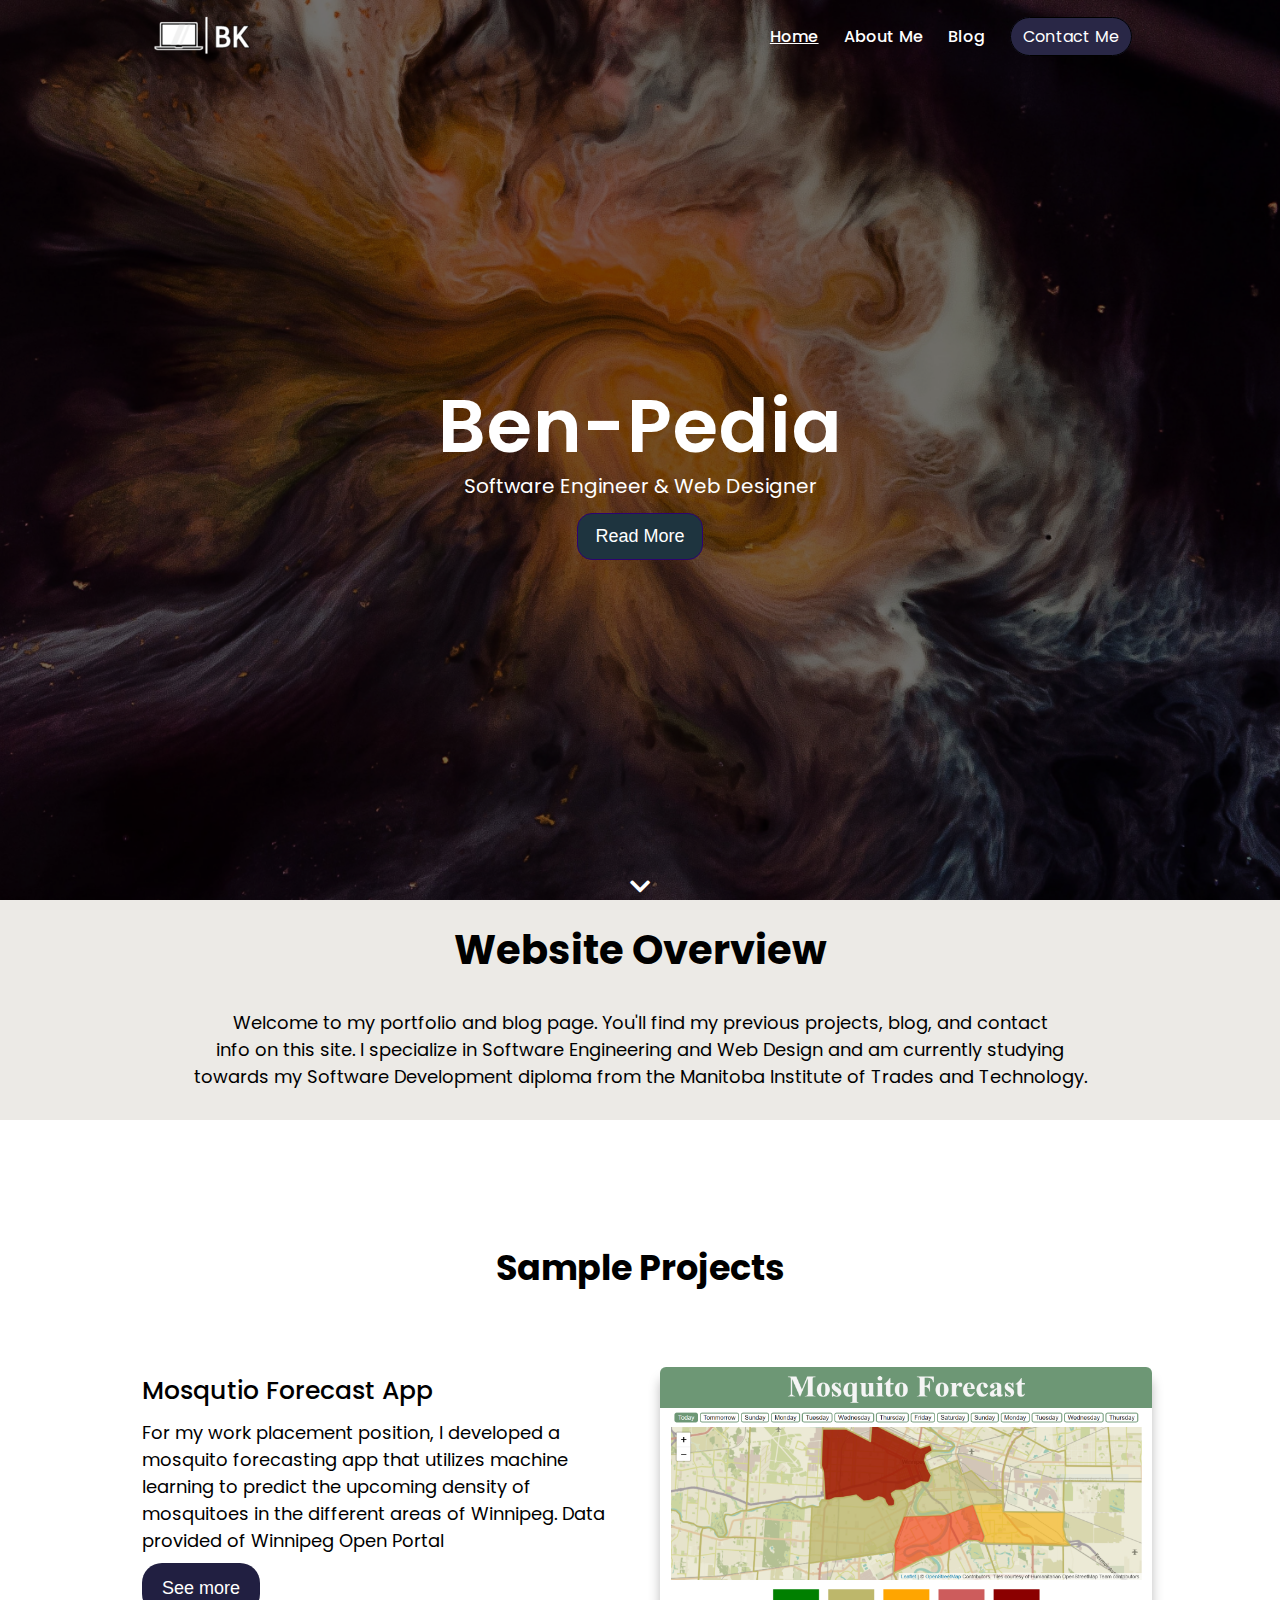
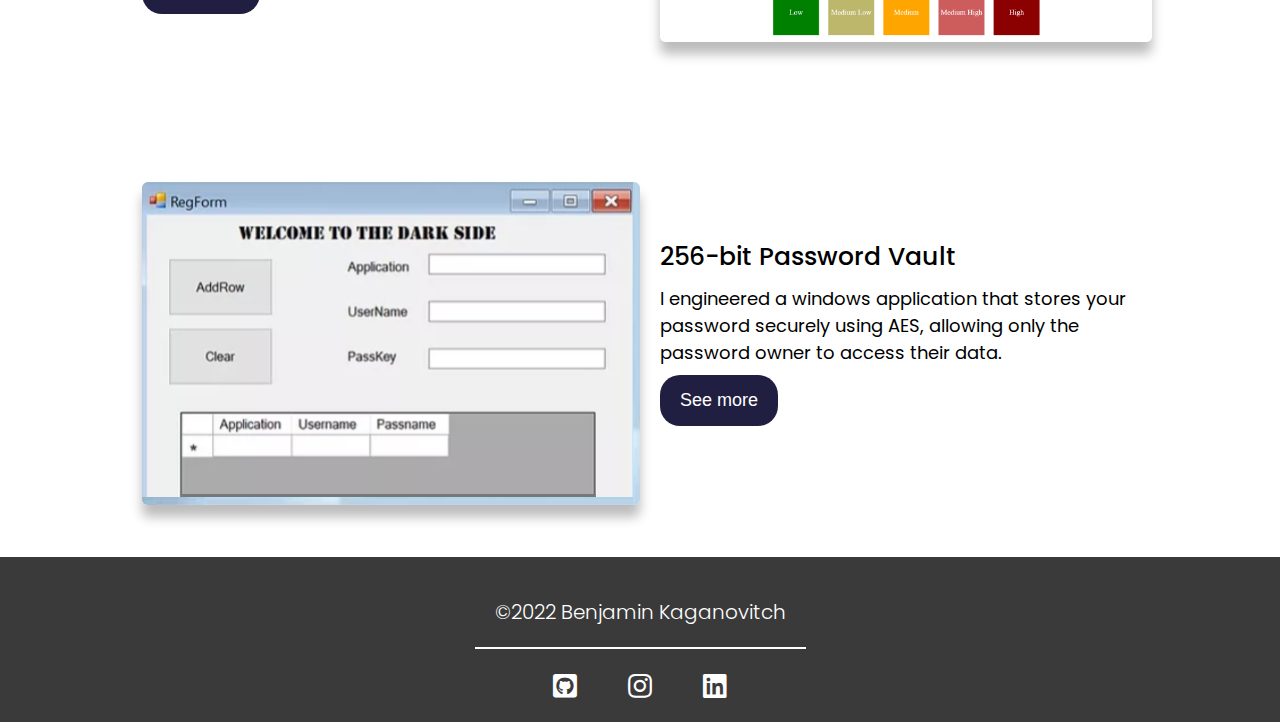
<file: blog-page/index.html>
<!DOCTYPE html>

<head>
  <meta charset="utf-8" />
  <meta name="viewport" content="width=device-width, initial-scale=1" />
  <meta name="keywords" content="Software Developer Benjamin Kaganovitch" lang="en"/>
  <link rel="shortcut icon" href="assets/img/ICONbig.png" type="image/x-icon" />
  <!--Name-->
  <title>Home</title>
  <link rel="shortcut icon" href="assets/img/Uppercase_letter_Y.png" type="image/x-icon" />
  <link rel="preconnect" href="https://fonts.googleapis.com" />
  <link rel="stylesheet" href="assets/style/index.css" media="all" />
  <link rel="preconnect" href="https://fonts.gstatic.com" crossorigin />
  
  <link rel="stylesheet" href="https://cdnjs.cloudflare.com/ajax/libs/font-awesome/5.9.0/css/all.min.css">
  <!--Font Awesome connection-->
  <link href="https://fonts.googleapis.com/css2?family=Poppins:wght@300;400;500;700&display=swap" rel="stylesheet" />
</head>

<body>
  <div class="wrapper">
    <div class="overlay">
      <div class="container">
        <header>
          <div class="websitetitle">
            <img src="assets/img/IndexNewSmall.png">
          </div>

          <nav>
            <ul>
              <li><a href="index.html" class="active"> Home</a></li>
              <li><a href="about-me.html"> About Me</a></li>
              <li><a href="BlogDisplay.html">Blog</a></li>
              <li><a href="contact-me.html" class="contact-me"> Contact Me</a></li>
            </ul>
          </nav>

          
          <div class="mobile-box"><p><i class=" fas fa-bars" title="Menu"></i></p></div>
        </header>
      </div>

      <div class="container herobanner">
        <div class="herotext">
          <h2>Ben-Pedia</h2>
          <h3>Software Engineer & Web Designer</h3>
          <button>Read More</button>
        </div>
      </div>

      <div class="container herofooter">
        <ul>
          <li><a target="_blank"> <i class="icon-anim fas fa-chevron-down"></i></a></li>
        </ul>
      </div>
    </div>

    <section id="openingsection">
      <div class="content">
        <div class="Pageheading"><h2>Website Overview</h2></div>
        <p class="opening-text">
          Welcome to my portfolio and blog page. You'll find my previous projects, blog, and contact<br>
          info on this site. I specialize in Software Engineering and Web Design and am currently studying<br>
          towards my Software Development diploma from the Manitoba Institute of Trades and Technology.
        </p>
      </div>
    </section>

    <br>
    <br>
    <br>
    <br>

    <div class="Pageheading"><h3>Sample Projects</h3></div>
    <section>
      <div class="row-container row">
        <div class="col col-md-6 col-lg-3">
          <div class="col-content">
            <div class="content">
              <h3>Mosqutio Forecast App</h3>
              <p>
                For my work placement position, I developed a mosquito forecasting app that utilizes machine learning to predict the upcoming density of mosquitoes in the different areas of Winnipeg. Data provided of Winnipeg Open Portal
              </p>
              <a href="https://mosquitoforecast.web.app/" target="_blank"><button>See more</button></a>
            </div>
          </div>
        </div>

        <div class="col col-md-6 col-lg-3">
          <div class="col-content">
            <div class="content">
              <img src="assets/img/Mosqutio-Project.png">
            </div>
          </div>
        </div>
      </div>
    </section>

    <br><br><br>

    <section>
      <div class="row-container row row-reverse">
        <div class="col col-md-6 col-lg-3">
          <div class="col-content">
            <div class="content">
              <img src="assets/img/EncryptPage.png">
            </div>
          </div>
        </div>

        <div class="col col-md-6 col-lg-3">
          <div class="col-content">
            <div class="content">
              <h3>256-bit Password Vault </h3>
              <p>I engineered a windows application that stores your password securely using AES, allowing only the password owner to access their data.</p>
              <a htef="https://www.youtube.com/watch?v=3QVuETBEK0E" target="_blank"><button>See more</button><a/>
            </div>
          </div>
        </div>
      </div>
    </section>
    <br>
      <footer>
        <div class="footer-container">
            <div class="footer-text">
                <h3>&#169;2022 Benjamin Kaganovitch</h3>
            </div>
            <div class="icons-1">
                <a href="https://github.com/BenjaminKaganovitch" target="_blank" style="color: white; text-decoration: none !important;"><i class="fab fa-github-square"></i></a>
                <a href="https://www.instagram.com/ben._______/" target="_blank" style="color: white; text-decoration: none !important;"><i class="fab fa-instagram"></i></a>
                <a href="https://www.linkedin.com/in/ben-kaganovitch-400608229/" target="_blank" style="color: white; text-decoration: none !important;"><i class="fab fa-linkedin"></i></a>
            </div>
        </div>
      </footer>
  </div>
</body>

</html>
</file>
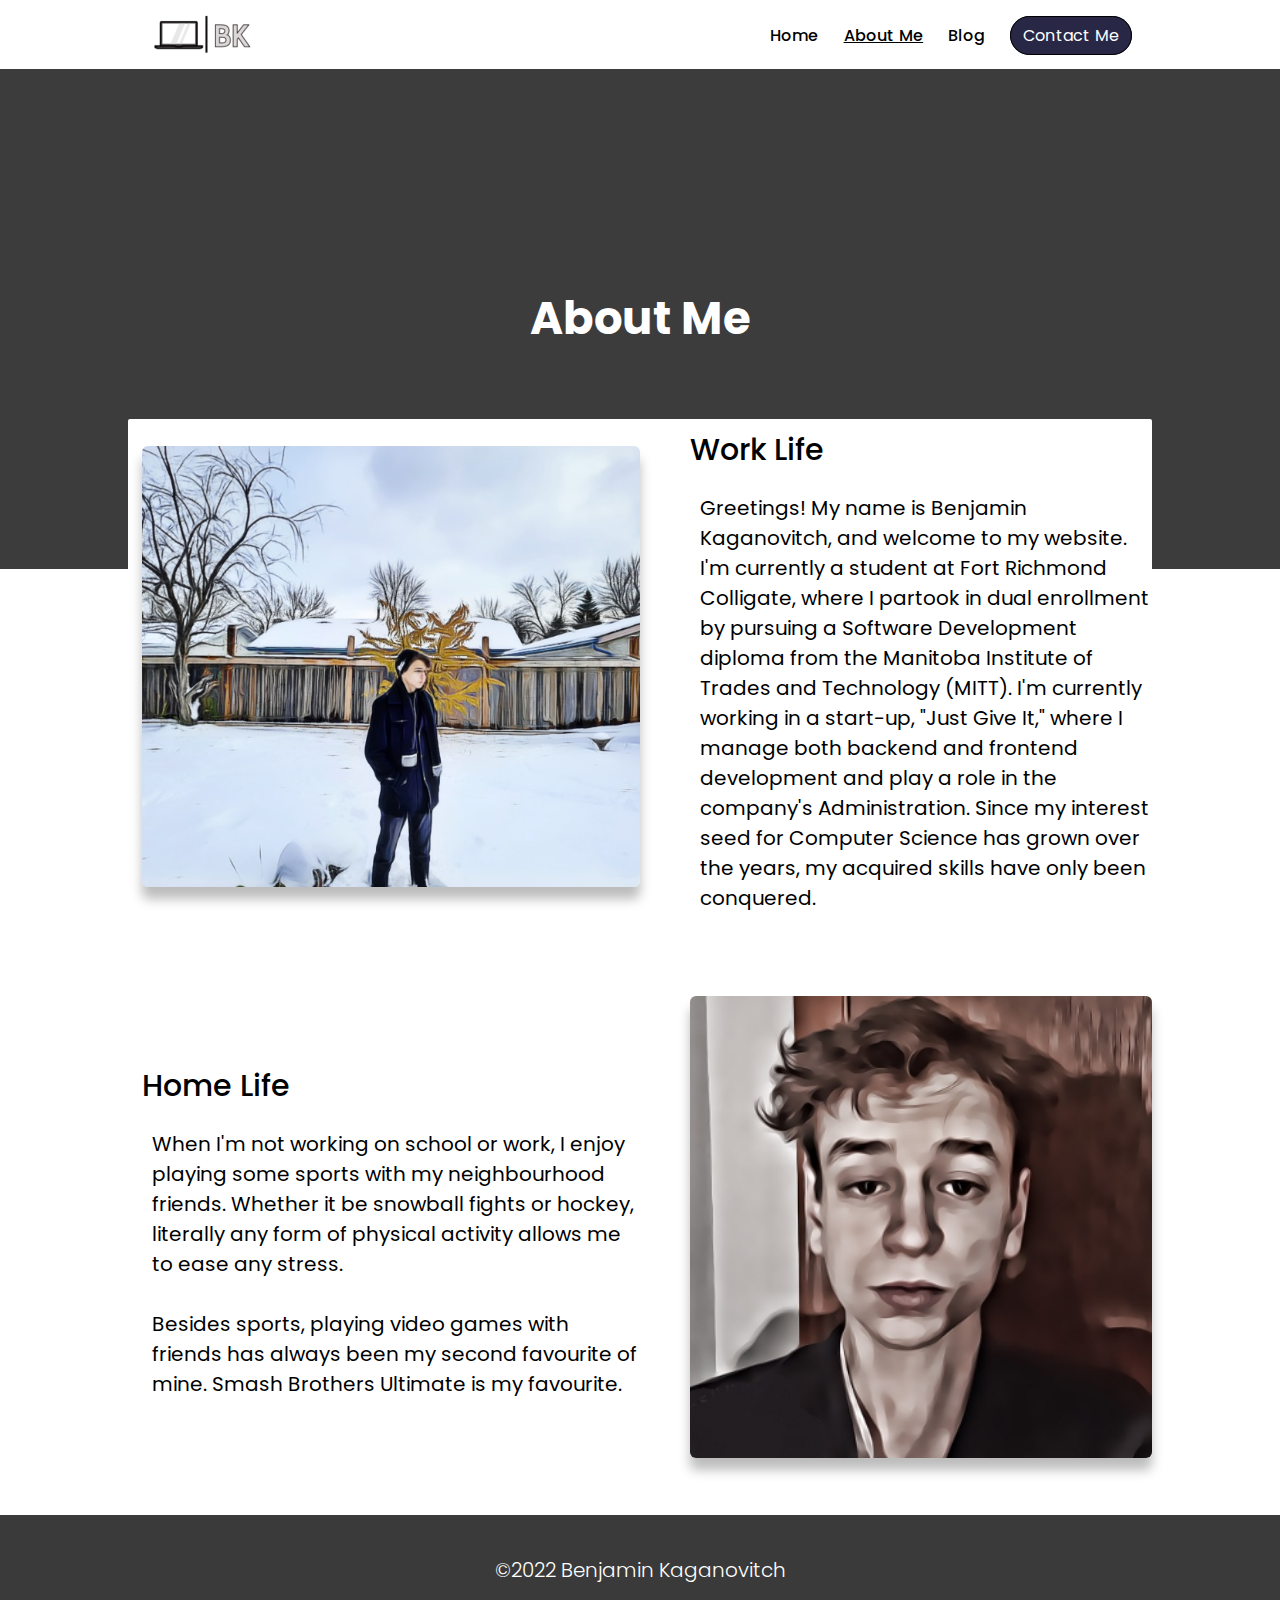
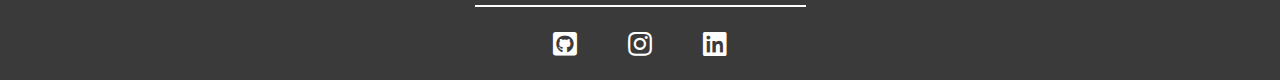
<file: blog-page/about-me.html>
<!DOCTYPE html>
    <head>
        <meta charset="utf-8" />
        <meta name="viewport" content="width=device-width, initial-scale=1" />
        <meta name="keywords" content="Web developer" lang="en" />

        <!--Name-->
        <title>About Me</title>
        <link rel="shortcut icon" href="assets/img/ICONbig.png" type="image/x-icon" />
        <link rel="stylesheet" href="assets/style/about-me.css" media="all" />
        <link rel="preconnect" href="https://fonts.googleapis.com" />
        <link rel="preconnect" href="https://fonts.gstatic.com" crossorigin />
        <link href="https://fonts.googleapis.com/css2?family=Poppins:wght@300;400;500;700&display=swap" rel="stylesheet" />
        
        <link rel="stylesheet" href="https://cdnjs.cloudflare.com/ajax/libs/font-awesome/5.9.0/css/all.min.css">
    <body>
        <div class="wrapper">
            <div class="container">
                <header>
                    <div class="websitetitle"><img src="assets/img/LogoDarkSmallNew.png"></div>
                    <nav>
                        <ul>
                            <li><a href="index.html"> Home</a></li>
                            <li><a href="about-me.html" class="active"> About Me</a></li>
                            <li><a href="BlogDisplay.html">Blog</a></li>
                            <li><a href="contact-me.html" class="contact-me"> Contact Me</a></li>
                        </ul>
                    </nav>
                    <div class="mobile-nav"><p><i class="fas fa-bars" title="Menu"></i></p></div>
                </header>
            </div>

            <div class="headerbanner ">
                <div class="overlay">
                    <div class="container">
                        <div class="headertext"><h2>About Me</h2></div>
                    </div>
                </div>
            </div>

            <section>
                <div class="row-container row row-reverse" id="row-reverse-1">
                    <div class="col col-md-6">
                        <div class="col-content">
                            <div class="content content-img"><img src="assets/img/Tree-Cartoon.jpg"></div>
                        </div>
                    </div>

                    <div class="col col-md-6 ">
                        <div class="col-content">
                            <div class="content">
                                <h3>Work Life</h3>
                                <p> 
                                    Greetings! My name is  Benjamin Kaganovitch, and welcome to my website. 
                                    I'm currently a student at Fort Richmond Colligate, where I partook in dual enrollment by pursuing a Software Development diploma from the Manitoba Institute of Trades and Technology (MITT).
                                    I'm currently working in a start-up, "Just Give It," where I manage both backend and frontend development and play a role in the company's Administration. 
                                    Since my interest seed for Computer Science has grown over the years, my acquired skills have only been conquered.
                                </p>
                            </div>
                        </div>
                    </div>
                </div>

                <br><br><br>

                <div class="row-container row row-reverse">
                    <div class="col col-md-6 ">
                        <div class="col-content">
                            <div class="content">
                                <h3>Home Life</h3>
                                <p> 
                                    When I'm not working on school or work, I enjoy playing some sports with my neighbourhood friends. Whether it be snowball fights or hockey, literally any form of physical activity allows me to ease any stress. 
                                    <br><br>
                                    Besides sports, playing video games with friends has always been my second favourite of mine. Smash Brothers Ultimate is my favourite.  
                                </p>
                            </div>
                        </div>
                    </div>
                    <div class="col col-md-6">
                        <div class="col-content">
                            <div class="content content-img"><img src="assets/img/About-me-pic2.jpg"></div>
                        </div>
                    </div>
                </div>
            </section>
            <br>
            <br>
            <footer>
                <div class="footer-container">
                    <div class="footer-text"><h3>&#169;2022 Benjamin Kaganovitch</h3></div>
                    <div class="icons-1">
                        <a href="https://github.com/BenjaminKaganovitch" target="_blank" style="color: white; text-decoration: none !important;"><i class="fab fa-github-square"></i></a>
                        <a href="https://www.instagram.com/ben._______/" target="_blank" style="color: white; text-decoration: none !important;"><i class="fab fa-instagram"></i></a>
                        <a href="https://www.linkedin.com/in/ben-kaganovitch-400608229/" target="_blank" style="color: white; text-decoration: none !important;"><i class="fab fa-linkedin"></i></a>
                    </div>
                </div>
            </footer>
        </div>
    </body>
</html>
</file>
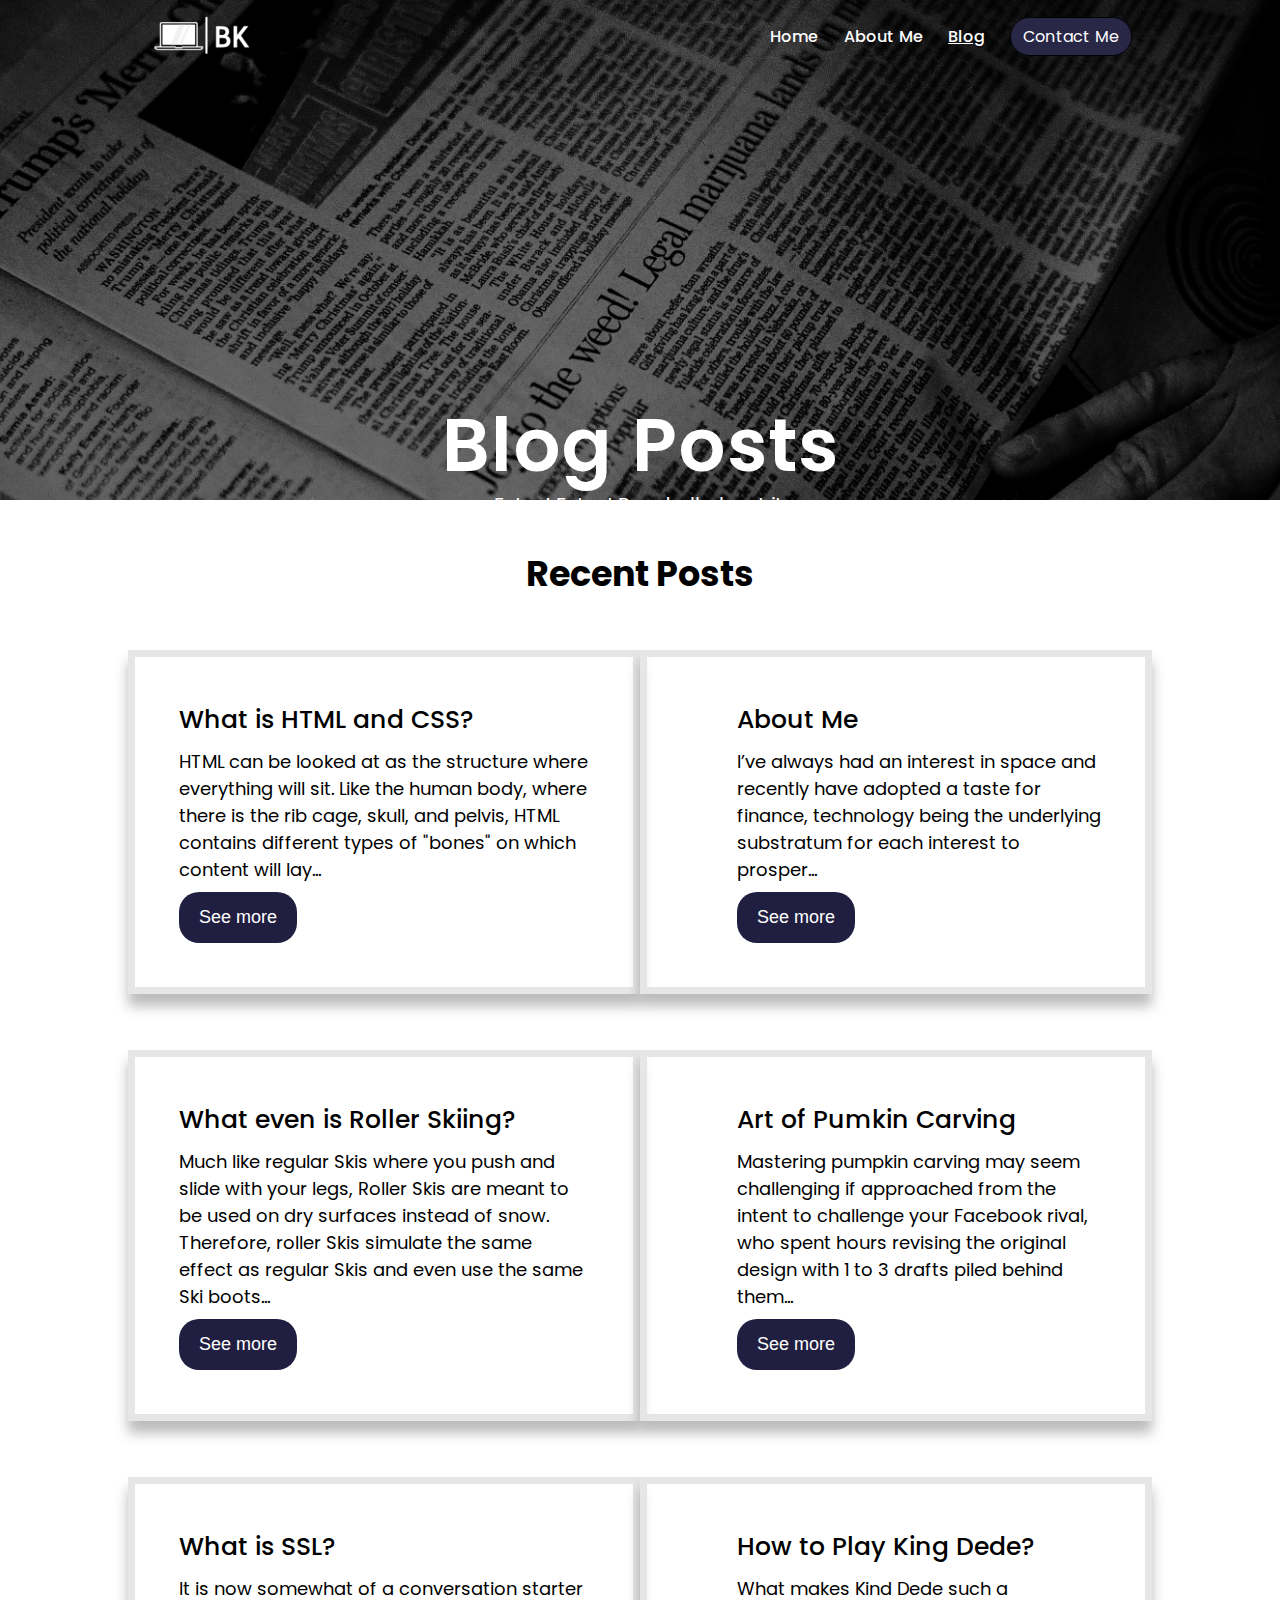
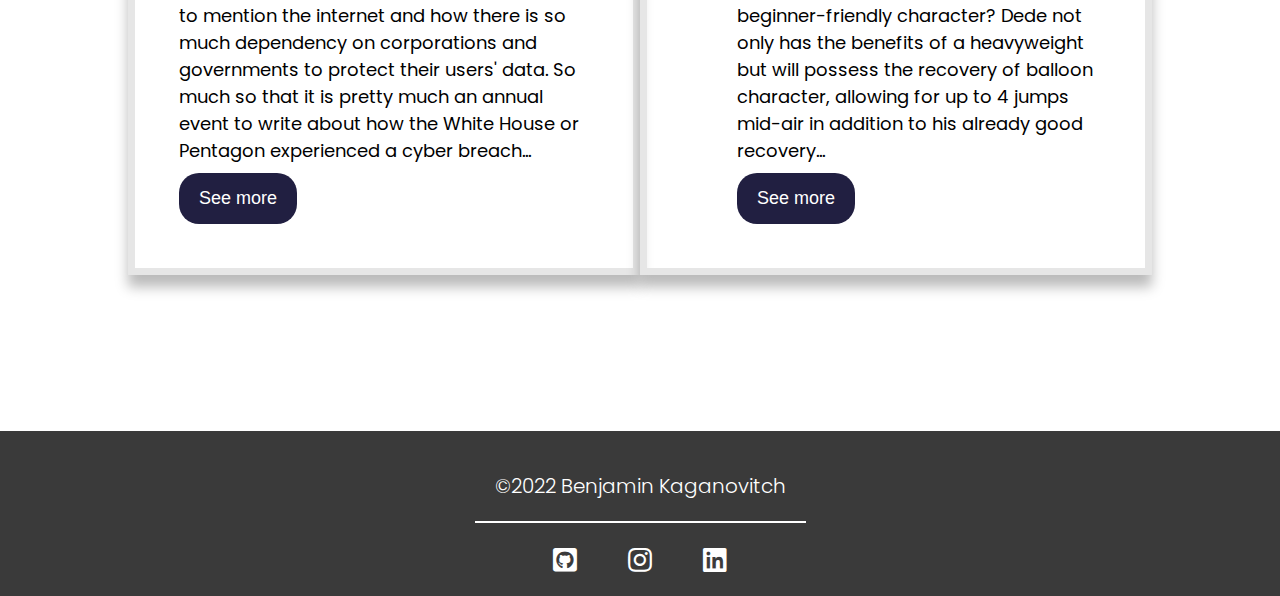
<file: blog-page/BlogDisplay.html>
<!DOCTYPE html>

<head>
  <meta charset="utf-8" />
  <meta name="viewport" content="width=device-width, initial-scale=1" />
  <meta name="keywords" content="Software Developer Benjamin Kaganovitch" lang="en"/>
  <link rel="shortcut icon" href="assets/img/ICONbig.png" type="image/x-icon" />
  <!--Name-->
  <title>Home</title>
  <link rel="shortcut icon" href="assets/img/Uppercase_letter_Y.png" type="image/x-icon" />
  <link rel="preconnect" href="https://fonts.googleapis.com" />
  <link rel="stylesheet" href="assets/style/BlogDisplayPage.css" media="all" />
  <link rel="preconnect" href="https://fonts.gstatic.com" crossorigin />
  
  <link rel="stylesheet" href="https://cdnjs.cloudflare.com/ajax/libs/font-awesome/5.9.0/css/all.min.css">
  <!--Font Awesome connection-->
  <link href="https://fonts.googleapis.com/css2?family=Poppins:wght@300;400;500;700&display=swap" rel="stylesheet" />
</head>

<body>
  <div class="wrapper">
    <div class="overlay">
      <div class="container">
        <header>
          <div class="websitetitle">
            <img src="assets/img/IndexNewSmall.png">
          </div>

          <nav>
            <ul>
              <li><a href="index.html"> Home</a></li>
              <li><a href="about-me.html"> About Me</a></li>
              <li><a href="BlogDisplay.html"class="active">Blog</a></li>
              <li><a href="contact-me.html" class="contact-me"> Contact Me</a></li>
            </ul>
          </nav>

        </header>
      </div>
      <div class="container herobanner">
        <div class="herotext">
          <h2>Blog Posts</h2>
          <h3>Extra! Extra! Read all about it.</h3>
        </div>
      </div>
    </div>


    <div class="Pageheading"><h3>Recent Posts</h3></div>
    <br>
    <br>
    <section>
      <div class="row-container row">
        <div class="col col-md-6 col-lg-3">
          <div class="col-content">
            <div class="content">
              <h3>What is HTML and CSS?</h3>
              <p>
                HTML can be looked at as the structure where everything will sit. Like the human body, where there is the rib cage, skull, and pelvis, HTML contains different types of "bones" on which content will lay...
              </p>
              <a href="../HTML-Final_Project/bogposts/HTML&CSS.html"><button>See more</button></a>
            </div>
          </div>
        </div>

        <div class="col col-md-6 col-lg-3">
          <div class="col-content">
            <div class="content">
              <h3>About Me</h3>
              <p>
                I’ve always had an interest in space and recently have adopted a taste for finance, technology being the underlying substratum for each interest to prosper...
              </p>
              <a href="../HTML-Final_Project/bogposts/AboutMe.html"><button>See more</button></a>
            </div>
          </div>
        </div>
      </div>
    </section>
    <section>
      <div class="row-container row">
        <div class="col col-md-6 col-lg-3">
          <div class="col-content">
            <div class="content">
              <h3>What even is Roller Skiing?</h3>
              <p>
                Much like regular Skis where you push and slide with your legs, Roller Skis are meant to be used on dry surfaces instead of snow. Therefore, roller Skis simulate the same effect as regular Skis and even use the same Ski boots...
                
              </p>
              <a href="../HTML-Final_Project/bogposts/RollerSki.html"><button>See more</button></a>
            </div>
          </div>
        </div>

        <div class="col col-md-6 col-lg-3">
          <div class="col-content">
            <div class="content">
              <h3>Art of Pumkin Carving</h3>
              <p>
                Mastering pumpkin carving may seem challenging if approached from the intent to challenge your Facebook rival, who spent hours revising the original design with 1 to 3 drafts piled behind them...
              </p>
              <a href="../HTML-Final_Project/bogposts/PumkinCarving.html"><button>See more</button></a>
            </div>
          </div>
        </div>
      </div>
    </section>
    <section>
      <div class="row-container row">
        <div class="col col-md-6 col-lg-3">
          <div class="col-content">
            <div class="content">
              <h3>What is SSL?</h3>
              <p>
                It is now somewhat of a conversation starter to mention the internet and how there is so much dependency on corporations and governments to protect their users' data. So much so that it is pretty much an annual event to write about how the White House or Pentagon experienced a cyber breach...
              </p>
              <a href="../HTML-Final_Project/bogposts/SSLartical.html"><button>See more</button></a>
            </div>
          </div>
        </div>

        <div class="col col-md-6 col-lg-3">
          <div class="col-content">
            <div class="content">
              <h3>How to Play King Dede?</h3>
              <p>
                What makes Kind Dede such a beginner-friendly character? Dede not only has the benefits of a heavyweight but will possess the recovery of balloon character, allowing for up to 4 jumps mid-air in addition to his already good recovery...
              </p>
              <a href="../HTML-Final_Project/bogposts/SmashBrosHowTo.html"><button>See more</button></a>
            </div>
          </div>
        </div>
      </div>
    </section>

    <br><br><br>
    



    <br>
      <footer>
        <div class="footer-container">
            <div class="footer-text">
                <h3>&#169;2022 Benjamin Kaganovitch</h3>
            </div>
            <div class="icons-1">
              <a href="https://github.com/BenjaminKaganovitch" target="_blank" style="color: white; text-decoration: none !important;"><i class="fab fa-github-square"></i></a>
              <a href="https://www.instagram.com/ben._______/" target="_blank" style="color: white; text-decoration: none !important;"><i class="fab fa-instagram"></i></a>
              <a href="https://www.linkedin.com/in/ben-kaganovitch-400608229/" target="_blank" style="color: white; text-decoration: none !important;"><i class="fab fa-linkedin"></i></a>
            </div>
        </div>
      </footer>
  </div>
</body>

</html>
</file>
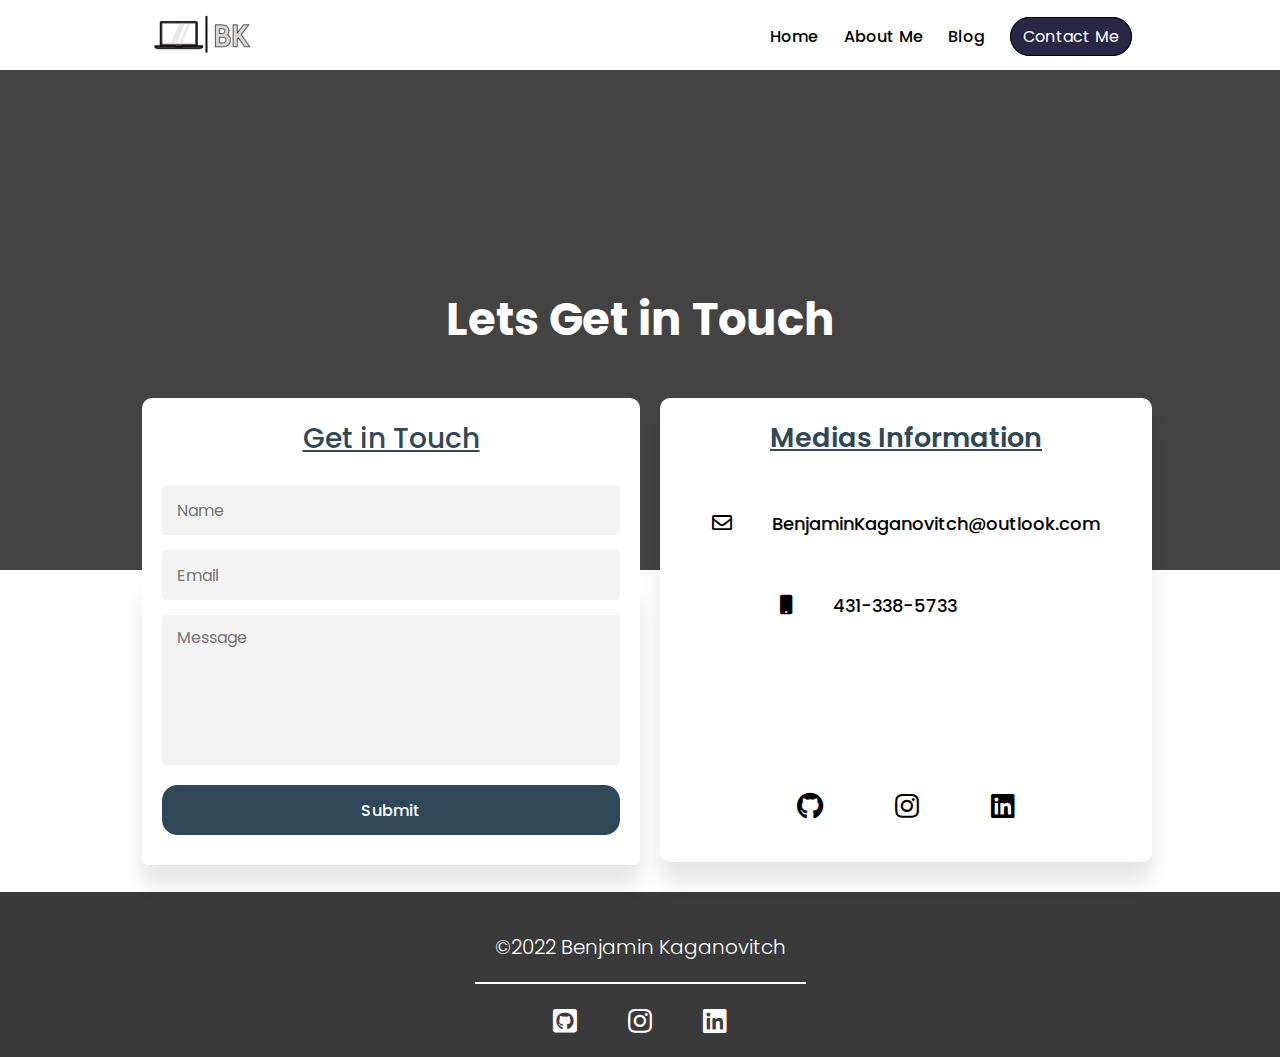
<file: blog-page/contact-me.html>
<!DOCTYPE html>

<head>
  <meta charset="utf-8" />
  <meta name="viewport" content="width=device-width, initial-scale=1" />
  <meta name="description" content="Benjamin Kaganovitch Portfolio" />

  <title>Contact Me</title>

  <link rel="shortcut icon" href="assets/img/ICONbig.png" type="image/x-icon" />
  <link rel="stylesheet" href="assets/style/contact-me.css" media="all" />
  <link rel="preconnect" href="https://fonts.googleapis.com" />
  <link rel="preconnect" href="https://fonts.gstatic.com" crossorigin />
  <link href="https://fonts.googleapis.com/css2?family=Poppins:wght@300;400;500;700&display=swap" rel="stylesheet" />

  <link rel="stylesheet" href="https://cdnjs.cloudflare.com/ajax/libs/font-awesome/5.9.0/css/all.min.css">

</head>

<body>
  <div class="wrapper">
    <div class="container">

      <header>
        <div class="websiteLogo">
          <img src="assets/img/LogoDarkSmallNew.png">
        </div>

        <nav>
          <ul>
            <li><a href="index.html"> Home</a></li>
            <li><a href="about-me.html"> About Me</a></li>
            <li><a href="BlogDisplay.html">Blog</a></li>
            <li><a href="contact-me.html" class="contact-me"> Contact Me</a></li>
          </ul>
        </nav>



        <div class="mobile-cointainer">
          <p><i class="fas fa-bars" title="Menu"></i></p>
        </div>

      </header>
    </div>

    <div class="headerbanner ">
      <div class="overlay">
        <div class="container">
          <div class="Opening-heading">
            <h2>Lets Get in Touch</h2>
          </div>
        </div>
      </div>
    </div>

    <section>
      <div class="row-container row">
        

        <div class="col col-md-6 ">
          <div class="col-content">
            <div class="content">
              <div class="form">
                <h2><u>Get in Touch</u></h2>
                <form method="POST" action="#" name="registration">
                  <input type="text" placeholder="Name" name="first_name"  required>
                  <input type="email"  placeholder="Email" name="email" required>
                  <textarea id="message" maxlength="700" rows="6" placeholder="Message" required></textarea>
                </form>
                <div>
                  <input value="Submit" type="Submit" onclick="explainFUNC()">
                </div>
              </div>
            </div>
          </div>
        </div>
        <!--Creates the socials  content: insta, gtihub, email, linkedin-->
        <div class="col col-md-6">
          <div class=" col-content-ns">
            <div class="content">
              <div class="contact-info">
                <h2><u>Medias Information</u></h2>
                <div class="Myemail-cointainer">
                  <i class="far fa-envelope"></i>
                  <h4>BenjaminKaganovitch@outlook.com</h4>
                </div>
                <div class="MyPhoneNumber-cointainer">
                  <i class="fas fa-mobile"></i>
                  <h4>431-338-5733</h4>
                </div>
                <div class="FA-icon-cointainer">
                  <ul>
                    <li><a href="#" target="_blank"> <i class="fab fa-github"></i></a></li>
                    <li><a href="#" target="_blank"><i class="fab fa-instagram"></i></a></li>
                    <li><a href="#" target="_blank"> <i class="fab fa-linkedin"></i></a></li>
                  </ul>
                </div>
              </div>
            </div>
          </div>
        </div>

      </div>
    </section>

    <footer>
      <div class="footer-container">
          <div class="footer-text">
              <h3>&#169;2022 Benjamin Kaganovitch</h3>
          </div>
          <div class="icons-1">
            <a href="https://github.com/BenjaminKaganovitch" target="_blank" style="color: white; text-decoration: none !important;"><i class="fab fa-github-square"></i></a>
            <a href="https://www.instagram.com/ben._______/" target="_blank" style="color: white; text-decoration: none !important;"><i class="fab fa-instagram"></i></a>
            <a href="https://www.linkedin.com/in/ben-kaganovitch-400608229/" target="_blank" style="color: white; text-decoration: none !important;"><i class="fab fa-linkedin"></i></a>
          </div>
      </div>
    </footer>
    <!-- wrapper div -->
  </div>
</body>

</html>

<script>
  function explainFUNC() {
    alert("Sorry, email field for visual demonstration purposes only.");
  }
</script>
</file>
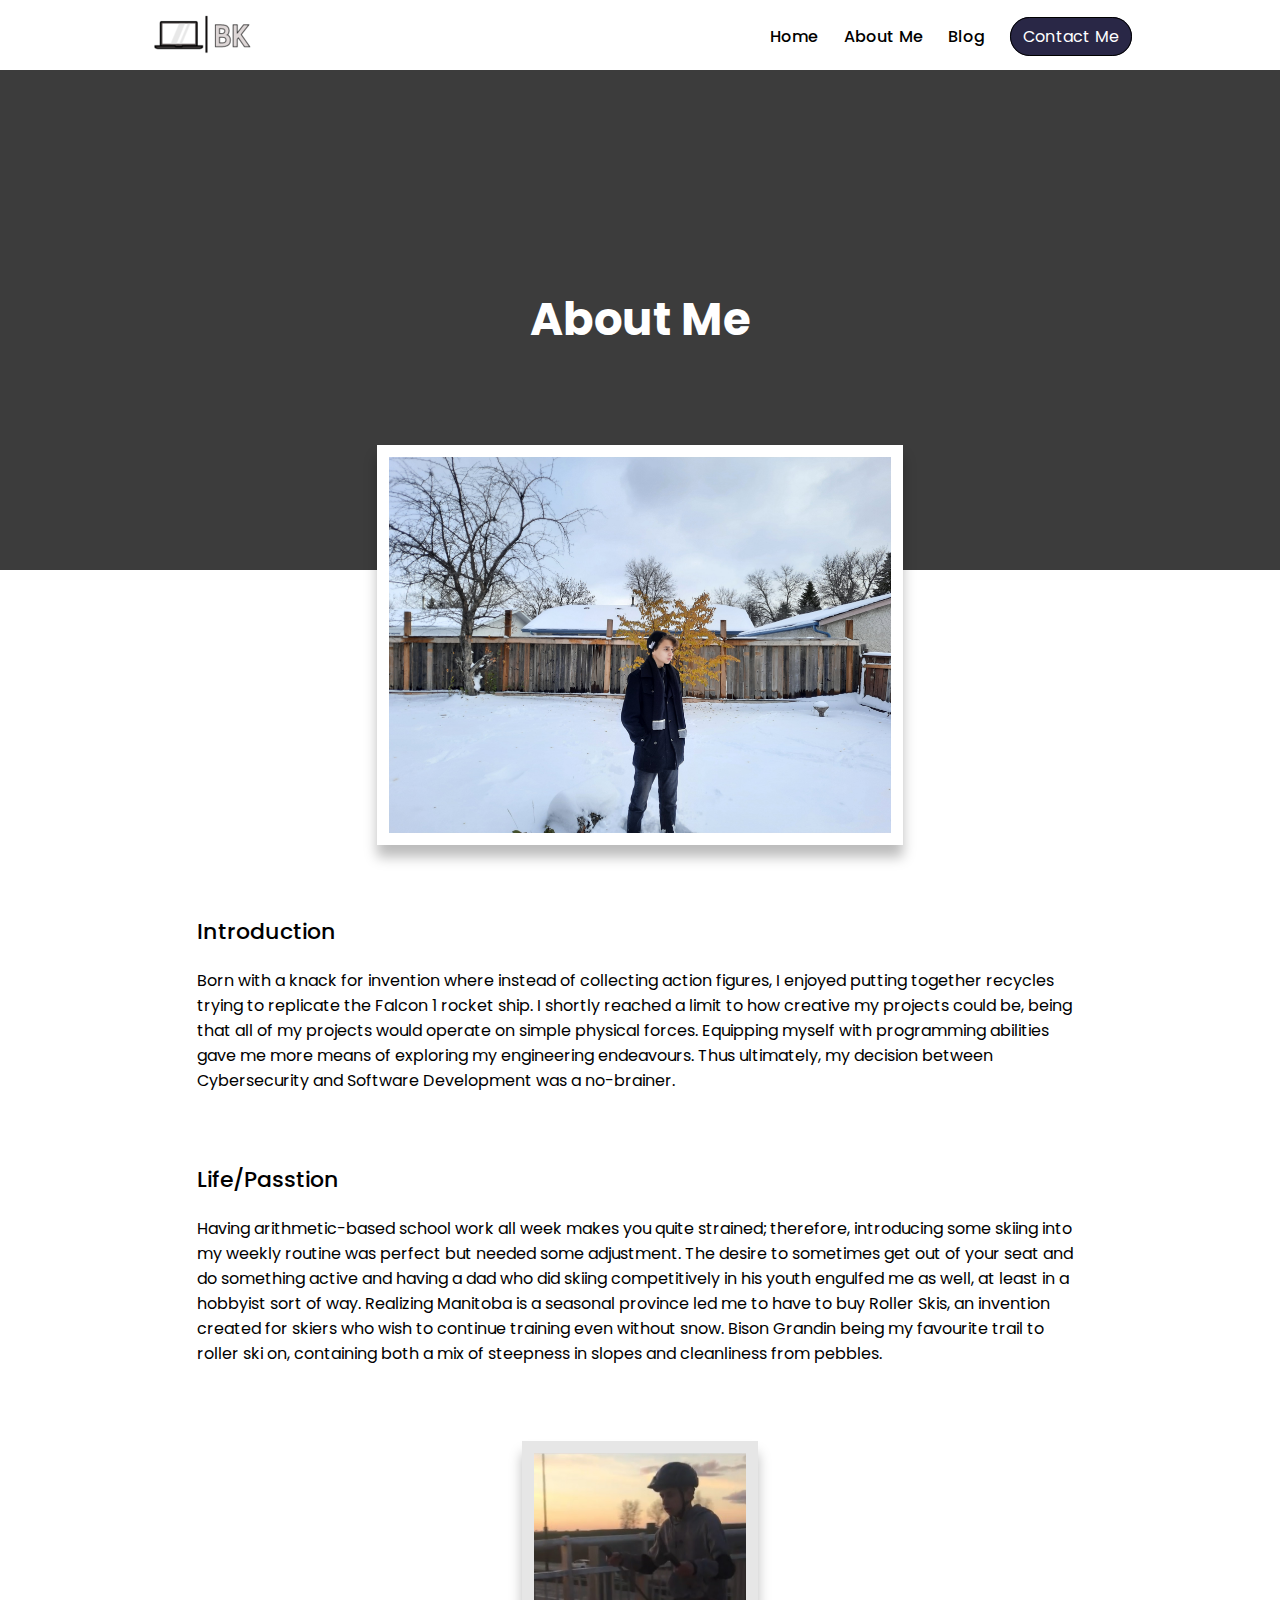
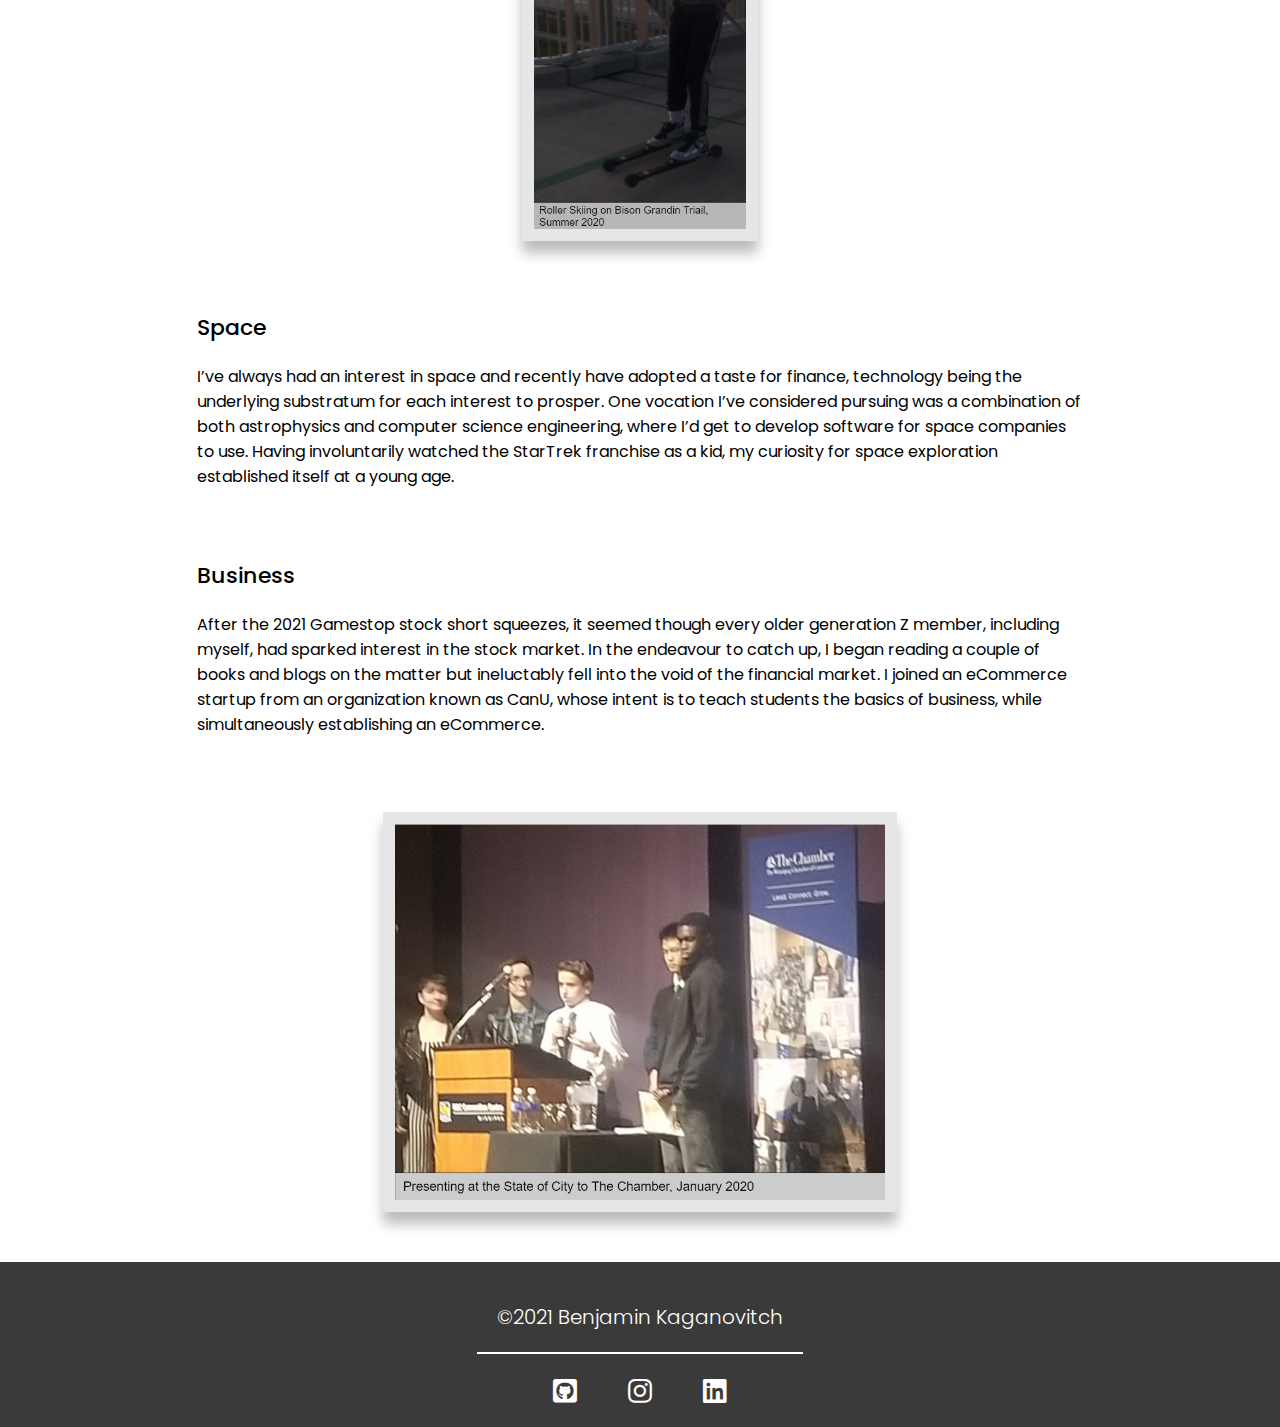
<file: blog-page/bogposts/AboutMe.html>
<!DOCTYPE html>

<head>
    <title>Article</title>
    <meta charset="utf-8" />
    <link href="https://fonts.googleapis.com/css2?family=Poppins:wght@300;400;500;700&display=swap" rel="stylesheet" />
    <link rel="stylesheet" href="https://cdnjs.cloudflare.com/ajax/libs/font-awesome/5.9.0/css/all.min.css">
    <meta name="viewport" content="width=device-width, initial-scale=1"/>
    <meta name="keywords" content="Benjamin Kaganovitch Portfolio" lang="en"/>
    <link rel="preconnect" href="https://fonts.gstatic.com" crossorigin />
    <link rel="shortcut icon" href="assets/img/ICONbig.png"/>
    <link rel="stylesheet" href="../assets/style/article.css" media="all" />
    <link rel="preconnect" href="https://fonts.googleapis.com"/>
</head>

<body>
    <div class="wrapper">
        <div class="container">
            <header>
                <div class="websiteLogo">
                    <div class="websitetitle"><img src="../assets/img/LogoDarkSmallNew.png"></div>
                </div>
                <nav>
                    <ul>
                        <li><a href="../index.html"> Home</a></li>
                        <li><a href="../about-me.html"> About Me</a></li>
                        <li><a href="../BlogDisplay.html"class="active">Blog</a></li>
                        <li><a href="../contact-me.html" class="contact-me"> Contact Me</a></li>
                    </ul>
                </nav>

                <div class="mobile-nav"><p><i class="fas fa-bars" title="Menu"></i></p></div>
            </header>
        </div>
        
        <div class="headerbanner ">
            <div class="overlay">
                <div class="container">
                    <div class="OpeningHeader">
                        <h2>About Me</h2>
                    </div>
                </div>
            </div>
        </div>
        <div class="container">
            <div class="img-container1">
                <img src="../assets/img/ArticalImages/About Me/20211112_143034.jpg">
            </div>


            <div class="text-align">
                <h4>Introduction</h4>
                <p> 
                    Born with a knack for invention where instead of collecting action figures, I enjoyed putting together recycles trying to replicate the Falcon 1 rocket ship. I shortly reached a limit to how creative my projects could be, being that all of my projects would operate on simple physical forces. Equipping myself with programming abilities gave me more means of exploring my engineering endeavours. Thus ultimately, my decision between Cybersecurity and Software Development was a no-brainer. 
                </p>

                <h4>Life/Passtion</h4>
                <p>
                    Having arithmetic-based school work all week makes you quite strained; therefore, introducing some skiing into my weekly routine was perfect but needed some adjustment. The desire to sometimes get out of your seat and do something active and having a dad who did skiing competitively in his youth engulfed me as well, at least in a hobbyist sort of way. Realizing Manitoba is a seasonal province led me to have to buy Roller Skis, an invention created for skiers who wish to continue training even without snow. Bison Grandin being my favourite trail to roller ski on, containing both a mix of steepness in slopes and cleanliness from pebbles.
                </p>

                <div class="img-container"><img src="../assets/img/ArticalImages/About Me/RollerSkiing.jpg"></div>

                <h4>Space</h4>
                <p> 
                    I’ve always had an interest in space and recently have adopted a taste for finance, technology being the underlying substratum for each interest to prosper. One vocation I’ve considered pursuing was a combination of both astrophysics and computer science engineering, where I’d get to develop software for space companies to use. Having involuntarily watched the StarTrek franchise as a kid, my curiosity for space exploration established itself at a young age.
                </p>
                <h4>Business</h4>
                <p> 
                    After the 2021 Gamestop stock short squeezes, it seemed though every older generation Z member, including myself, had sparked interest in the stock market. In the endeavour to catch up, I began reading a couple of books and blogs on the matter but ineluctably fell into the void of the financial market. I joined an eCommerce startup from an organization known as CanU, whose intent is to teach students the basics of business, while simultaneously establishing an eCommerce. 
                </p>
                <div class="img-container"><img src="../assets/img/ArticalImages/About Me/StateOFTheCity.jpg"></div>
            </div>
        </div>
        <br>
        <br>


        <footer>
            <div class="footer-container">
                <div class="footer-text"><h3>&#169;2021 Benjamin Kaganovitch</h3></div>
                <div class="icons-1">
                    <a><i class="fab fa-github-square"></i></a>
                    <a><i class="fab fa-instagram"></i></a>
                    <a><i class="fab fa-linkedin"></i></a>
                </div>
            </div>
         </footer>
    </div>
</body>

</html>
</file>
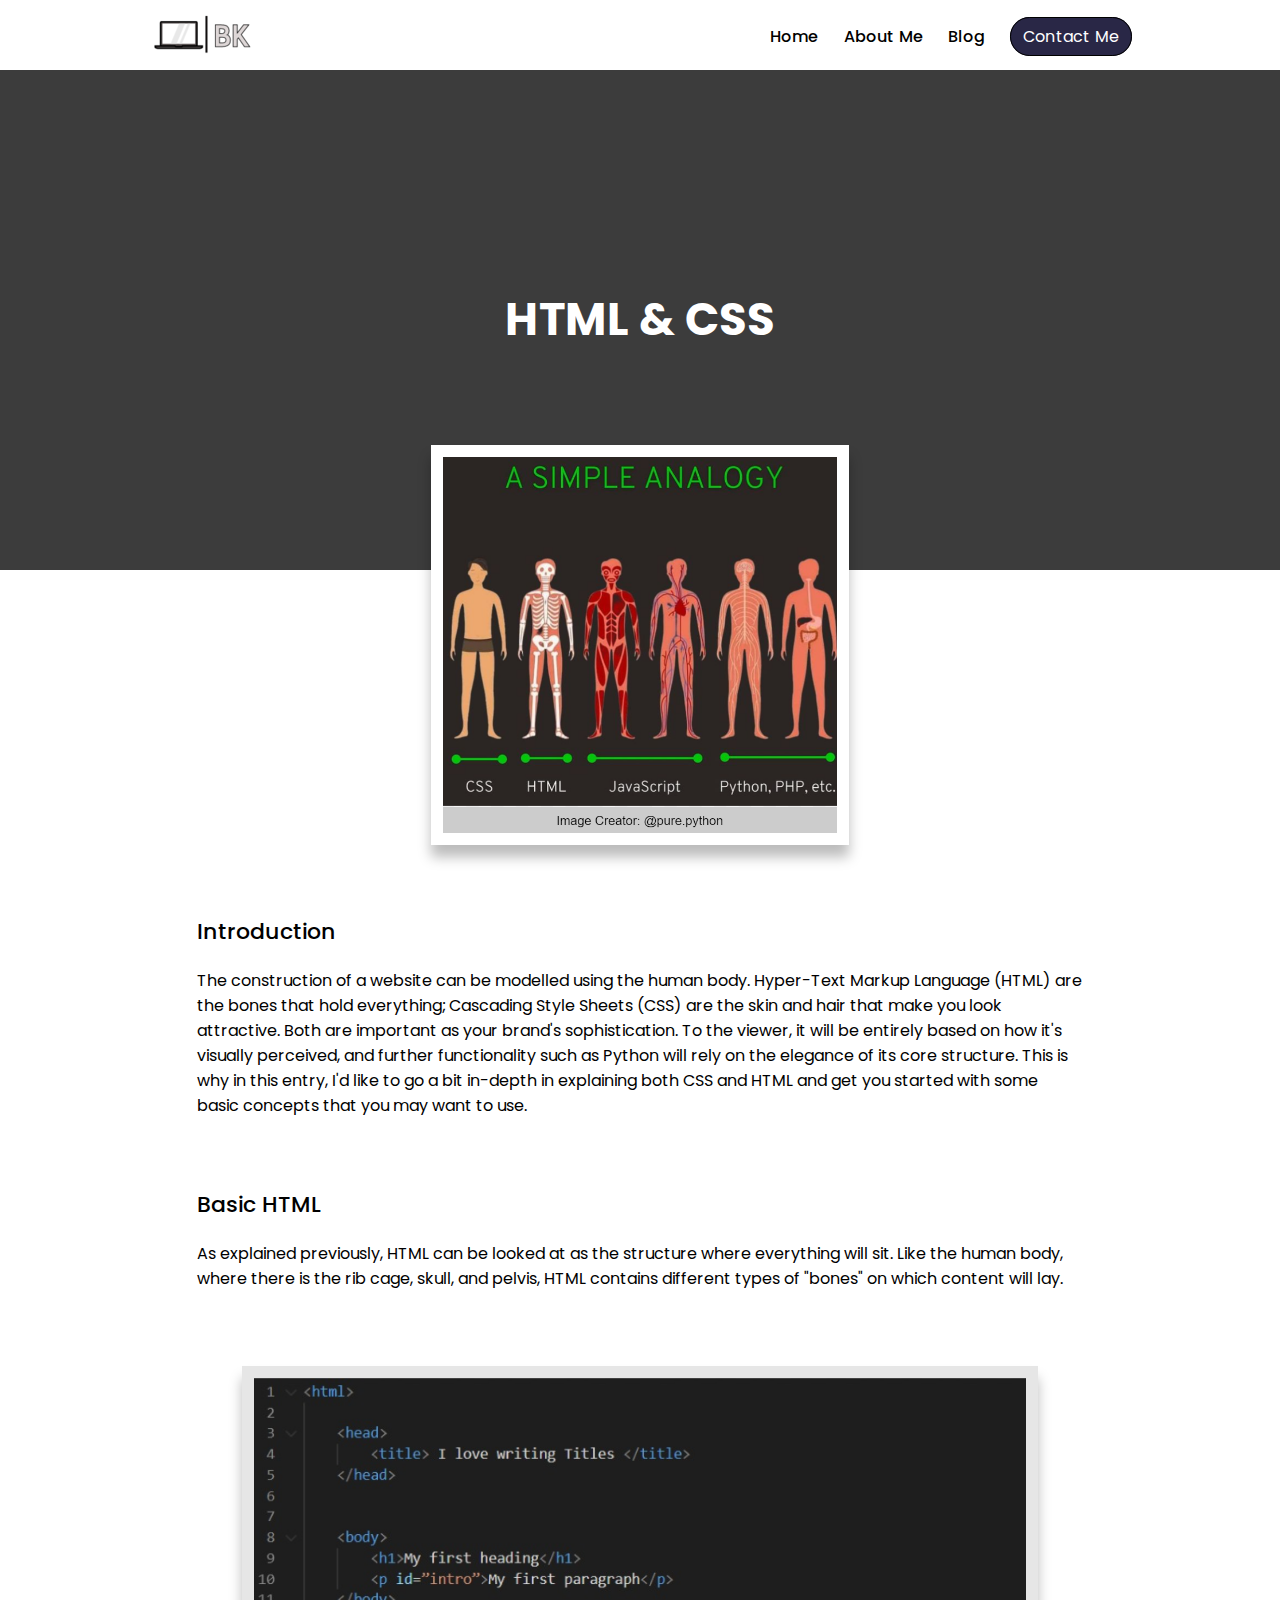
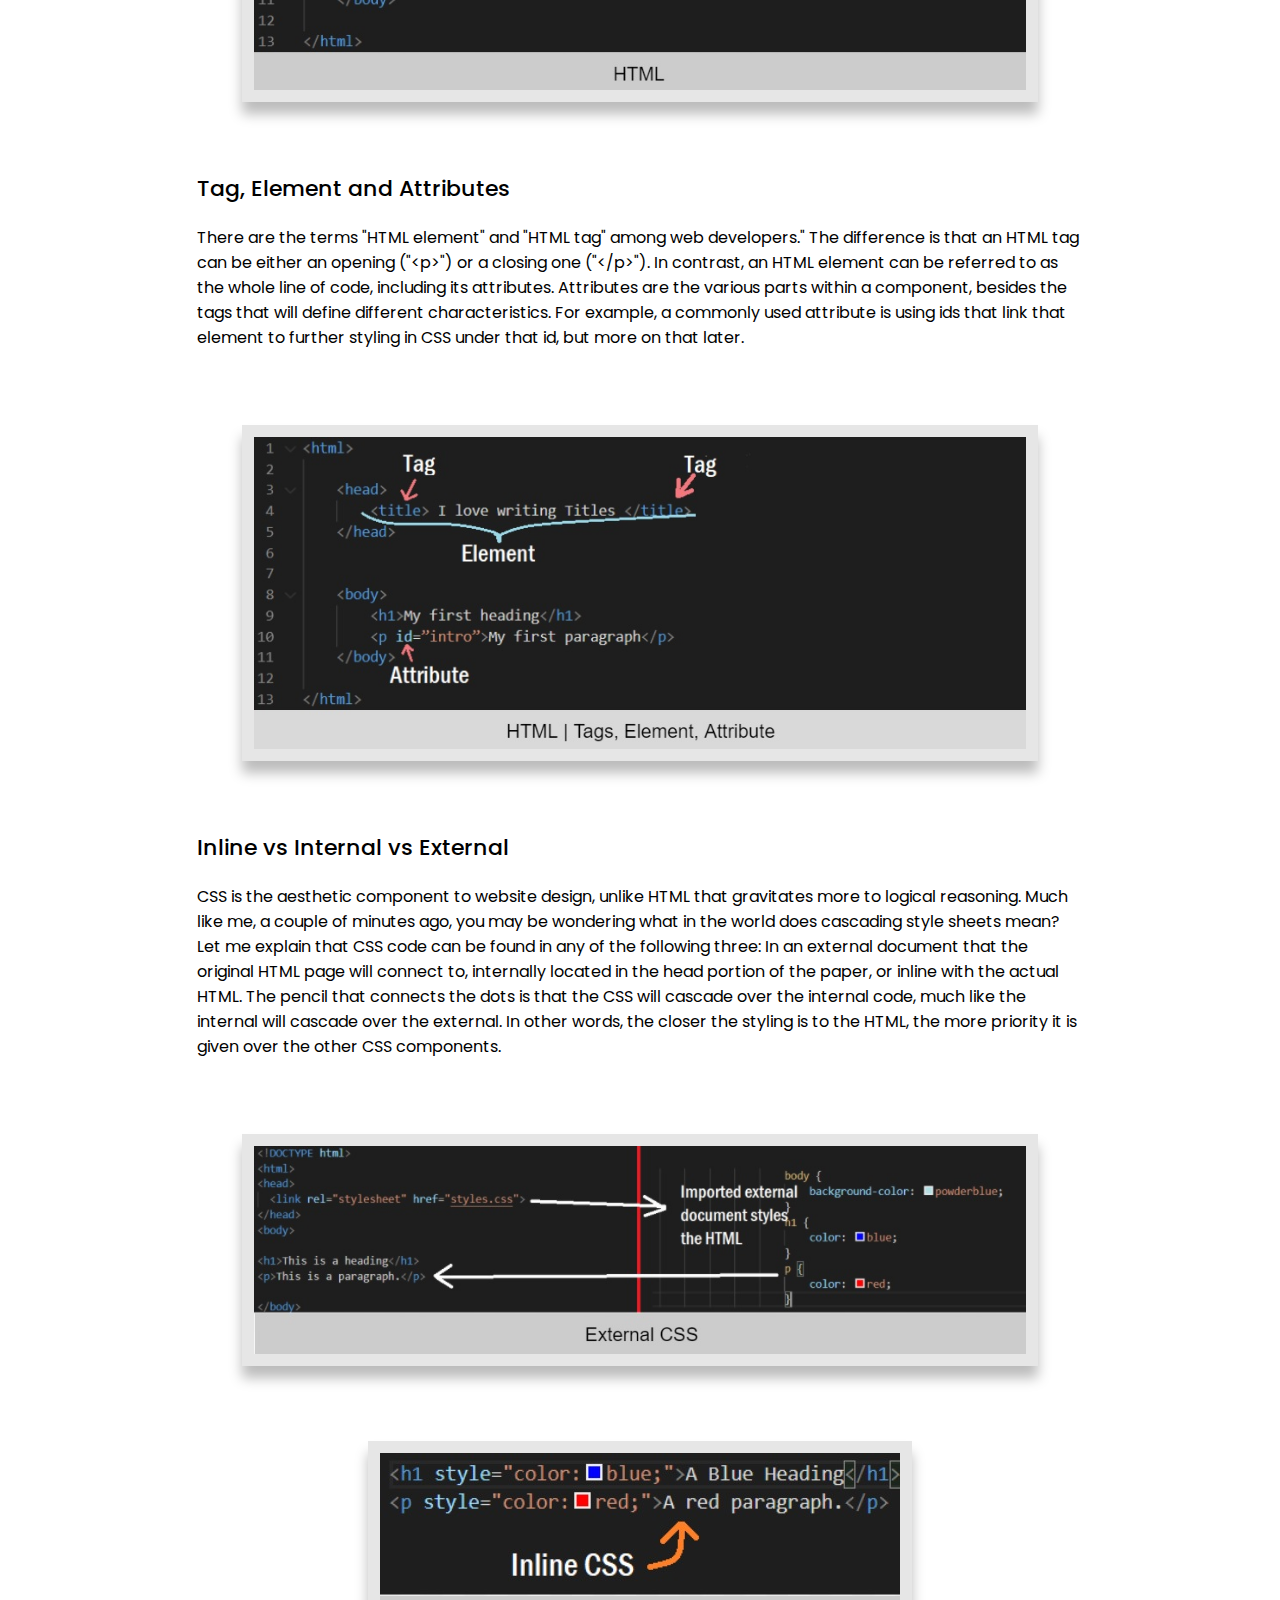
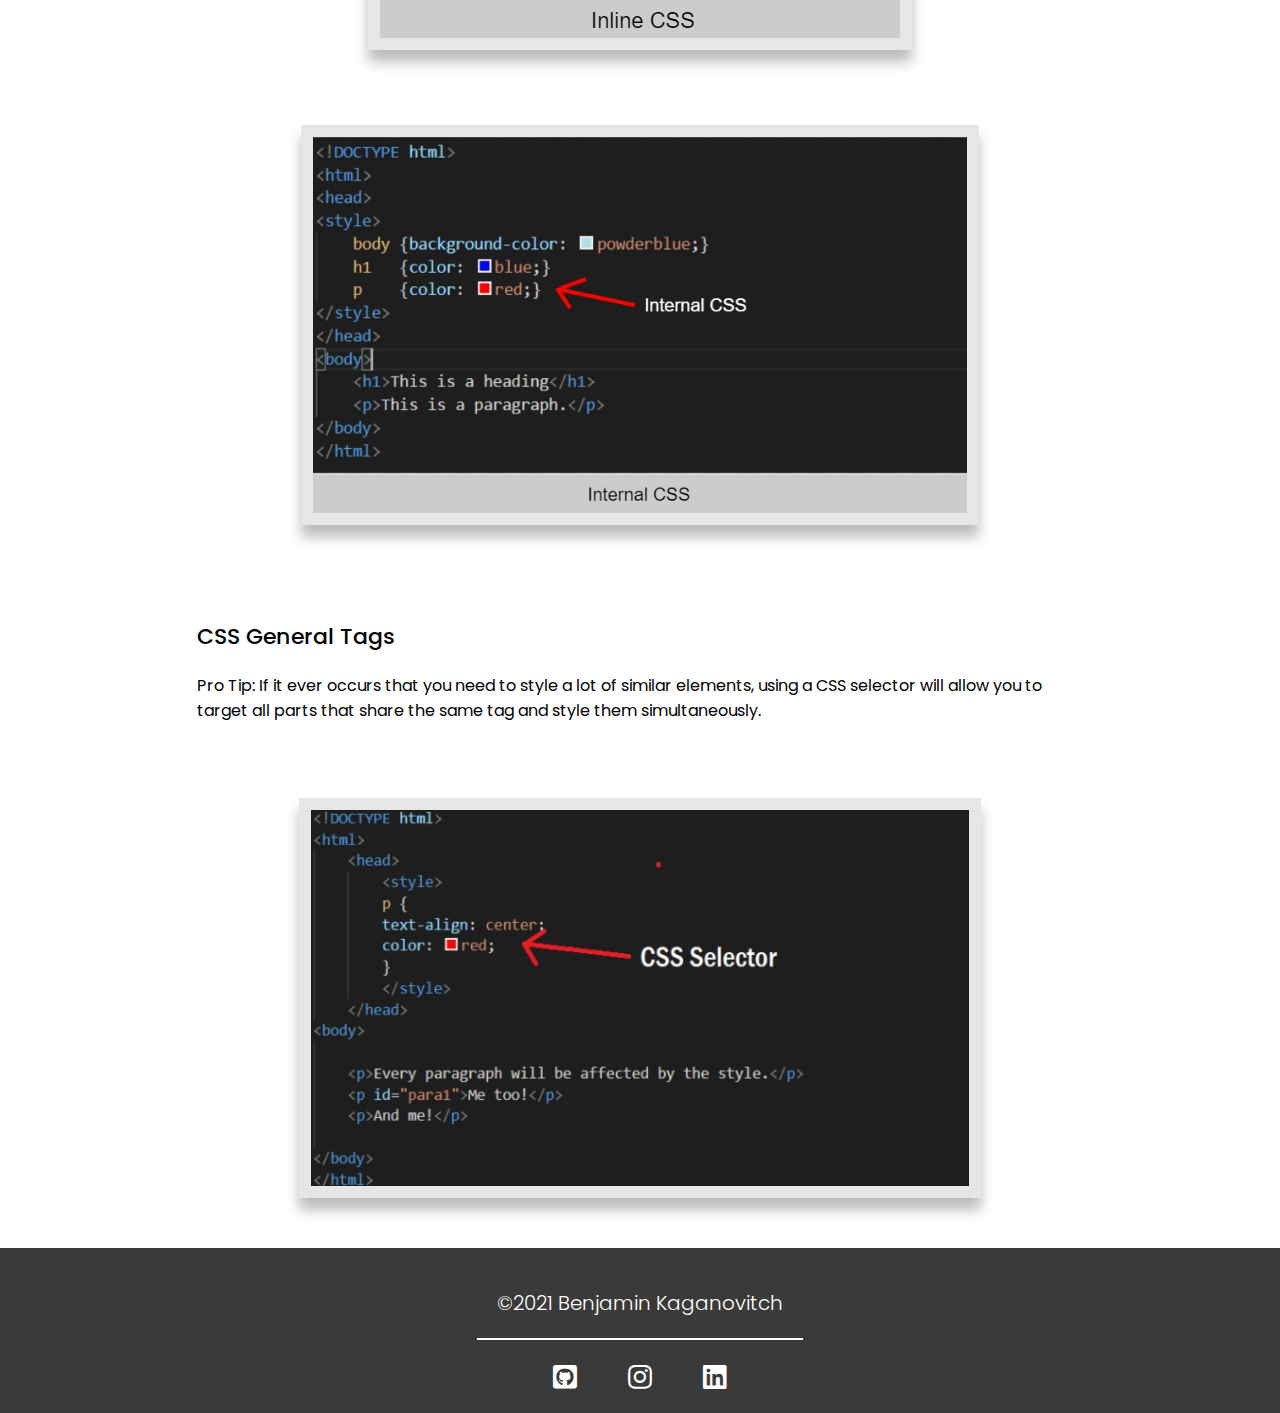
<file: blog-page/bogposts/HTML&CSS.html>
<!DOCTYPE html>

<head>
    <title>Article</title>
    <meta charset="utf-8" />
    <link href="https://fonts.googleapis.com/css2?family=Poppins:wght@300;400;500;700&display=swap" rel="stylesheet" />
    <link rel="stylesheet" href="https://cdnjs.cloudflare.com/ajax/libs/font-awesome/5.9.0/css/all.min.css">
    <meta name="viewport" content="width=device-width, initial-scale=1"/>
    <meta name="keywords" content="Benjamin Kaganovitch Portfolio" lang="en"/>
    <link rel="preconnect" href="https://fonts.gstatic.com" crossorigin />
    <link rel="shortcut icon" href="assets/img/ICONbig.png"/>
    <link rel="stylesheet" href="../assets/style/article.css" media="all" />
    <link rel="preconnect" href="https://fonts.googleapis.com"/>
</head>

<body>
    <div class="wrapper">
        <div class="container">
            <header>
                <div class="websiteLogo">
                    <div class="websitetitle"><img src="../assets/img/LogoDarkSmallNew.png"></div>
                </div>
                <nav>
                    <ul>
                        <li><a href="../index.html"> Home</a></li>
                        <li><a href="../about-me.html"> About Me</a></li>
                        <li><a href="../BlogDisplay.html"class="active">Blog</a></li>
                        <li><a href="../contact-me.html" class="contact-me"> Contact Me</a></li>
                    </ul>
                </nav>

                <div class="mobile-nav"><p><i class="fas fa-bars" title="Menu"></i></p></div>
            </header>
        </div>
        
        <div class="headerbanner ">
            <div class="overlay">
                <div class="container">
                    <div class="OpeningHeader">
                        <h2>HTML & CSS</h2>
                    </div>
                </div>
            </div>
        </div>
        


        <div class="container">
            <div class="img-container1">
                <img src="../assets/img/ArticalImages/HTML&Css/Image1SimpleAnalogy.png">
            </div>


            <div class="text-align">
                <h4>Introduction</h4>
                <p> 
                    The construction of a website can be modelled using the human body. Hyper-Text Markup Language (HTML) are the bones that hold everything; Cascading Style Sheets (CSS) are the skin and hair that make you look attractive. Both are important as your brand's sophistication. To the viewer, it will be entirely based on how it's visually perceived, and further functionality such as Python will rely on the elegance of its core structure. This is why in this entry, I'd like to go a bit in-depth in explaining both CSS and HTML and get you started with some basic concepts that you may want to use. 
                </p>

                <h4>Basic HTML</h4>
                <p>
                    As explained previously, HTML can be looked at as the structure where everything will sit. Like the human body, where there is the rib cage, skull, and pelvis, HTML contains different types of "bones" on which content will lay.  
                </p>

                <div class="img-container"><img src="../assets/img/ArticalImages/HTML&Css/Image2.jpg"></div>

                <h4>Tag, Element and Attributes</h4>
                <p> 
                    There are the terms "HTML element" and "HTML tag" among web developers." The difference is that an HTML tag can be either an opening ("&#60;p&#62;") or a closing one ("&#60;/p&#62;"). In contrast, an HTML element can be referred to as the whole line of code, including its attributes. Attributes are the various parts within a component, besides the tags that will define different characteristics. For example, a commonly used attribute is using ids that link that element to further styling in CSS under that id, but more on that later.    
                </p>

                <div class="img-container"><img src="../assets/img/ArticalImages/HTML&Css/Image3.jpg"></div>

                <h4>Inline vs Internal vs External</h4>

                <p> 
                    CSS is the aesthetic component to website design, unlike HTML that gravitates more to logical reasoning. Much like me, a couple of minutes ago, you may be wondering what in the world does cascading style sheets mean? Let me explain that CSS code can be found in any of the following three: In an external document that the original HTML page will connect to, internally located in the head portion of the paper, or inline with the actual HTML. The pencil that connects the dots is that the CSS will cascade over the internal code, much like the internal will cascade over the external. In other words, the closer the styling is to the HTML, the more priority it is given over the other CSS components. 
                </p>
                <div class="img-container"><img src="../assets/img/ArticalImages/HTML&Css/Image4.jpg"></div>
                <div class="img-container"><img src="../assets/img/ArticalImages/HTML&Css/Image5.jpg"></div>
                <div class="img-container"><img src="../assets/img/ArticalImages/HTML&Css/Image6.jpg"></div>

                <br>

                <h4>CSS General Tags</h4>
                <p>
                    Pro Tip:
                    If it ever occurs that you need to style a lot of similar elements, using a CSS selector will allow you to target all parts that share the same tag and style them simultaneously.                     
                </p>
                <div class="img-container"><img src="../assets/img/ArticalImages/HTML&Css/Image7.jpg"></div>
            </div>
        </div>
        <br>
        <br>

        <footer>
            <div class="footer-container">
                <div class="footer-text"><h3>&#169;2021 Benjamin Kaganovitch</h3></div>
                <div class="icons-1">
                    <a><i class="fab fa-github-square"></i></a>
                    <a><i class="fab fa-instagram"></i></a>
                    <a><i class="fab fa-linkedin"></i></a>
                </div>
            </div>
         </footer>
    </div>
</body>

</html>
</file>
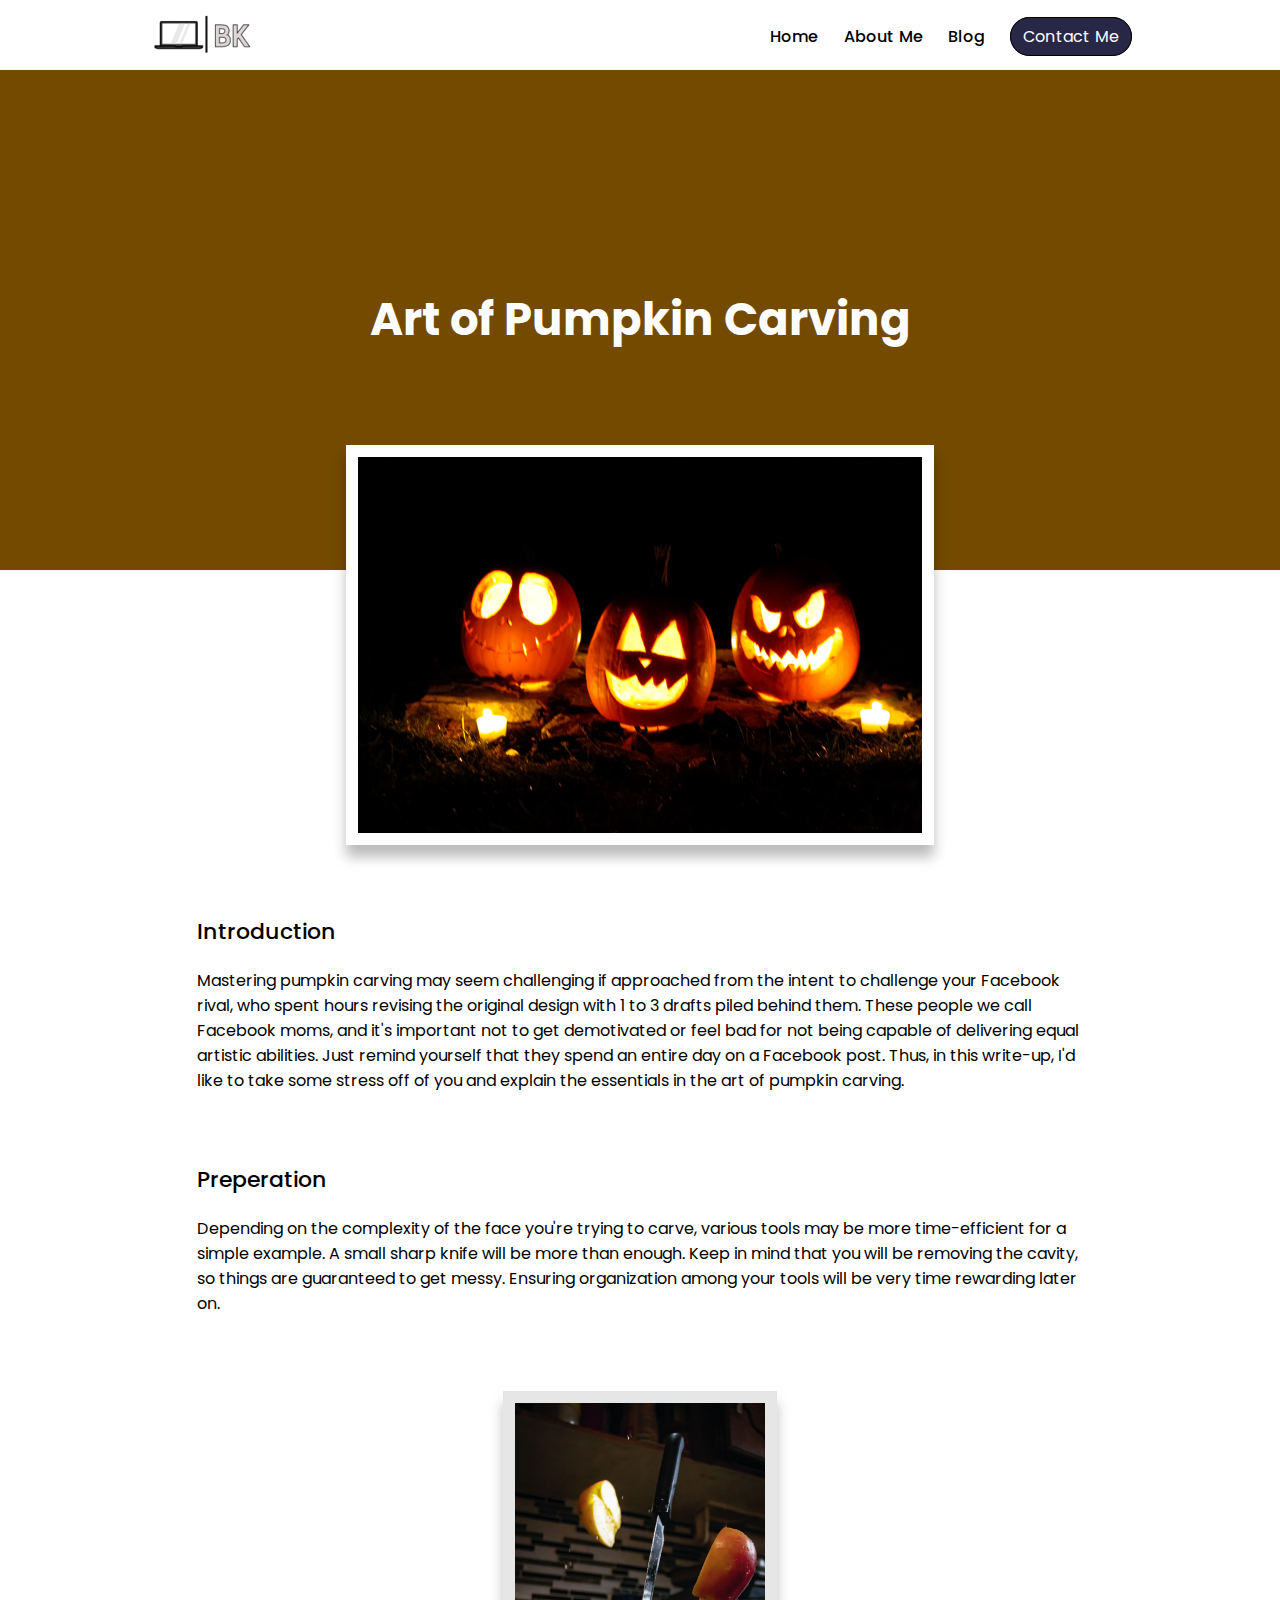
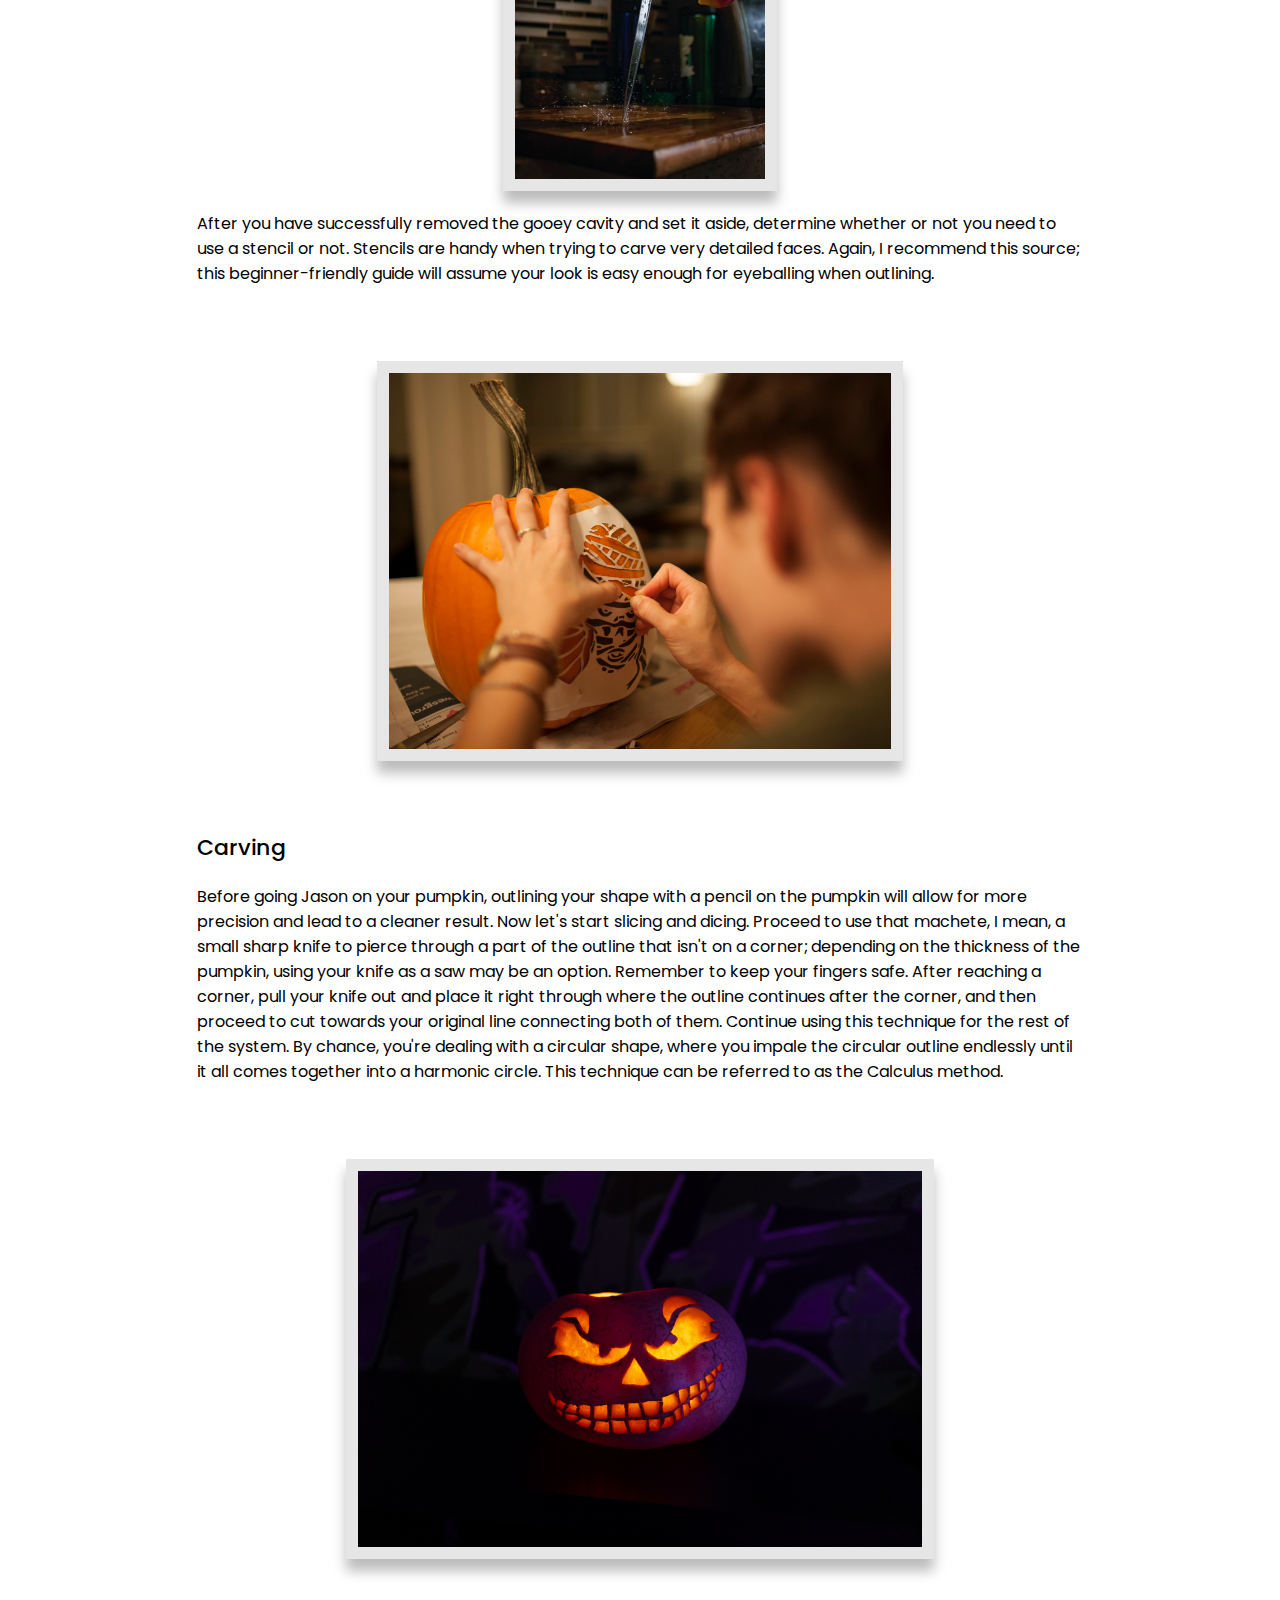
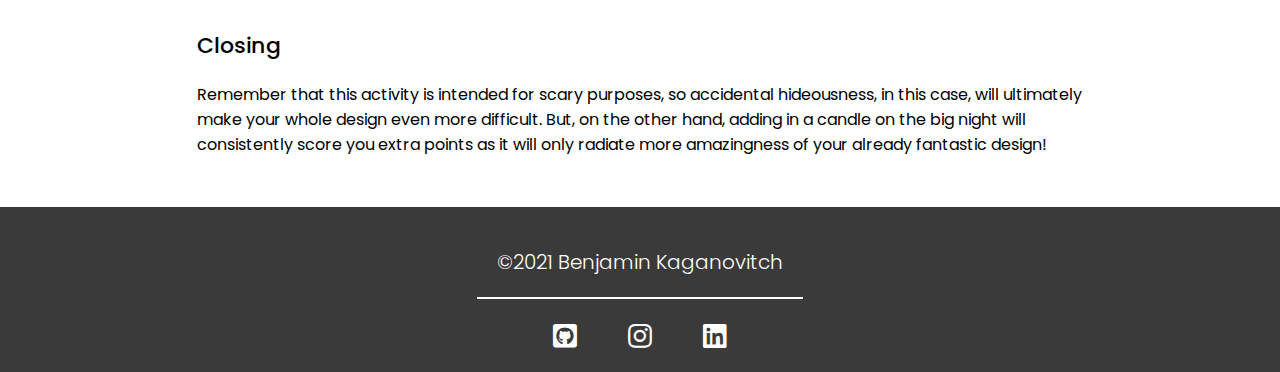
<file: blog-page/bogposts/PumkinCarving.html>
<!DOCTYPE html>

<head>
    <title>Article</title>
    <meta charset="utf-8" />
    <link href="https://fonts.googleapis.com/css2?family=Poppins:wght@300;400;500;700&display=swap" rel="stylesheet" />
    <link rel="stylesheet" href="https://cdnjs.cloudflare.com/ajax/libs/font-awesome/5.9.0/css/all.min.css">
    <meta name="viewport" content="width=device-width, initial-scale=1"/>
    <meta name="keywords" content="Benjamin Kaganovitch Portfolio" lang="en"/>
    <link rel="preconnect" href="https://fonts.gstatic.com" crossorigin />
    <link rel="shortcut icon" href="assets/img/ICONbig.png"/>
    <link rel="stylesheet" href="../assets/style/article.css" media="all" />
    <link rel="preconnect" href="https://fonts.googleapis.com"/>
</head>

<body>
    <div class="wrapper">
        <div class="container">
            <header>
                <div class="websiteLogo">
                    <div class="websitetitle"><img src="../assets/img/LogoDarkSmallNew.png"></div>
                </div>
                <nav>
                    <ul>
                        <li><a href="../index.html"> Home</a></li>
                        <li><a href="../about-me.html"> About Me</a></li>
                        <li><a href="../BlogDisplay.html"class="active">Blog</a></li>
                        <li><a href="../contact-me.html" class="contact-me"> Contact Me</a></li>
                    </ul>
                </nav>

                <div class="mobile-nav"><p><i class="fas fa-bars" title="Menu"></i></p></div>
            </header>
        </div>
        
        <div style="background-color: orange;"class="headerbanner" >
            <div class="overlay">
                <div class="container">
                    <div class="OpeningHeader">
                        <h2>Art of Pumpkin Carving</h2>
                    </div>
                </div>
            </div>
        </div>
        <div class="container">
            <div class="img-container1">
                <img src="../assets/img/ArticalImages/ArtOfPumpkin/taylor-foss-eXb3Rt2b07w-unsplash.jpg">
            </div>


            <div class="text-align">
                <h4>Introduction</h4>
                <p> 
                    Mastering pumpkin carving may seem challenging if approached from the intent to challenge your Facebook rival, who spent hours revising the original design with 1 to 3 drafts piled behind them. These people we call Facebook moms, and it's important not to get demotivated or feel bad for not being capable of delivering equal artistic abilities. Just remind yourself that they spend an entire day on a Facebook post. Thus, in this write-up, I'd like to take some stress off of you and explain the essentials in the art of pumpkin carving. 
                </p>

                <h4>Preperation</h4>
                <p>
                    Depending on the complexity of the face you're trying to carve, various tools may be more time-efficient for a simple example. A small sharp knife will be more than enough. Keep in mind that you will be removing the cavity, so things are guaranteed to get messy. Ensuring organization among your tools will be very time rewarding later on. 
                </p>

                <div class="img-container"><img src="../assets/img/ArticalImages/ArtOfPumpkin/lianhao-qu-xrkKqNvcQog-unsplash.jpg"></div>
                <!--
                    Photo source: Liveabout.com
                -->
                <p> 
                    After you have successfully removed the gooey cavity and set it aside, determine whether or not you need to use a stencil or not. Stencils are handy when trying to carve very detailed faces. Again, I recommend this source; this beginner-friendly guide will assume your look is easy enough for eyeballing when outlining. 
                </p>
                <div class="img-container"><img src="../assets/img/ArticalImages/ArtOfPumpkin/stencil.jpg"></div>
                <h4>Carving</h4>
                <p> 
                    Before going Jason on your pumpkin, outlining your shape with a pencil on the pumpkin will allow for more precision and lead to a cleaner result. Now let's start slicing and dicing. Proceed to use that machete, I mean, a small sharp knife to pierce through a part of the outline that isn't on a corner; depending on the thickness of the pumpkin, using your knife as a saw may be an option. Remember to keep your fingers safe. After reaching a corner, pull your knife out and place it right through where the outline continues after the corner, and then proceed to cut towards your original line connecting both of them. Continue using this technique for the rest of the system. By chance, you're dealing with a circular shape, where you impale the circular outline endlessly until it all comes together into a harmonic circle. This technique can be referred to as the Calculus method. 
                </p>
                <div class="img-container"><img src="../assets/img/ArticalImages/ArtOfPumpkin/irina-krutova-3abGszg_M7o-unsplash.jpg"></div>
                <h4>Closing</h4>
                <p>
                    Remember that this activity is intended for scary purposes, so accidental hideousness, in this case, will ultimately make your whole design even more difficult. But, on the other hand, adding in a candle on the big night will consistently score you extra points as it will only radiate more amazingness of your already fantastic design!
                </p>
            </div>
        </div>
        <br>
        <br>


        <footer>
            <div class="footer-container">
                <div class="footer-text"><h3>&#169;2021 Benjamin Kaganovitch</h3></div>
                <div class="icons-1">
                    <a><i class="fab fa-github-square"></i></a>
                    <a><i class="fab fa-instagram"></i></a>
                    <a><i class="fab fa-linkedin"></i></a>
                </div>
            </div>
         </footer>
    </div>
</body>

</html>
</file>
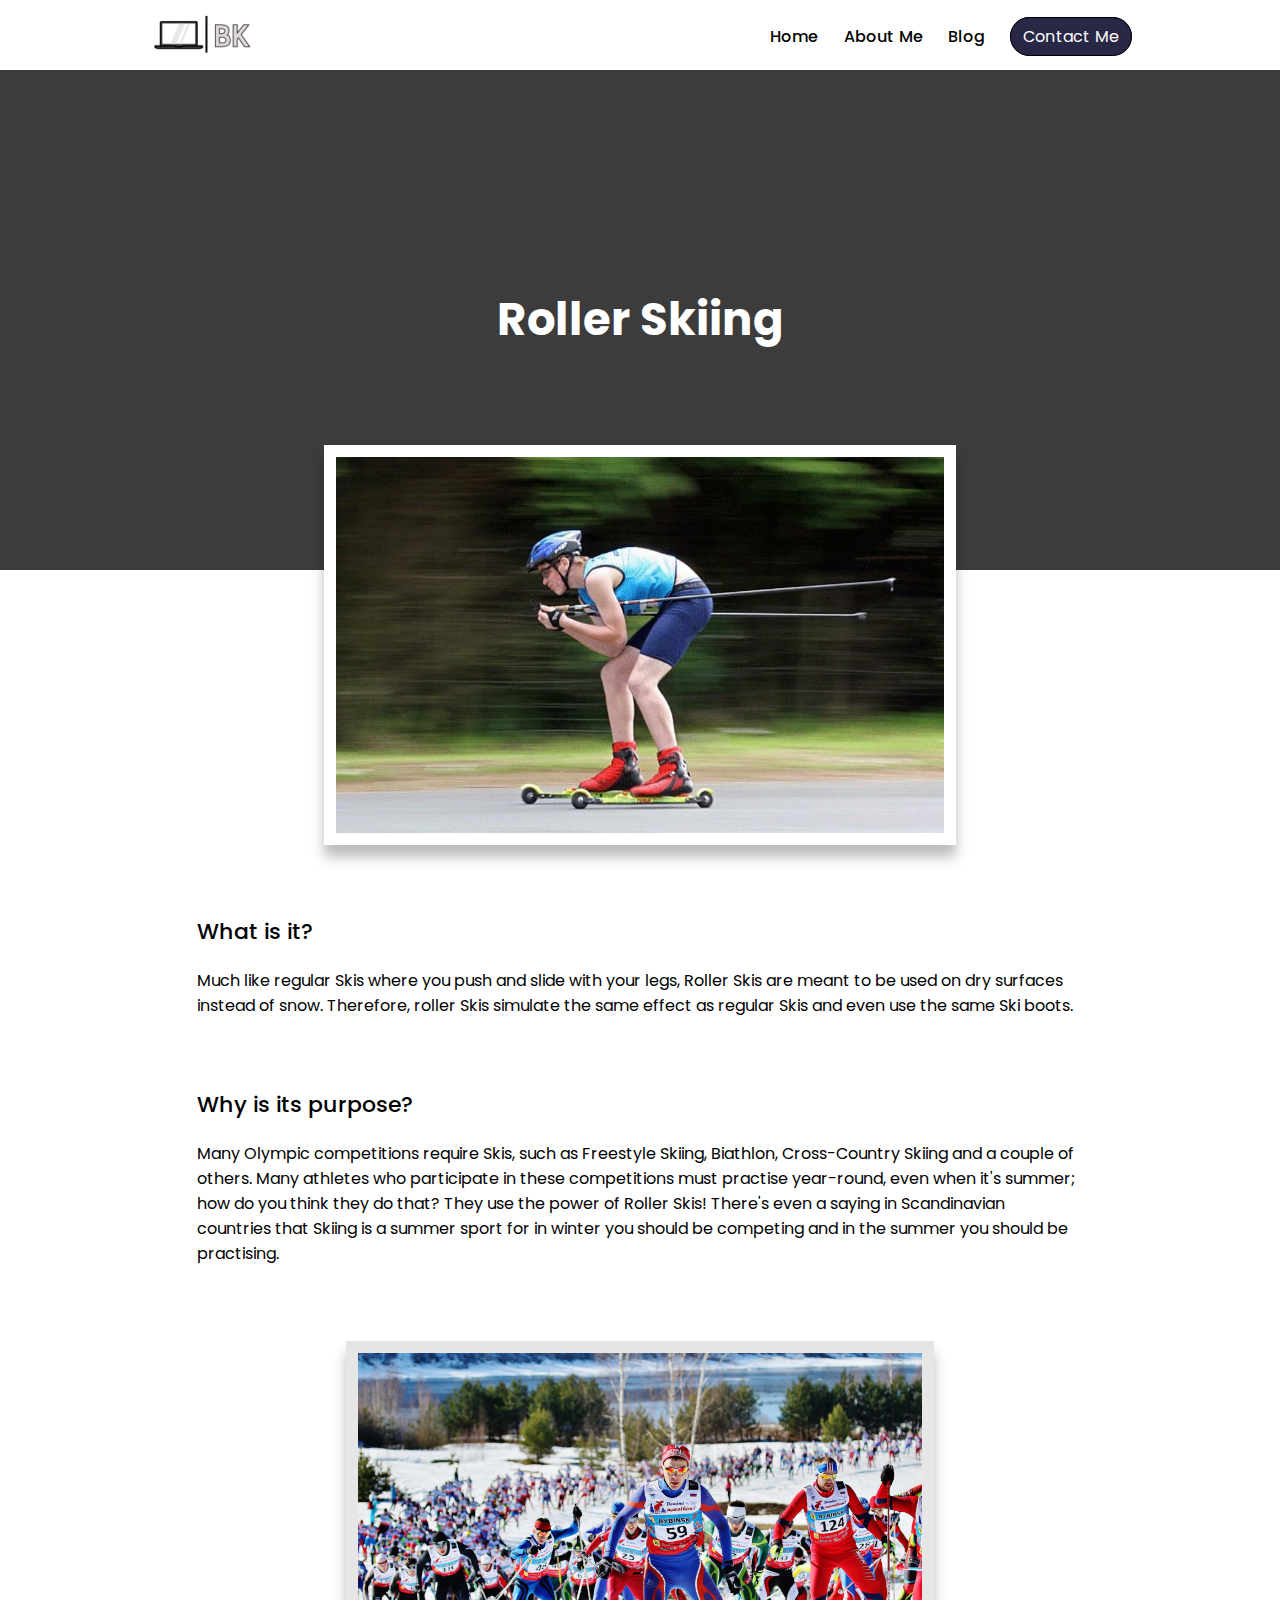
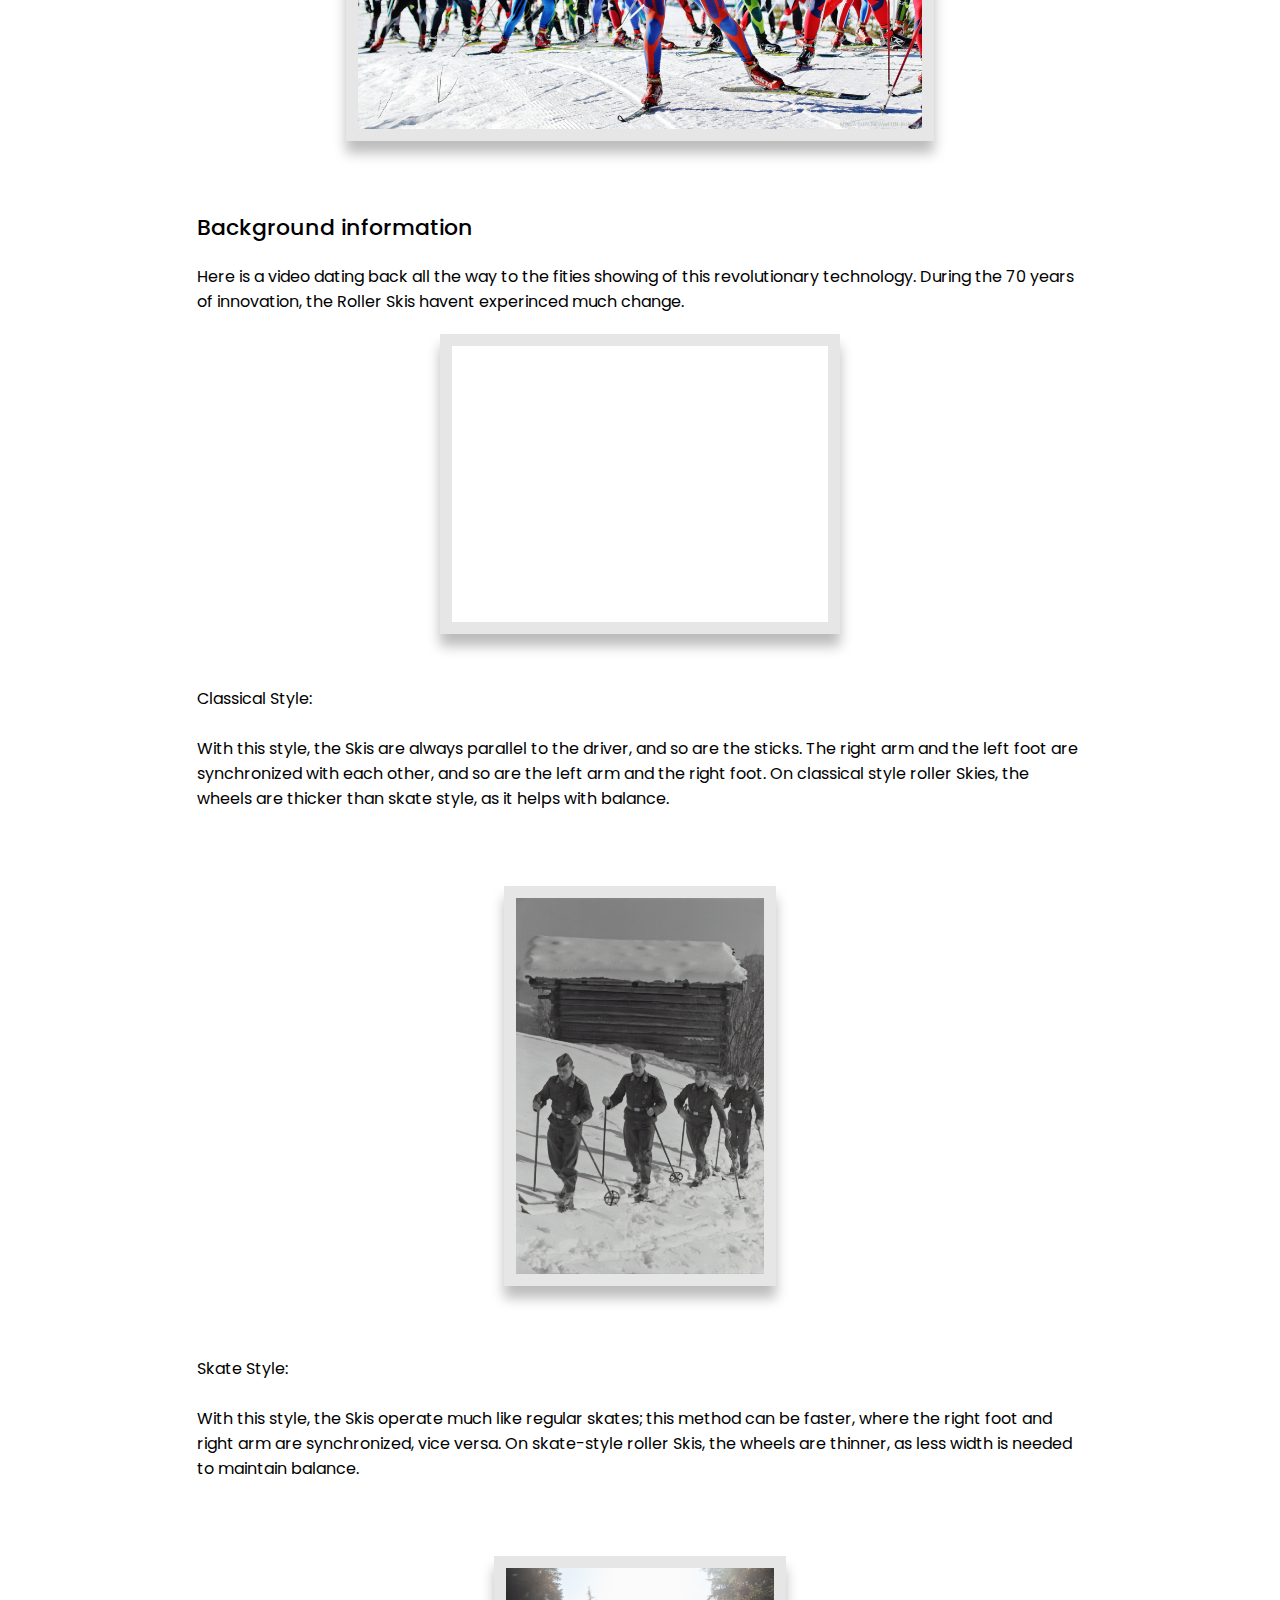
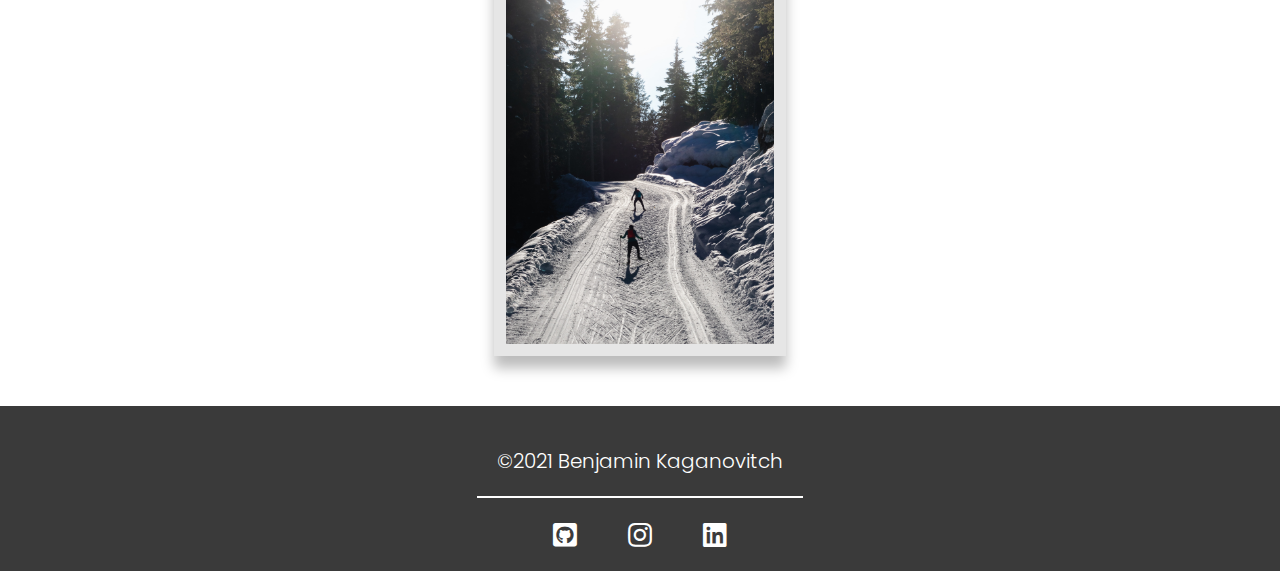
<file: blog-page/bogposts/RollerSki.html>
<!DOCTYPE html>

<head>
    <title>Article</title>
    <meta charset="utf-8" />
    <link href="https://fonts.googleapis.com/css2?family=Poppins:wght@300;400;500;700&display=swap" rel="stylesheet" />
    <link rel="stylesheet" href="https://cdnjs.cloudflare.com/ajax/libs/font-awesome/5.9.0/css/all.min.css">
    <meta name="viewport" content="width=device-width, initial-scale=1"/>
    <meta name="keywords" content="Benjamin Kaganovitch Portfolio" lang="en"/>
    <link rel="preconnect" href="https://fonts.gstatic.com" crossorigin />
    <link rel="shortcut icon" href="assets/img/ICONbig.png"/>
    <link rel="stylesheet" href="../assets/style/article.css" media="all" />
    <link rel="preconnect" href="https://fonts.googleapis.com"/>
</head>

<body>
    <div class="wrapper">
        <div class="container">
            <header>
                <div class="websiteLogo">
                    <div class="websitetitle"><img src="../assets/img/LogoDarkSmallNew.png"></div>
                </div>
                <nav>
                    <ul>
                        <li><a href="../index.html"> Home</a></li>
                        <li><a href="../about-me.html"> About Me</a></li>
                        <li><a href="../BlogDisplay.html"class="active">Blog</a></li>
                        <li><a href="../contact-me.html" class="contact-me"> Contact Me</a></li>
                    </ul>
                </nav>

                <div class="mobile-nav"><p><i class="fas fa-bars" title="Menu"></i></p></div>
            </header>
        </div>
        
        <div class="headerbanner ">
            <div class="overlay">
                <div class="container">
                    <div class="OpeningHeader">
                        <h2>Roller Skiing</h2>
                    </div>
                </div>
            </div>
        </div>
        <div class="container">
            <div class="img-container1">
                <img src="../assets/img/ArticalImages/RollerSkiing/RollerSki.jpg">
            </div>


            <div class="text-align">
                <h4>What is it?</h4>
                <p> 
                    Much like regular Skis where you push and slide with your legs, Roller Skis are meant to be used on dry surfaces instead of snow. Therefore, roller Skis simulate the same effect as regular Skis and even use the same Ski boots.
                </p>

                <h4>Why is its purpose?</h4>
                <p>
                    Many Olympic competitions require Skis, such as Freestyle Skiing, Biathlon, Cross-Country Skiing and a couple of others. Many athletes who participate in these competitions must practise year-round, even when it's summer; how do you think they do that? They use the power of Roller Skis! There's even a saying in Scandinavian countries that Skiing is a summer sport for in winter you should be competing and in the summer you should be practising.
                </p>

                <div class="img-container"><img src="../assets/img/ArticalImages/RollerSkiing/Image2.jpg"></div>

                <h4>Background information</h4>
                <p> 
                    Here is a video dating back all the way to the fities showing of this revolutionary technology. During the 70 years of innovation, the Roller Skis havent experinced much change.
                </p>
                <iframe width="400" height="300" src="https://www.youtube.com/embed/trSfatkaCPM" frameborder="0" allow="accelerometer; autoplay; clipboard-write; encrypted-media; gyroscope; picture-in-picture" allowfullscreen style="margin-top: 20px; margin-left: 19vw; border: 12px solid rgb(230, 230, 230); box-shadow: 0 12px 12px 0 rgb(0 0 0 / 27%);"></iframe>
                <br>
                <br>

                <p> 
                    Classical Style:

                    <br><br>
                
                    With this style, the Skis are always parallel to the driver, and so are the sticks. The right arm and the left foot are synchronized with each other, and so are the left arm and the right foot. On classical style roller Skies, the wheels are thicker than skate style, as it helps with balance. 
                </p>
                <div class="img-container"><img src="../assets/img/ArticalImages/RollerSkiing/austrian-national-library-WlIWbuGjkQ0-unsplash.jpg"></div>
                <p>
                    <br><br>
                    Skate Style:

                    <br><br>

                    With this style, the Skis operate much like regular skates; this method can be faster, where the right foot and right arm are synchronized, vice versa. On skate-style roller Skis, the wheels are thinner, as less width is needed to maintain balance. 
                </p>
                <div class="img-container"><img src="../assets/img/ArticalImages/RollerSkiing/greg-rosenke-y1thcIL8p6Y-unsplash.jpg"></div>
                
            </div>
        </div>
        <br>
        <br>


        <footer>
            <div class="footer-container">
                <div class="footer-text"><h3>&#169;2021 Benjamin Kaganovitch</h3></div>
                <div class="icons-1">
                    <a><i class="fab fa-github-square"></i></a>
                    <a><i class="fab fa-instagram"></i></a>
                    <a><i class="fab fa-linkedin"></i></a>
                </div>
            </div>
         </footer>
    </div>
</body>

</html>
</file>
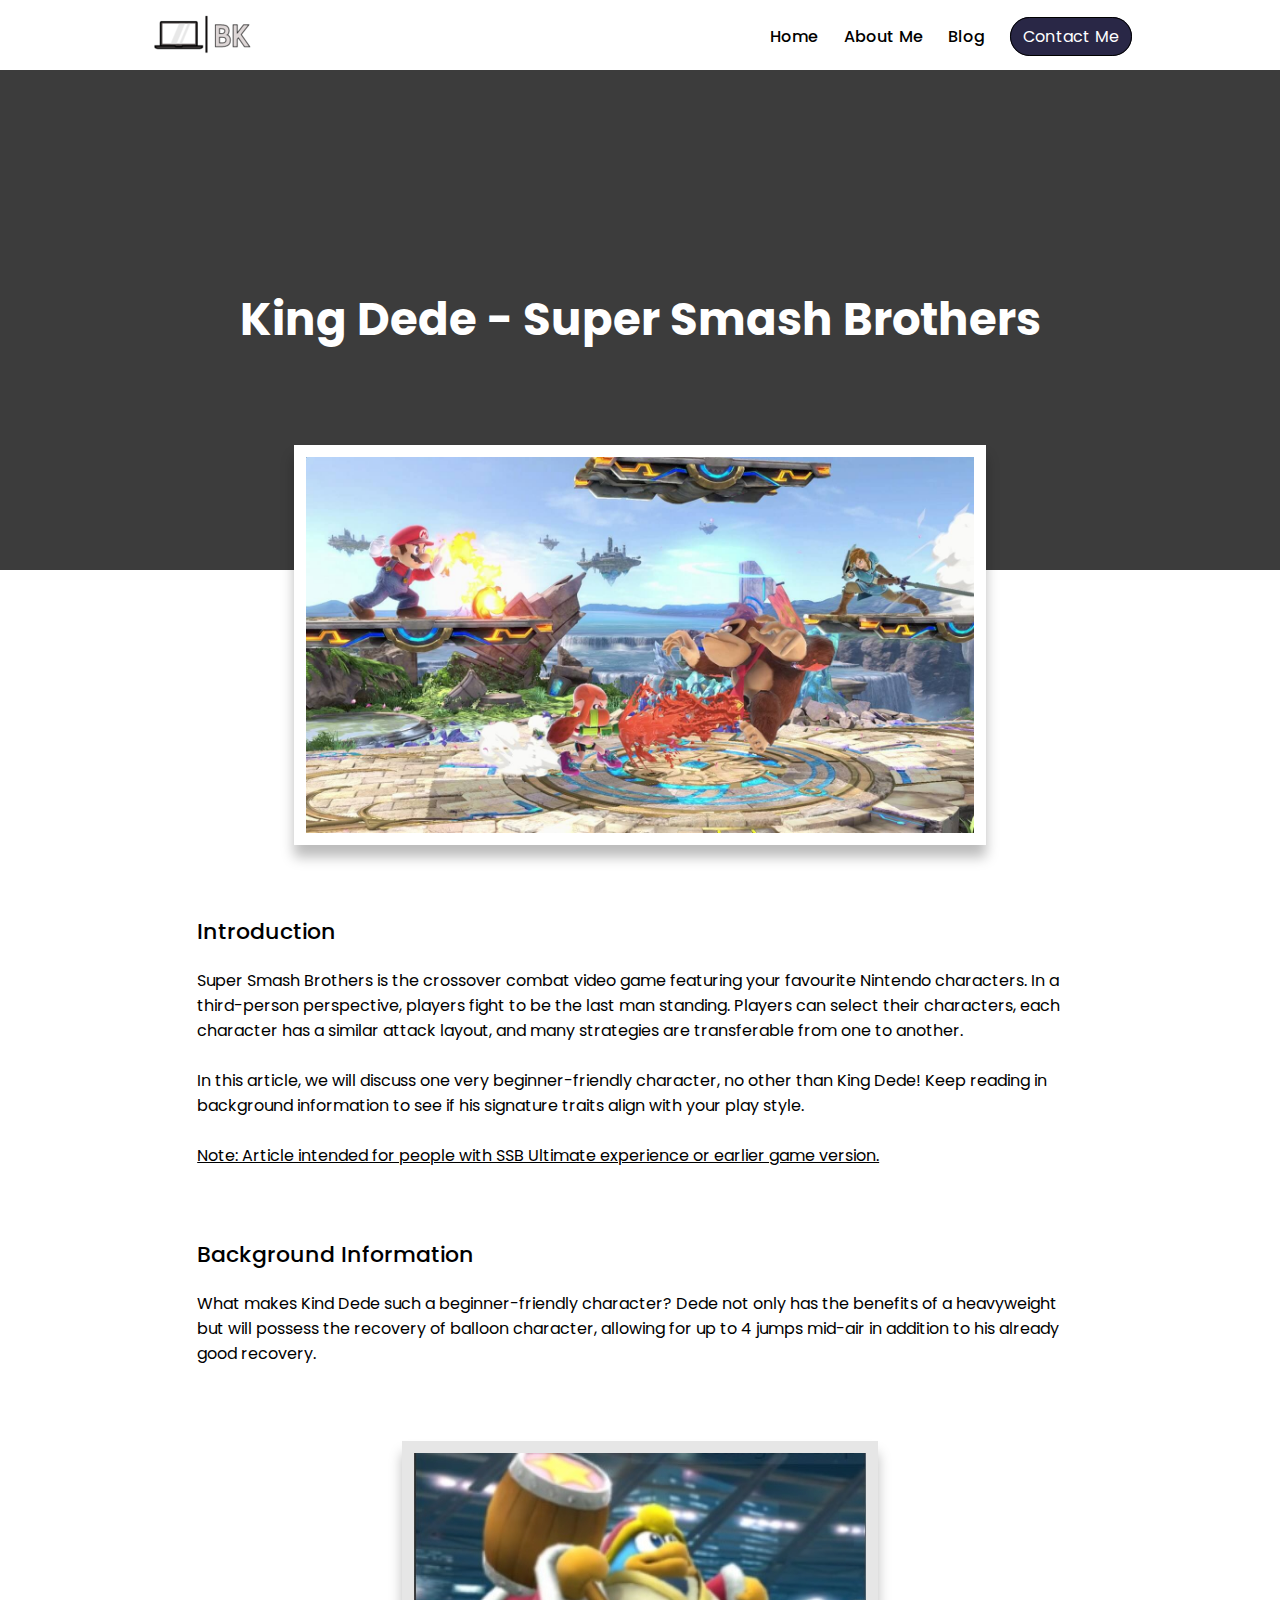
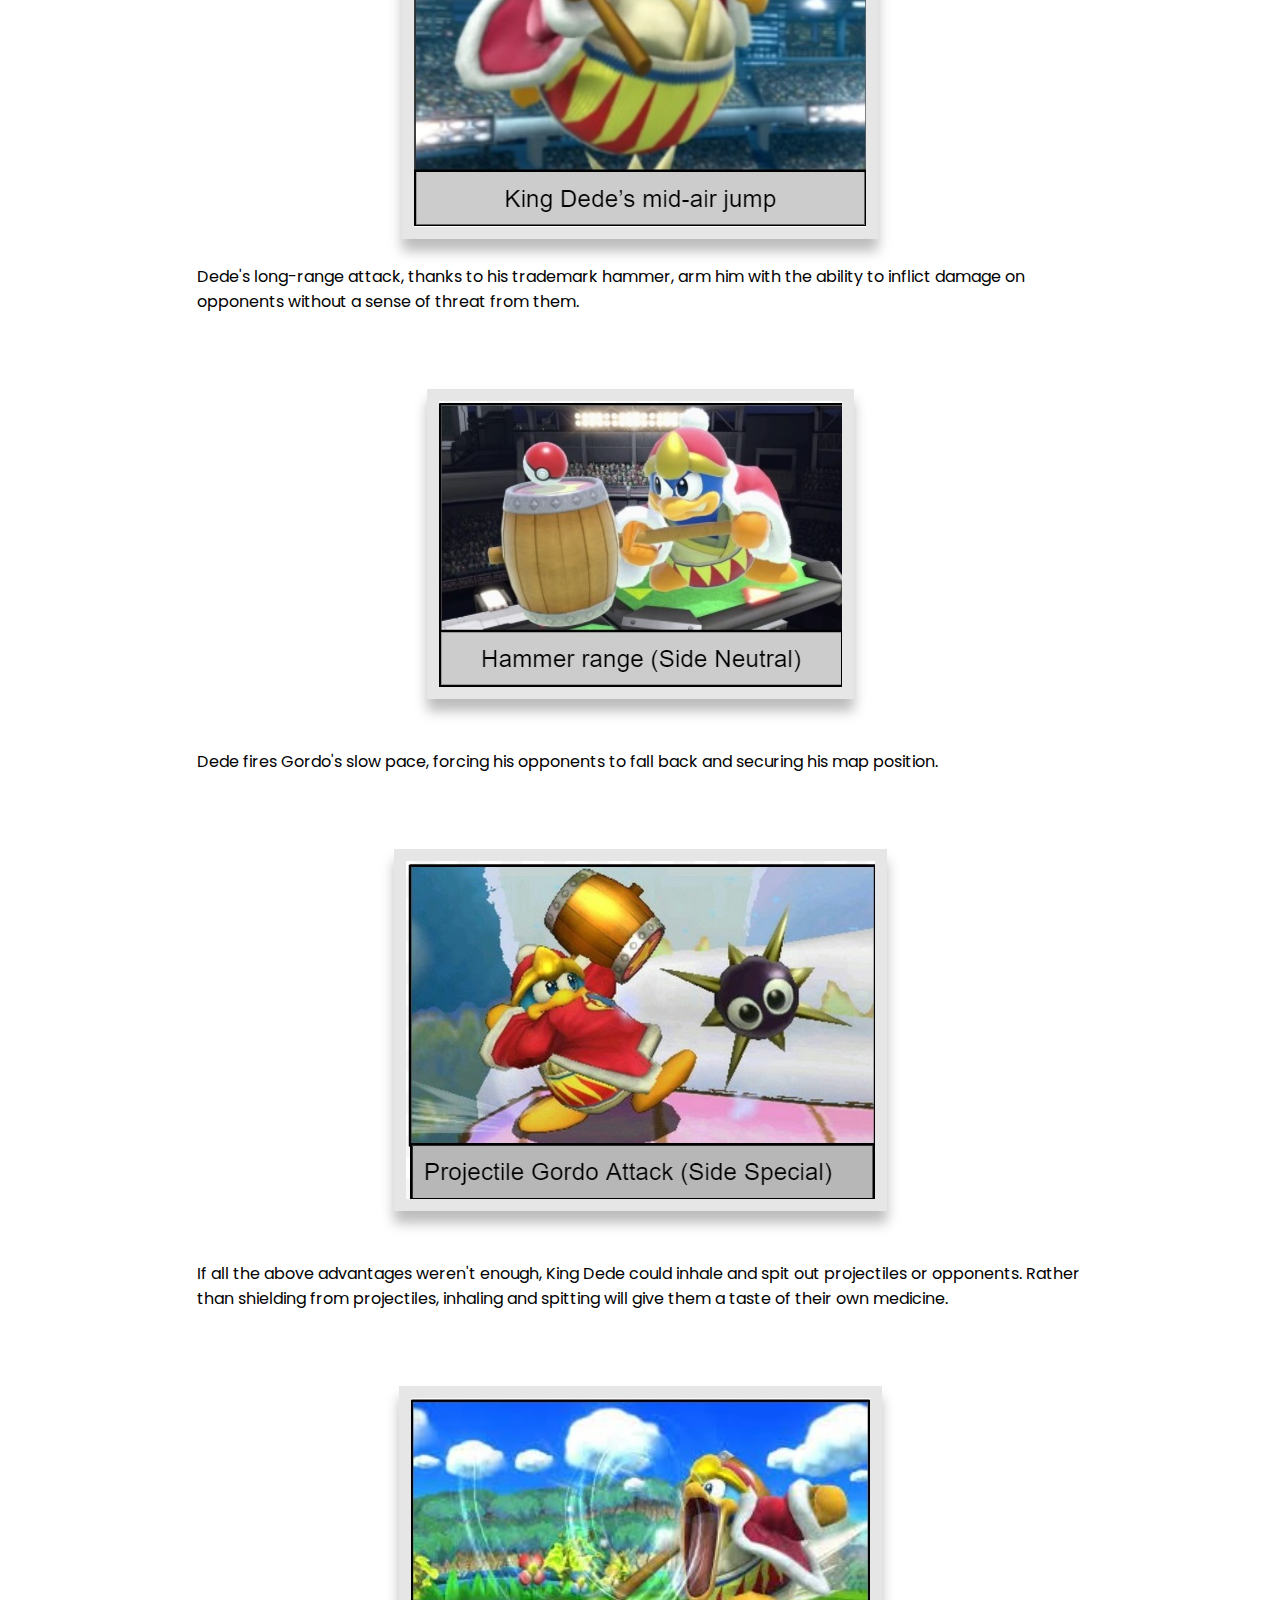
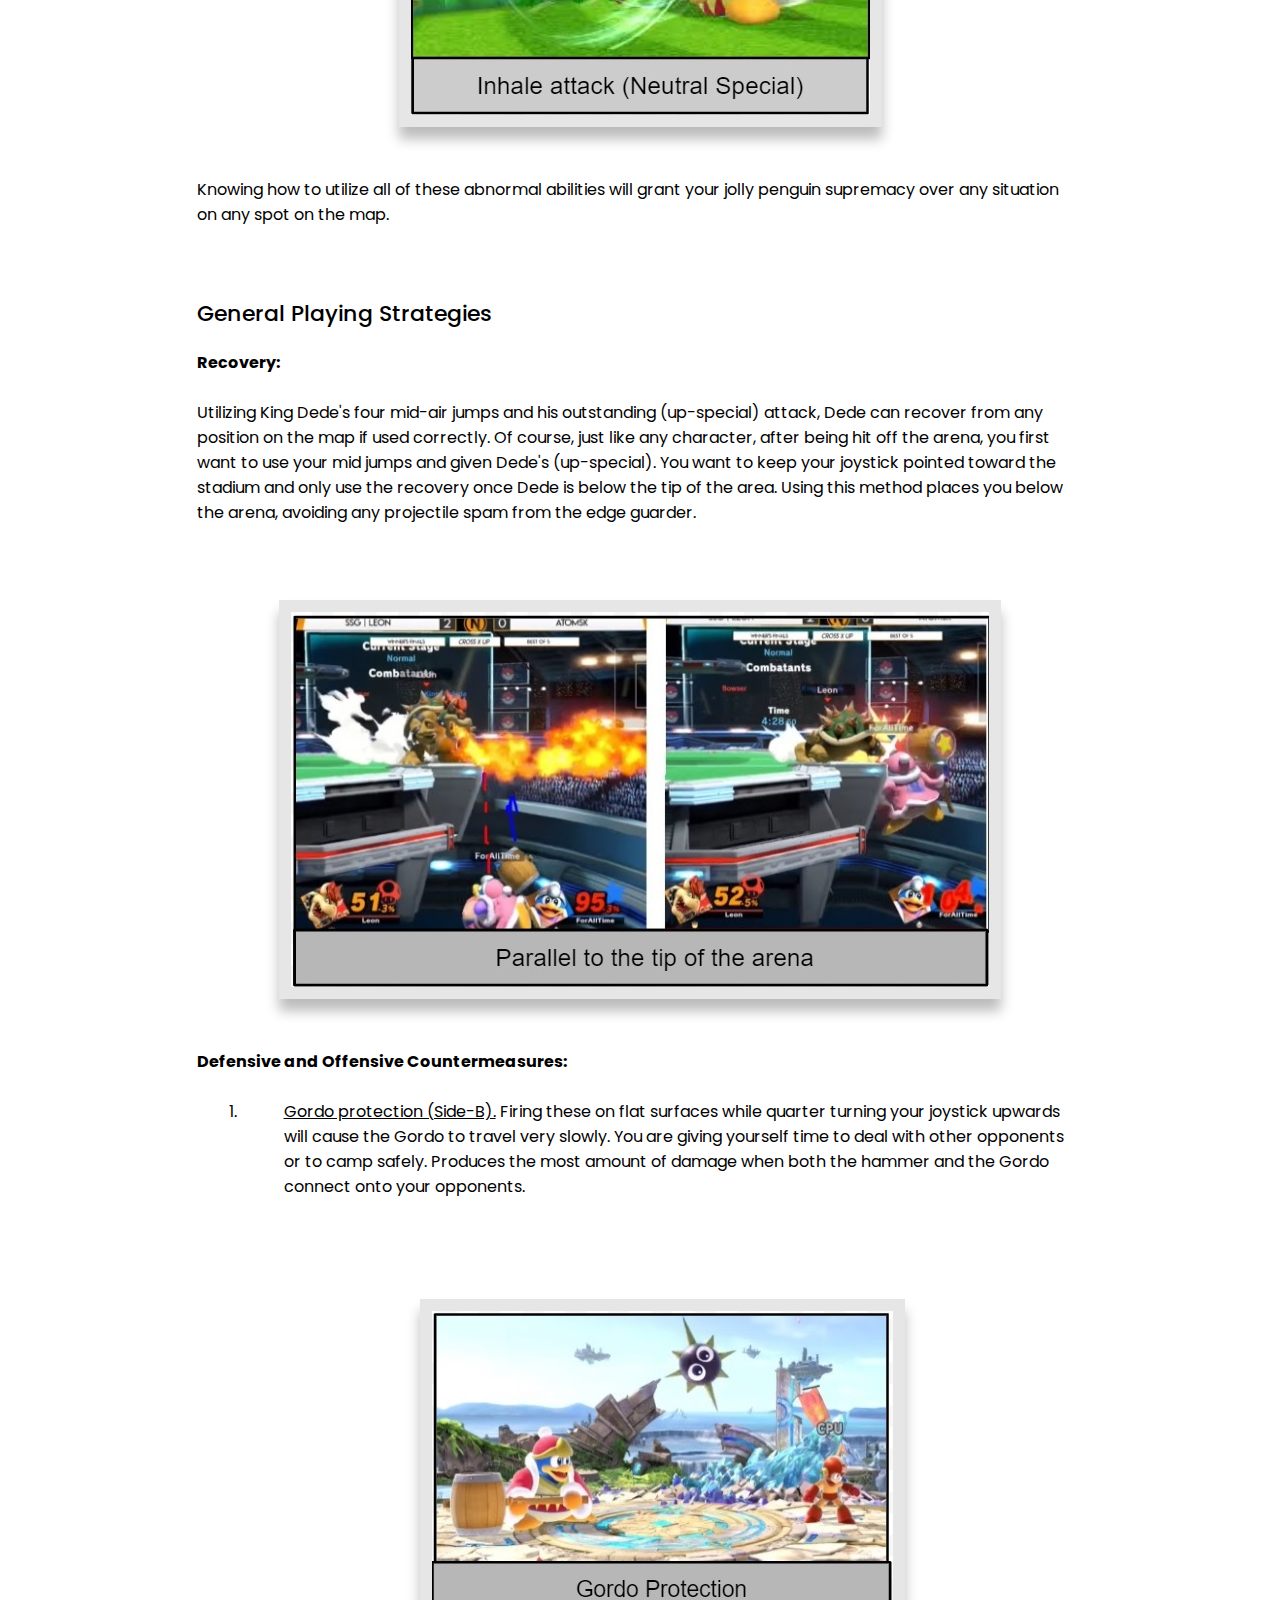
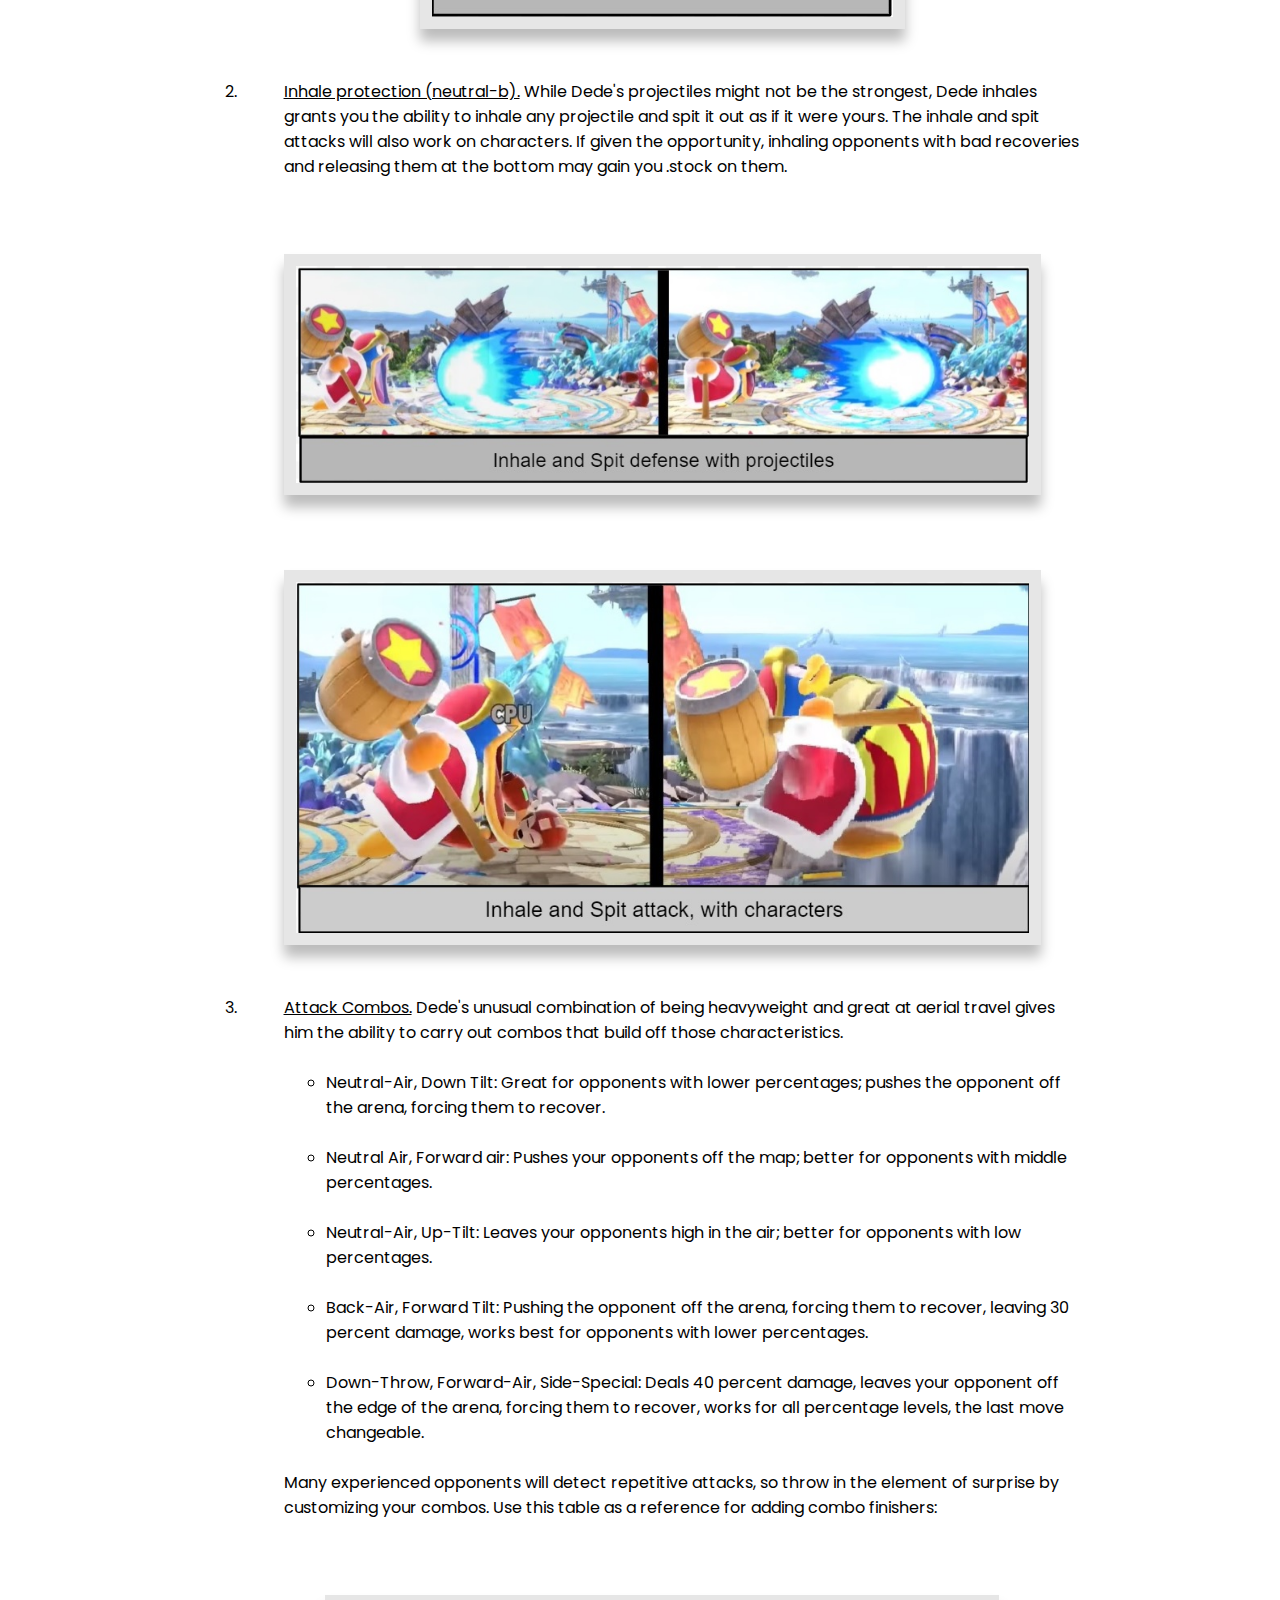
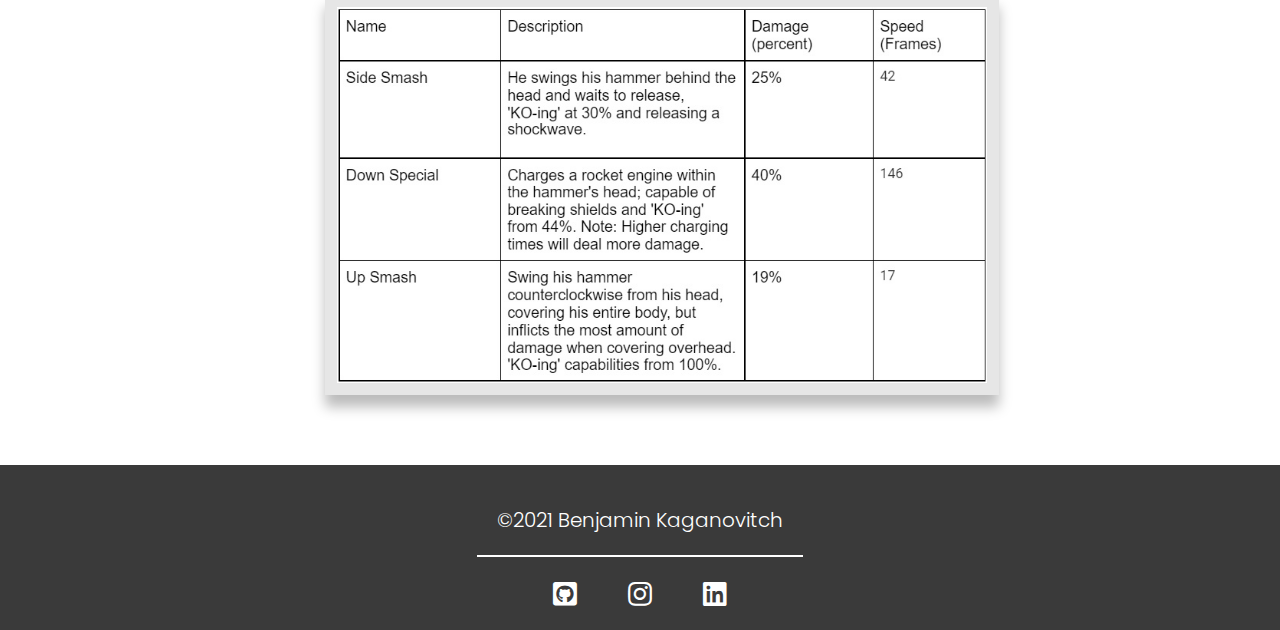
<file: blog-page/bogposts/SmashBrosHowTo.html>
<!DOCTYPE html>

<head>
    <title>Article</title>
    <meta charset="utf-8" />
    <link href="https://fonts.googleapis.com/css2?family=Poppins:wght@300;400;500;700&display=swap" rel="stylesheet" />
    <link rel="stylesheet" href="https://cdnjs.cloudflare.com/ajax/libs/font-awesome/5.9.0/css/all.min.css">
    <meta name="viewport" content="width=device-width, initial-scale=1"/>
    <meta name="keywords" content="Benjamin Kaganovitch Portfolio" lang="en"/>
    <link rel="preconnect" href="https://fonts.gstatic.com" crossorigin />
    <link rel="shortcut icon" href="assets/img/ICONbig.png"/>
    <link rel="stylesheet" href="../assets/style/article.css" media="all" />
    <link rel="preconnect" href="https://fonts.googleapis.com"/>
</head>

<body>
    <div class="wrapper">
        <div class="container">
            <header>
                <div class="websiteLogo">
                    <div class="websitetitle"><img src="../assets/img/LogoDarkSmallNew.png"></div>
                </div>
                <nav>
                    <ul>
                        <li><a href="../index.html"> Home</a></li>
                        <li><a href="../about-me.html"> About Me</a></li>
                        <li><a href="../BlogDisplay.html"class="active">Blog</a></li>
                        <li><a href="../contact-me.html" class="contact-me"> Contact Me</a></li>
                    </ul>
                </nav>

                <div class="mobile-nav"><p><i class="fas fa-bars" title="Menu"></i></p></div>
            </header>
        </div>
        
        <div class="headerbanner ">
            <div class="overlay">
                <div class="container">
                    <div class="OpeningHeader">
                        <h2>King Dede - Super Smash Brothers</h2>
                    </div>
                </div>
            </div>
        </div>
        <div class="container">
            <div class="img-container1">
                <img src="../assets/img/ArticalImages/Smash-Howto/Imag1.jpg">
            </div>


            <div class="text-align">
                <h4>Introduction</h4>
                <p> 
                    Super Smash Brothers is the crossover combat video game featuring your favourite Nintendo characters. In a third-person perspective, players fight to be the last man standing. Players can select their characters, each character has a similar attack layout, and many strategies are transferable from one to another. 
                    <br><br>
                    In this article, we will discuss one very beginner-friendly character, no other than King Dede! Keep reading in background information to see if his signature traits align with your play style. 
                    <br><br>
                    <u>Note: Article intended for people with SSB Ultimate experience or earlier game version.</u>
                </p>

                <h4>Background Information</h4>
                <p>
                    What makes Kind Dede such a beginner-friendly character? Dede not only has the benefits of a heavyweight but will possess the recovery of balloon character, allowing for up to 4 jumps mid-air in addition to his already good recovery. 
                    <div class="img-container"><img src="../assets/img/ArticalImages/Smash-Howto/Image2.jpg"></div>
                    <br>
                    Dede's long-range attack, thanks to his trademark hammer, arm him with the ability to inflict damage on opponents without a sense of threat from them.
                    <div class="img-container"><img src="../assets/img/ArticalImages/Smash-Howto/Image3.jpg"></div>
                    <br>
                    <br>
                    Dede fires Gordo's slow pace, forcing his opponents to fall back and securing his map position.
                    <div class="img-container"><img src="../assets/img/ArticalImages/Smash-Howto/Image4.jpg"></div>
                    <br>
                    <br>
                    If all the above advantages weren't enough, King Dede could inhale and spit out projectiles or opponents. Rather than shielding from projectiles, inhaling and spitting will give them a taste of their own medicine.   
                    <div class="img-container"><img src="../assets/img/ArticalImages/Smash-Howto/Image5.jpg"></div>
                    <br>
                    <br>
                    Knowing how to utilize all of these abnormal abilities will grant your jolly penguin supremacy over any situation on any spot on the map.   
                </p>

                <h4>General Playing Strategies</h4>
                <p> 
                    <b>Recovery:</b>
                    <br><br>

                        Utilizing King Dede's four mid-air jumps and his outstanding (up-special) attack, Dede can recover from any position on the map if used correctly. Of course, just like any character, after being hit off the arena, you first want to use your mid jumps and given Dede's (up-special). You want to keep your joystick pointed toward the stadium and only use the recovery once Dede is below the tip of the area. Using this method places you below the arena, avoiding any projectile spam from the edge guarder.
                        <div class="img-container"><img src="../assets/img/ArticalImages/Smash-Howto/Image6.jpg"></div>
                    <br><br>
                    <b>Defensive and Offensive Countermeasures:</b>
                    <br><br>
                    <ol class="bulletlistsmash">
                        <li><div class="bulletlistsmash"><u>Gordo protection (Side-B).</u> Firing these on flat surfaces while quarter turning your joystick upwards will cause the Gordo to travel very slowly. You are giving yourself time to deal with other opponents or to camp safely. Produces the most amount of damage when both the hammer and the Gordo connect onto your opponents.</div></li><br>
                        <div class="img-container"><img src="../assets/img/ArticalImages/Smash-Howto/Image7.jpg"></div>
                        <br><br>
                        <li><div class="bulletlistsmash"><u>Inhale protection (neutral-b).</u> While Dede's projectiles might not be the strongest, Dede inhales grants you the ability to inhale any projectile and spit it out as if it were yours. The inhale and spit attacks will also work on characters. If given the opportunity, inhaling opponents with bad recoveries and releasing them at the bottom may gain you .stock on them.</div></li>
                        <div class="img-container"><img src="../assets/img/ArticalImages/Smash-Howto/Image8.jpg"></div>
                        <div class="img-container"><img src="../assets/img/ArticalImages/Smash-Howto/Image9.jpg"></div>
                        <br><br>
                        <li>
                            <div class="bulletlistsmash"><u>Attack Combos.</u> Dede's unusual combination of being heavyweight and great at aerial travel gives him the ability to carry out combos that build off those characteristics.</div><br>
                            <ul class="bulletlistsmashinner">
                                <li>Neutral-Air, Down Tilt:  Great for opponents with lower percentages; pushes the opponent off the arena, forcing them to recover.</li><br>
                                <li>Neutral Air, Forward air:  Pushes your opponents off the map; better for opponents with middle percentages.</li><br>
                                <li>Neutral-Air, Up-Tilt: Leaves your opponents high in the air; better for opponents with low percentages.</li><br>
                                <li>Back-Air, Forward Tilt: Pushing the opponent off the arena, forcing them to recover, leaving 30 percent damage, works best for opponents with lower percentages.</li><br>
                                <li>Down-Throw, Forward-Air, Side-Special:  Deals 40 percent damage, leaves your opponent off the edge of the arena, forcing them to recover, works for all percentage levels, the last move changeable.</li><br>
                            </ul>  
                            <div class="bulletlistsmash">Many experienced opponents will detect repetitive attacks, so throw in the element of surprise by customizing your combos. Use this table as a reference for adding combo finishers:</div>
                        </li>
                        <div class="img-container"><img src="../assets/img/ArticalImages/Smash-Howto/Grid.jpg"></div>
                    </ol>
                </p>
            </div>
        </div>
        <br>
        <br>


        <footer>
            <div class="footer-container">
                <div class="footer-text"><h3>&#169;2021 Benjamin Kaganovitch</h3></div>
                <div class="icons-1">
                    <a><i class="fab fa-github-square"></i></a>
                    <a><i class="fab fa-instagram"></i></a>
                    <a><i class="fab fa-linkedin"></i></a>
                </div>
            </div>
         </footer>
    </div>
</body>

</html>
</file>
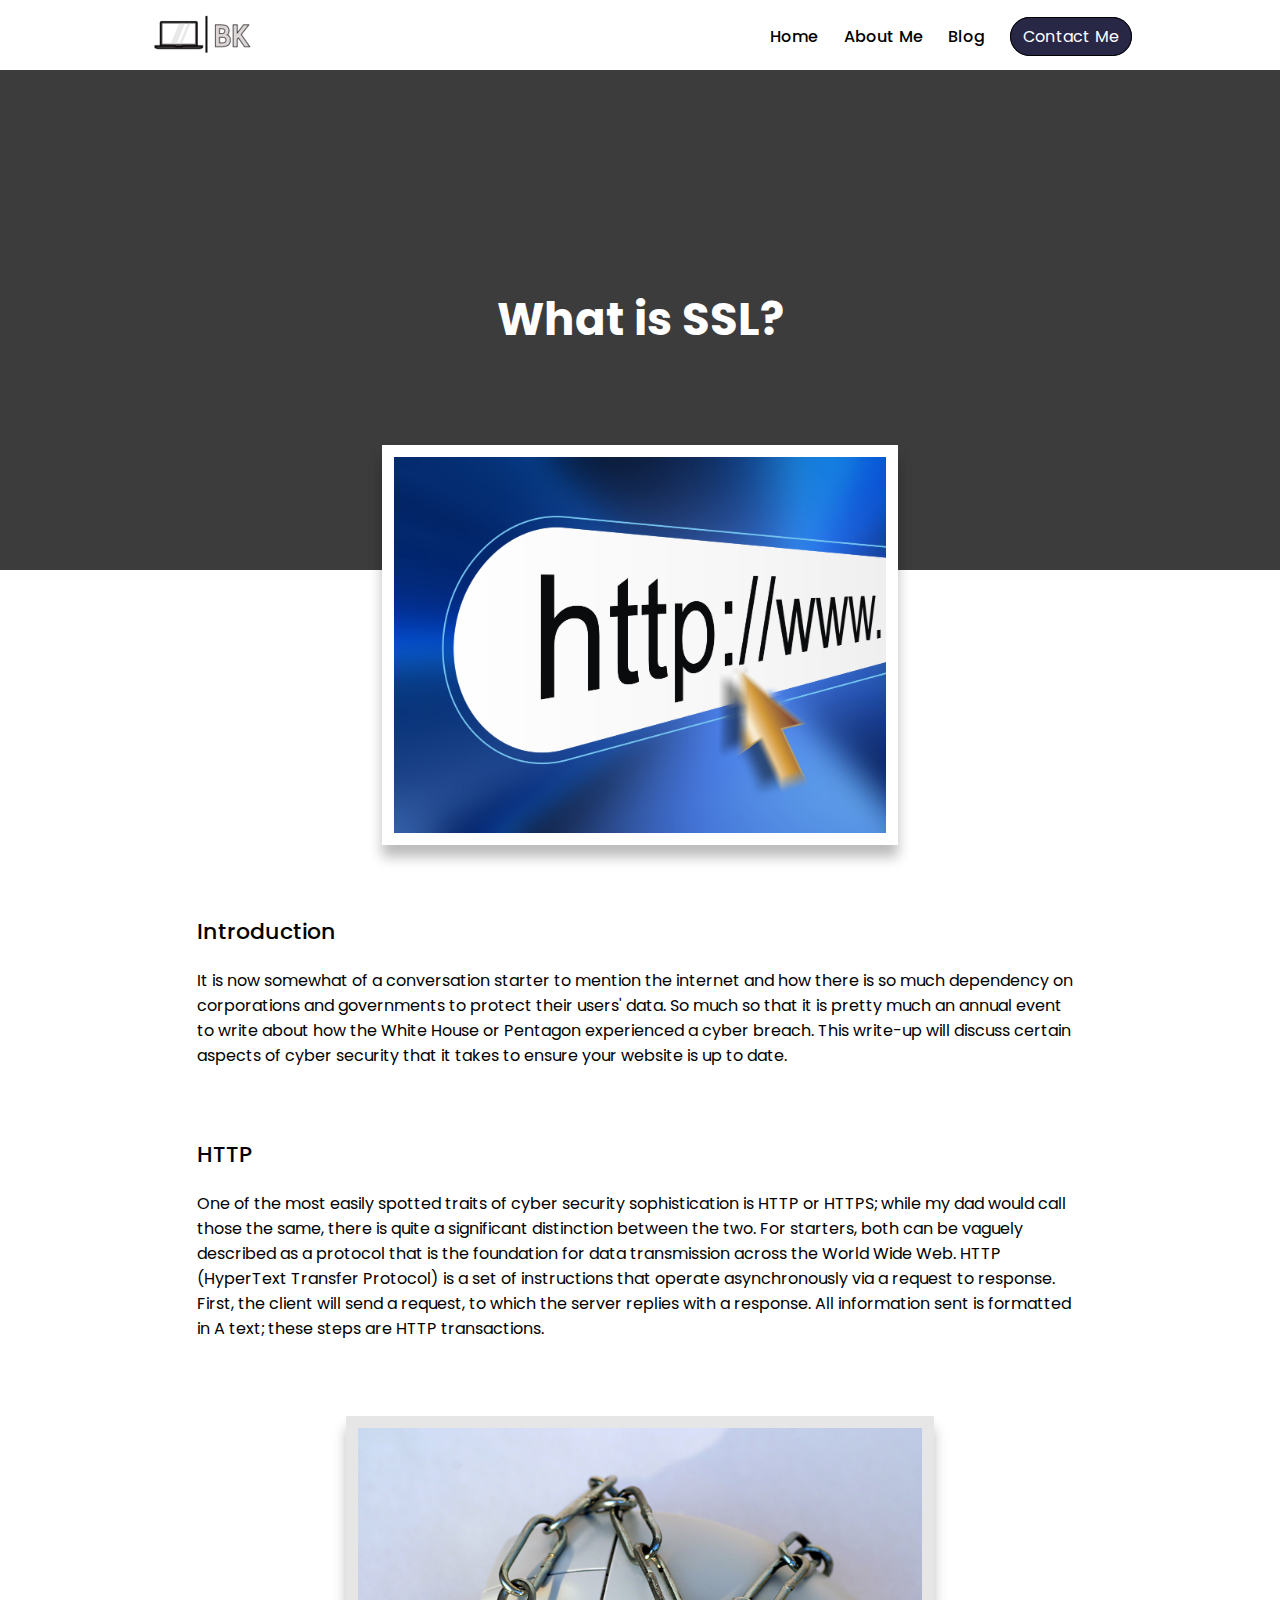
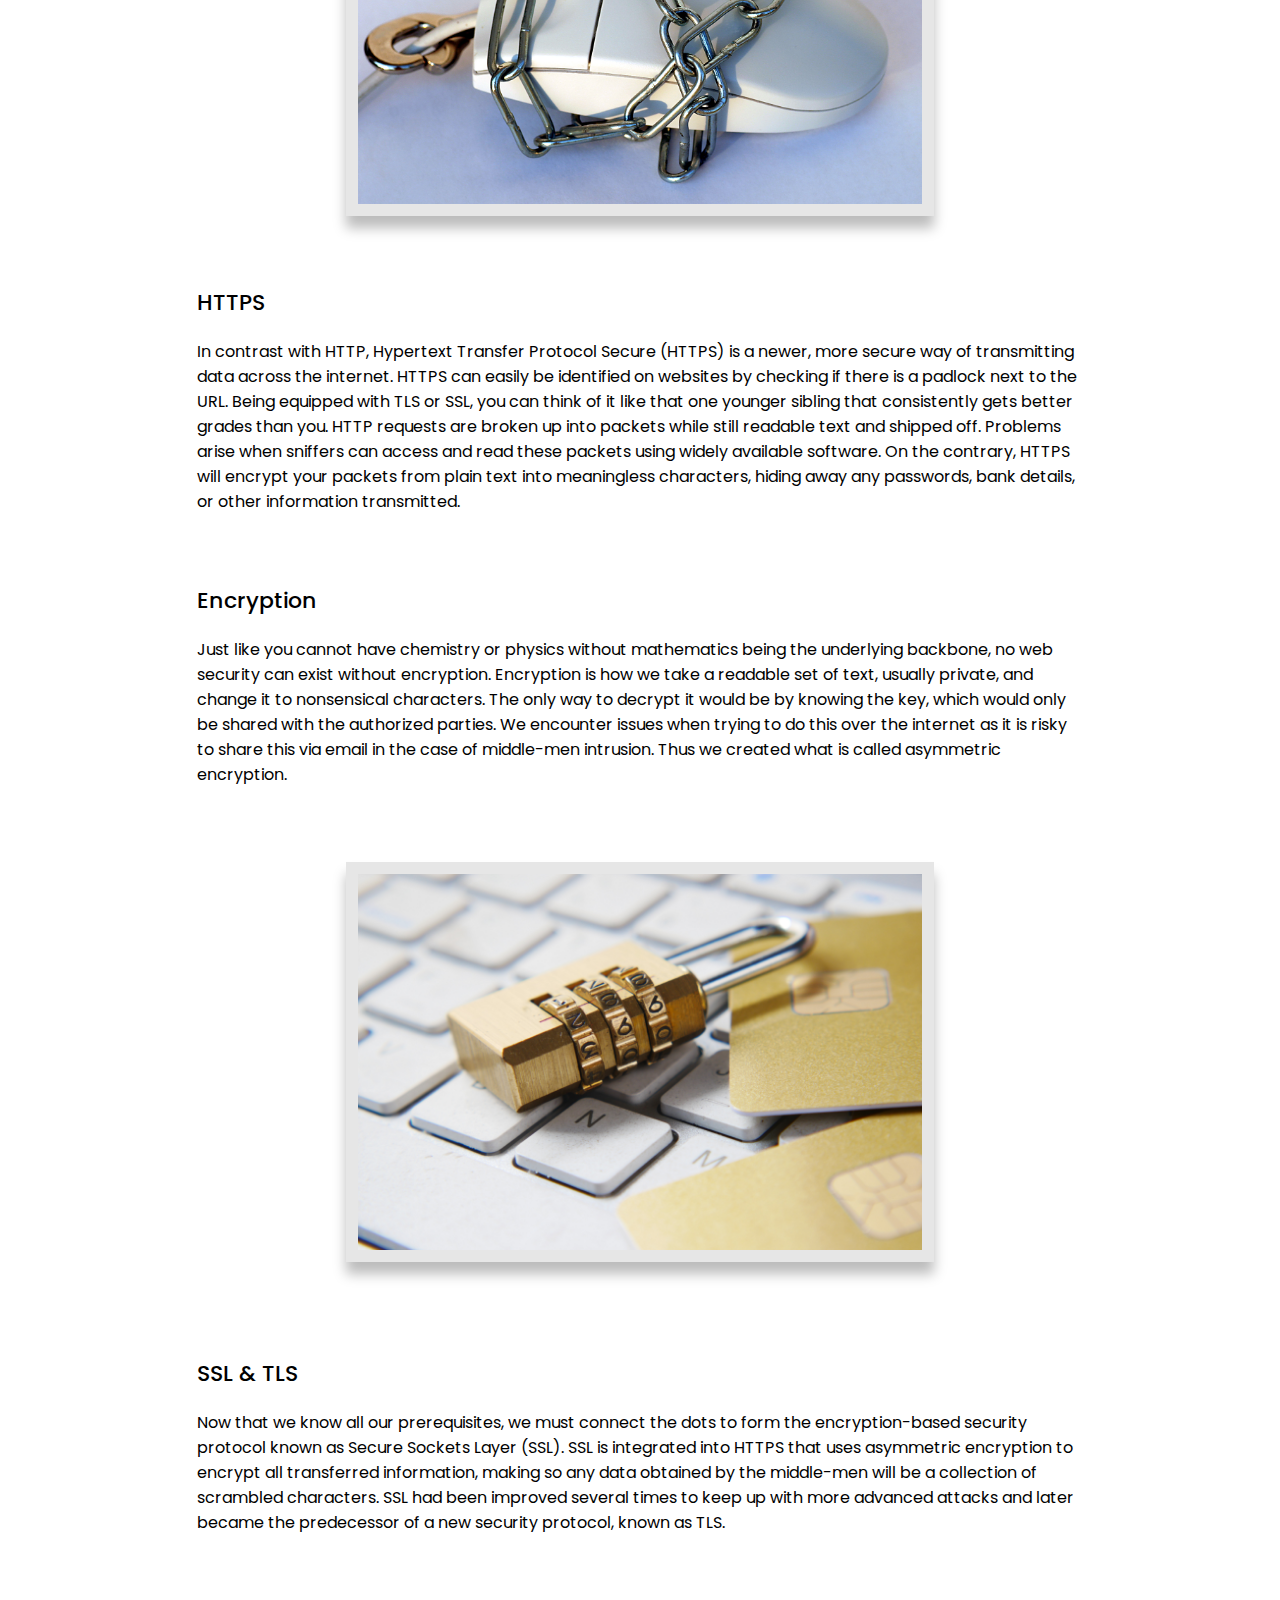
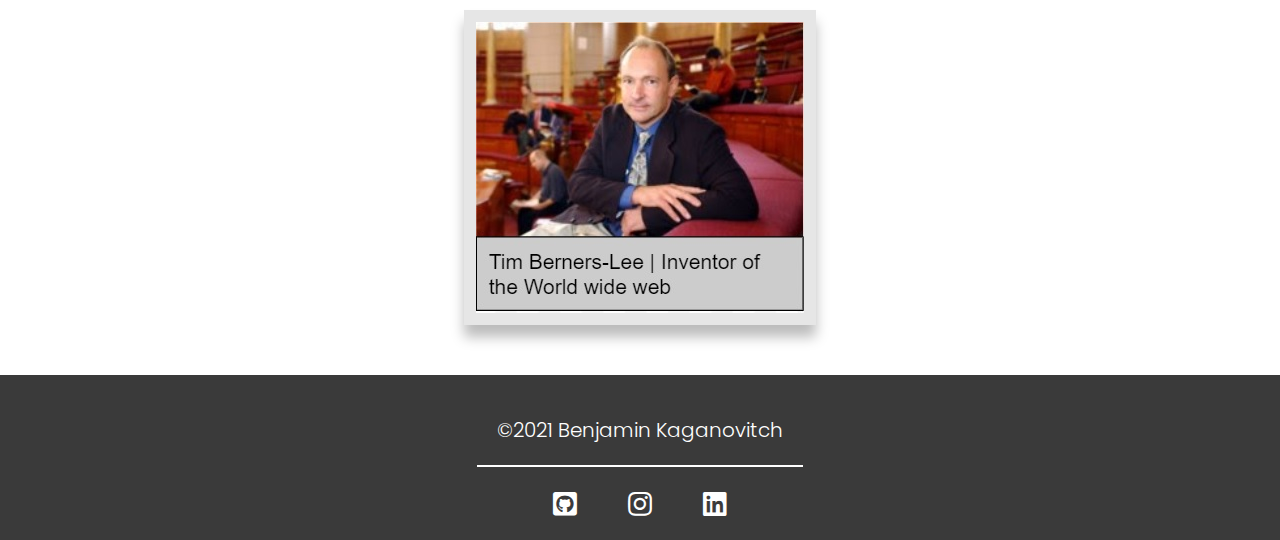
<file: blog-page/bogposts/SSLartical.html>
<!DOCTYPE html>

<head>
    <title>Article</title>
    <meta charset="utf-8" />
    <link href="https://fonts.googleapis.com/css2?family=Poppins:wght@300;400;500;700&display=swap" rel="stylesheet" />
    <link rel="stylesheet" href="https://cdnjs.cloudflare.com/ajax/libs/font-awesome/5.9.0/css/all.min.css">
    <meta name="viewport" content="width=device-width, initial-scale=1"/>
    <meta name="keywords" content="Benjamin Kaganovitch Portfolio" lang="en"/>
    <link rel="preconnect" href="https://fonts.gstatic.com" crossorigin />
    <link rel="shortcut icon" href="assets/img/ICONbig.png"/>
    <link rel="stylesheet" href="../assets/style/article.css" media="all" />
    <link rel="preconnect" href="https://fonts.googleapis.com"/>
</head>

<body>
    <div class="wrapper">
        <div class="container">
            <header>
                <div class="websiteLogo">
                    <div class="websitetitle"><img src="../assets/img/LogoDarkSmallNew.png"></div>
                </div>
                <nav>
                    <ul>
                        <li><a href="../index.html"> Home</a></li>
                        <li><a href="../about-me.html"> About Me</a></li>
                        <li><a href="../BlogDisplay.html"class="active">Blog</a></li>
                        <li><a href="../contact-me.html" class="contact-me"> Contact Me</a></li>
                    </ul>
                </nav>

                <div class="mobile-nav"><p><i class="fas fa-bars" title="Menu"></i></p></div>
            </header>
        </div>
        
        <div class="headerbanner ">
            <div class="overlay">
                <div class="container">
                    <div class="OpeningHeader">
                        <h2>What is SSL?</h2>
                    </div>
                </div>
            </div>
        </div>
        <div class="container">
            <div class="img-container1">
                <img src="../assets/img/ArticalImages/internet-1237130.jpg">
            </div>


            <div class="text-align">
                <h4>Introduction</h4>
                <p> 
                    It is now somewhat of a conversation starter to mention the internet and how there is so much dependency on corporations and governments to protect their users' data. So much so that it is pretty much an annual event to write about how the White House or Pentagon experienced a cyber breach. This write-up will discuss certain aspects of cyber security that it takes to ensure your website is up to date.
                </p>

                <h4>HTTP</h4>
                <p>
                    One of the most easily spotted traits of cyber security sophistication is HTTP or HTTPS; while my dad would call those the same, there is quite a significant distinction between the two. For starters, both can be vaguely described as a protocol that is the foundation for data transmission across the World Wide Web. HTTP (HyperText Transfer Protocol) is a set of instructions that operate asynchronously via a request to response. First, the client will send a request, to which the server replies with a response. All information sent is formatted in A text; these steps are HTTP transactions. 
                </p>

                <div class="img-container"><img src="../assets/img/ArticalImages/access-control-1240526.jpg"></div>

                <h4>HTTPS</h4>
                <p> 
                    In contrast with HTTP, Hypertext Transfer Protocol Secure (HTTPS) is a newer, more secure way of transmitting data across the internet. HTTPS can easily be identified on websites by checking if there is a padlock next to the URL. Being equipped with TLS or SSL, you can think of it like that one younger sibling that consistently gets better grades than you. HTTP requests are broken up into packets while still readable text and shipped off. Problems arise when sniffers can access and read these packets using widely available software. On the contrary, HTTPS will encrypt your packets from plain text into meaningless characters, hiding away any passwords, bank details, or other information transmitted. 
                </p>
                <h4>Encryption</h4>
                <p> 
                    Just like you cannot have chemistry or physics without mathematics being the underlying backbone, no web security can exist without encryption. Encryption is how we take a readable set of text, usually private, and change it to nonsensical characters. The only way to decrypt it would be by knowing the key, which would only be shared with the authorized parties. We encounter issues when trying to do this over the internet as it is risky to share this via email in the case of middle-men intrusion. Thus we created what is called asymmetric encryption.
                </p>
                <div class="img-container"><img src="../assets/img/ArticalImages/EncryptionArticale.jpg"></div>
                <br>
                <h4>SSL & TLS</h4>
                <p>
                    Now that we know all our prerequisites, we must connect the dots to form the encryption-based security protocol known as Secure Sockets Layer (SSL). SSL is integrated into HTTPS that uses asymmetric encryption to encrypt all transferred information, making so any data obtained by the middle-men will be a collection of scrambled characters. SSL had been improved several times to keep up with more advanced attacks and later became the predecessor of a new security protocol, known as TLS.
                </p>
                <div class="img-container"><img src="../assets/img/ArticalImages/Tim3w.jpg"></div>
            </div>
        </div>
        <br>
        <br>


        <footer>
            <div class="footer-container">
                <div class="footer-text"><h3>&#169;2021 Benjamin Kaganovitch</h3></div>
                <div class="icons-1">
                    <a><i class="fab fa-github-square"></i></a>
                    <a><i class="fab fa-instagram"></i></a>
                    <a><i class="fab fa-linkedin"></i></a>
                </div>
            </div>
         </footer>
    </div>
</body>

</html>
</file>
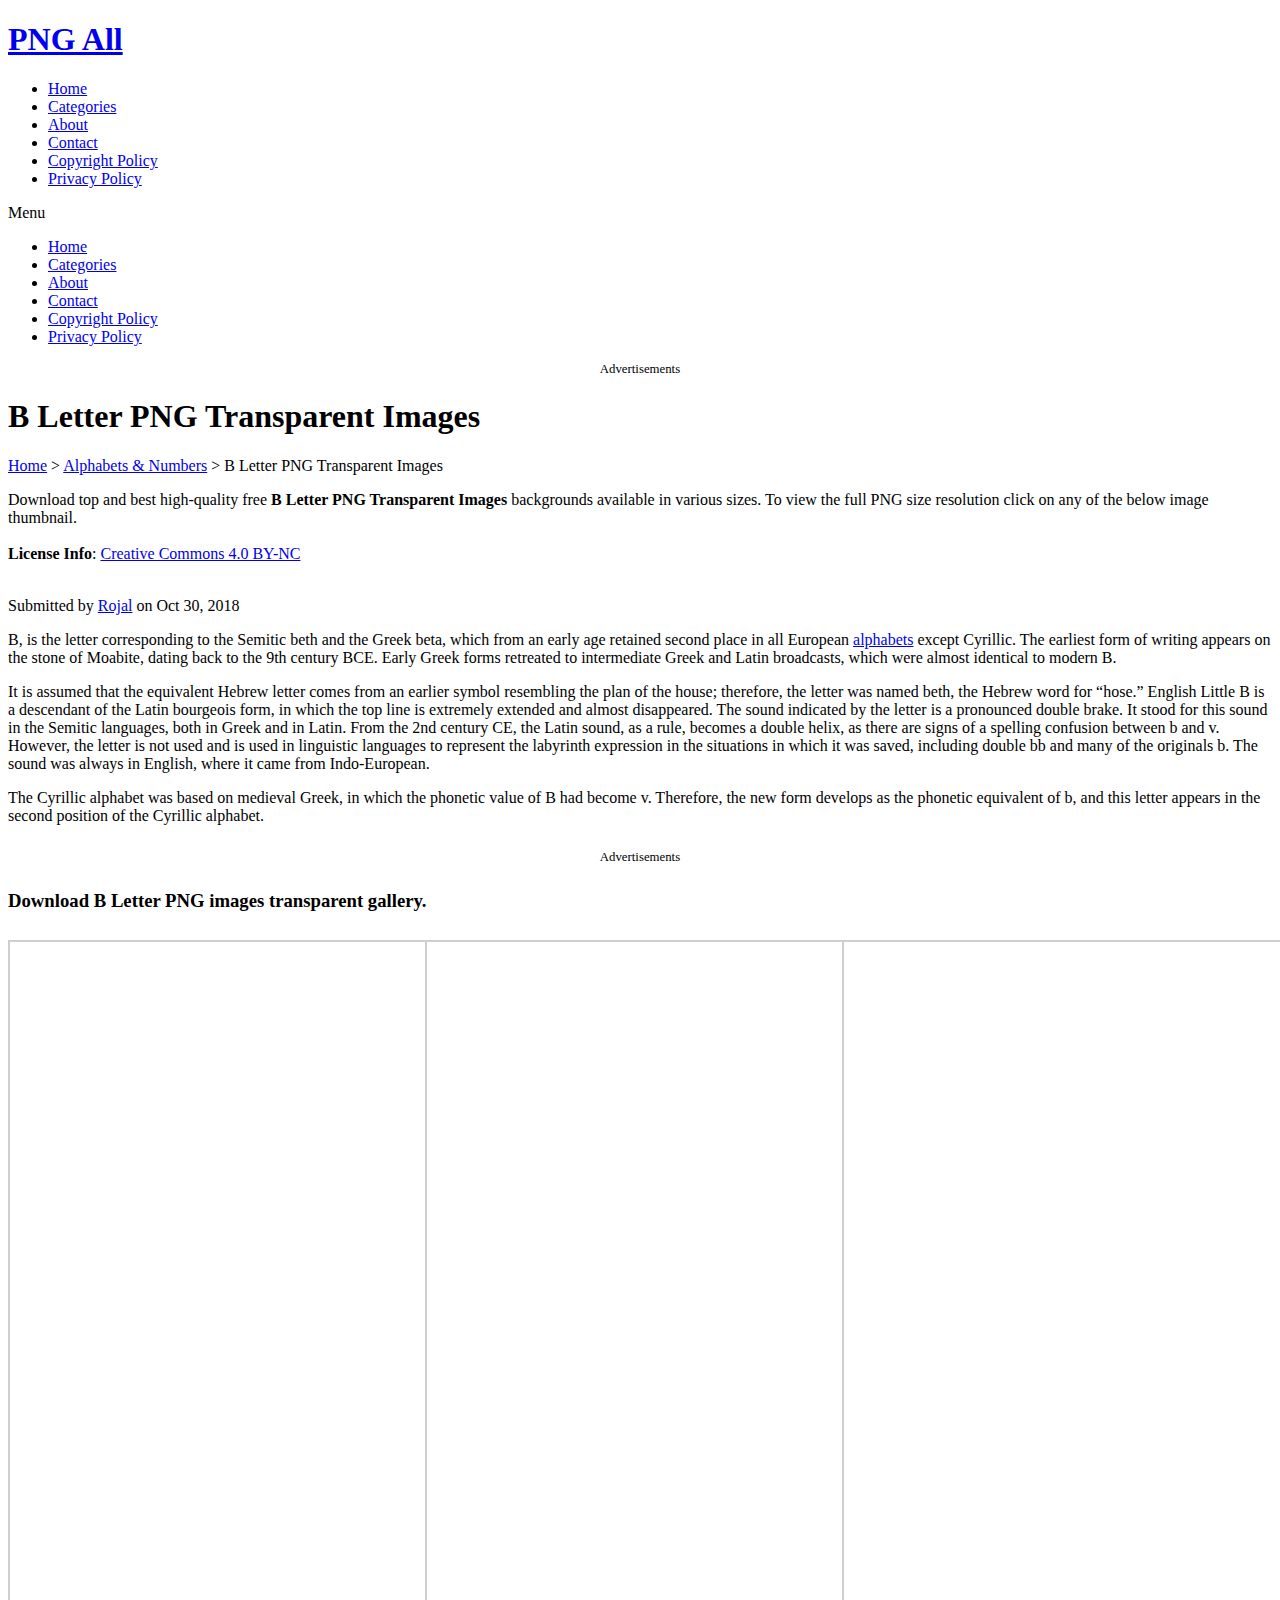
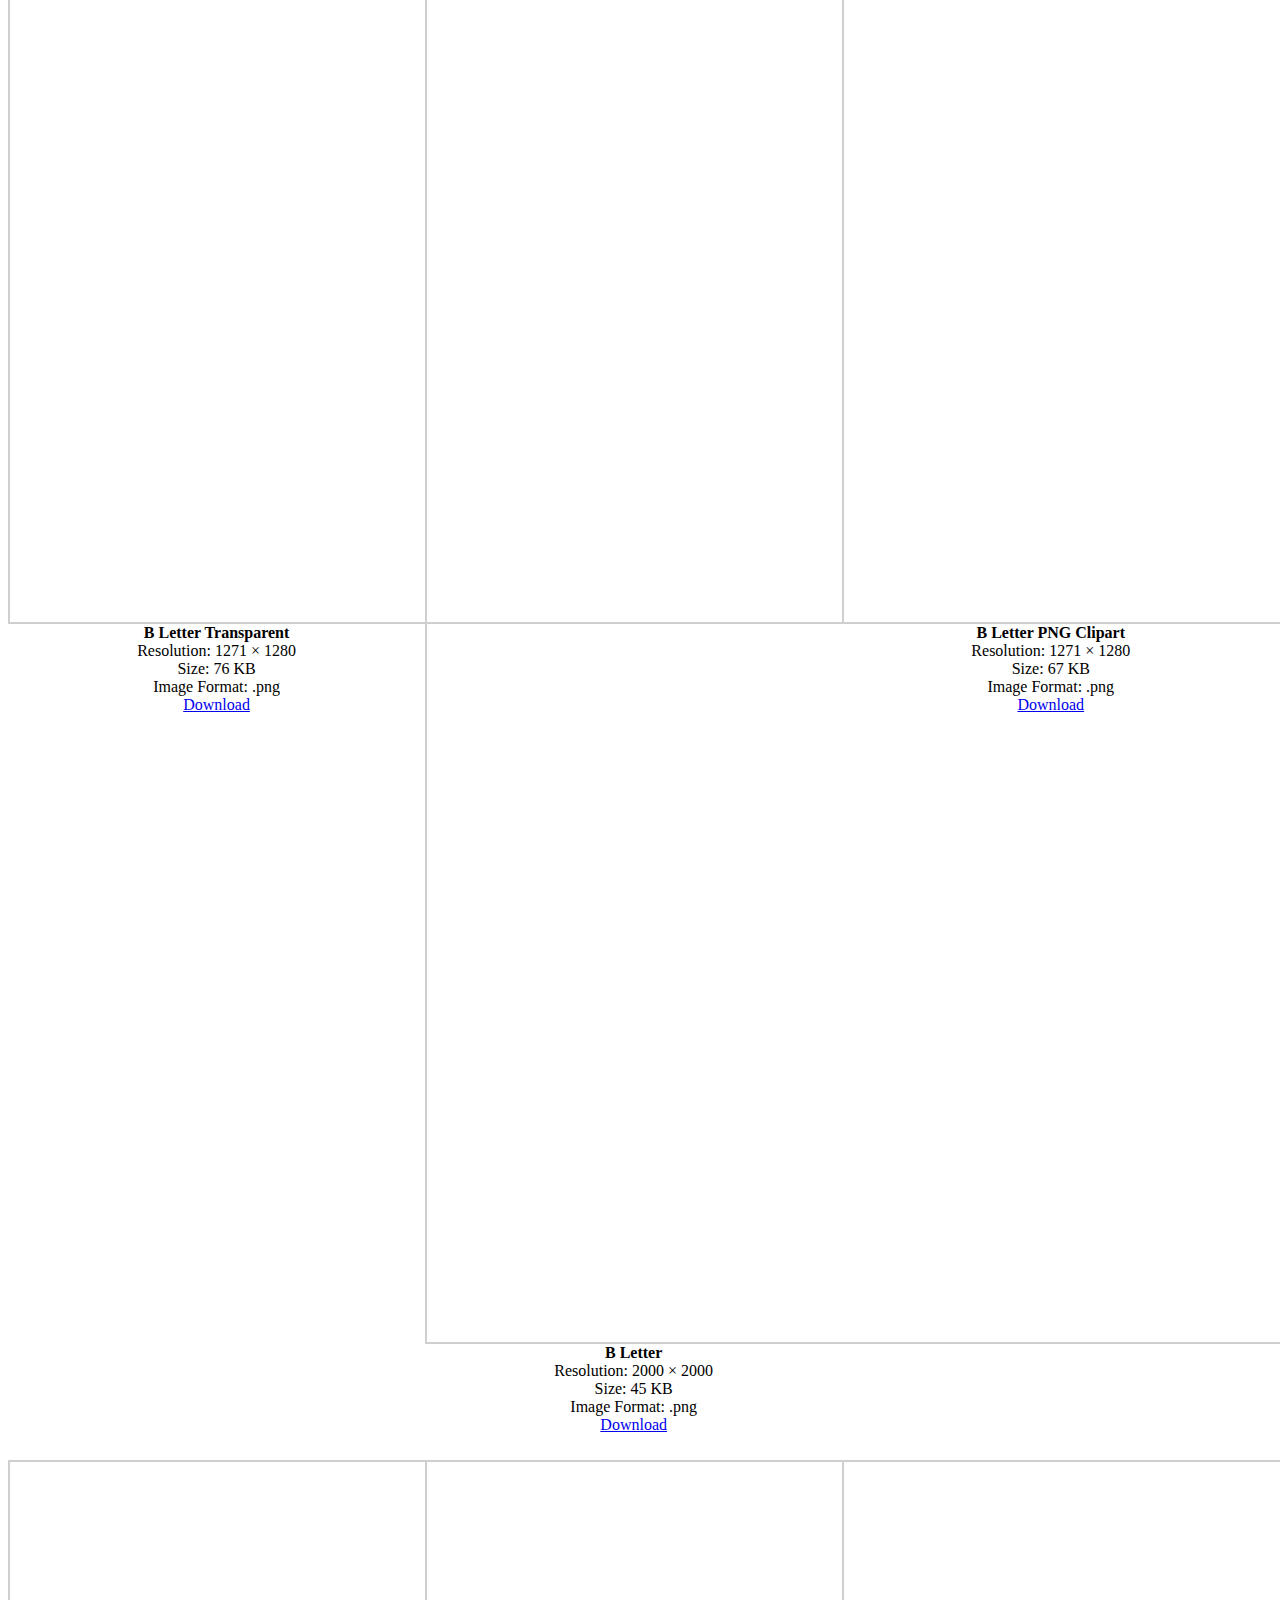
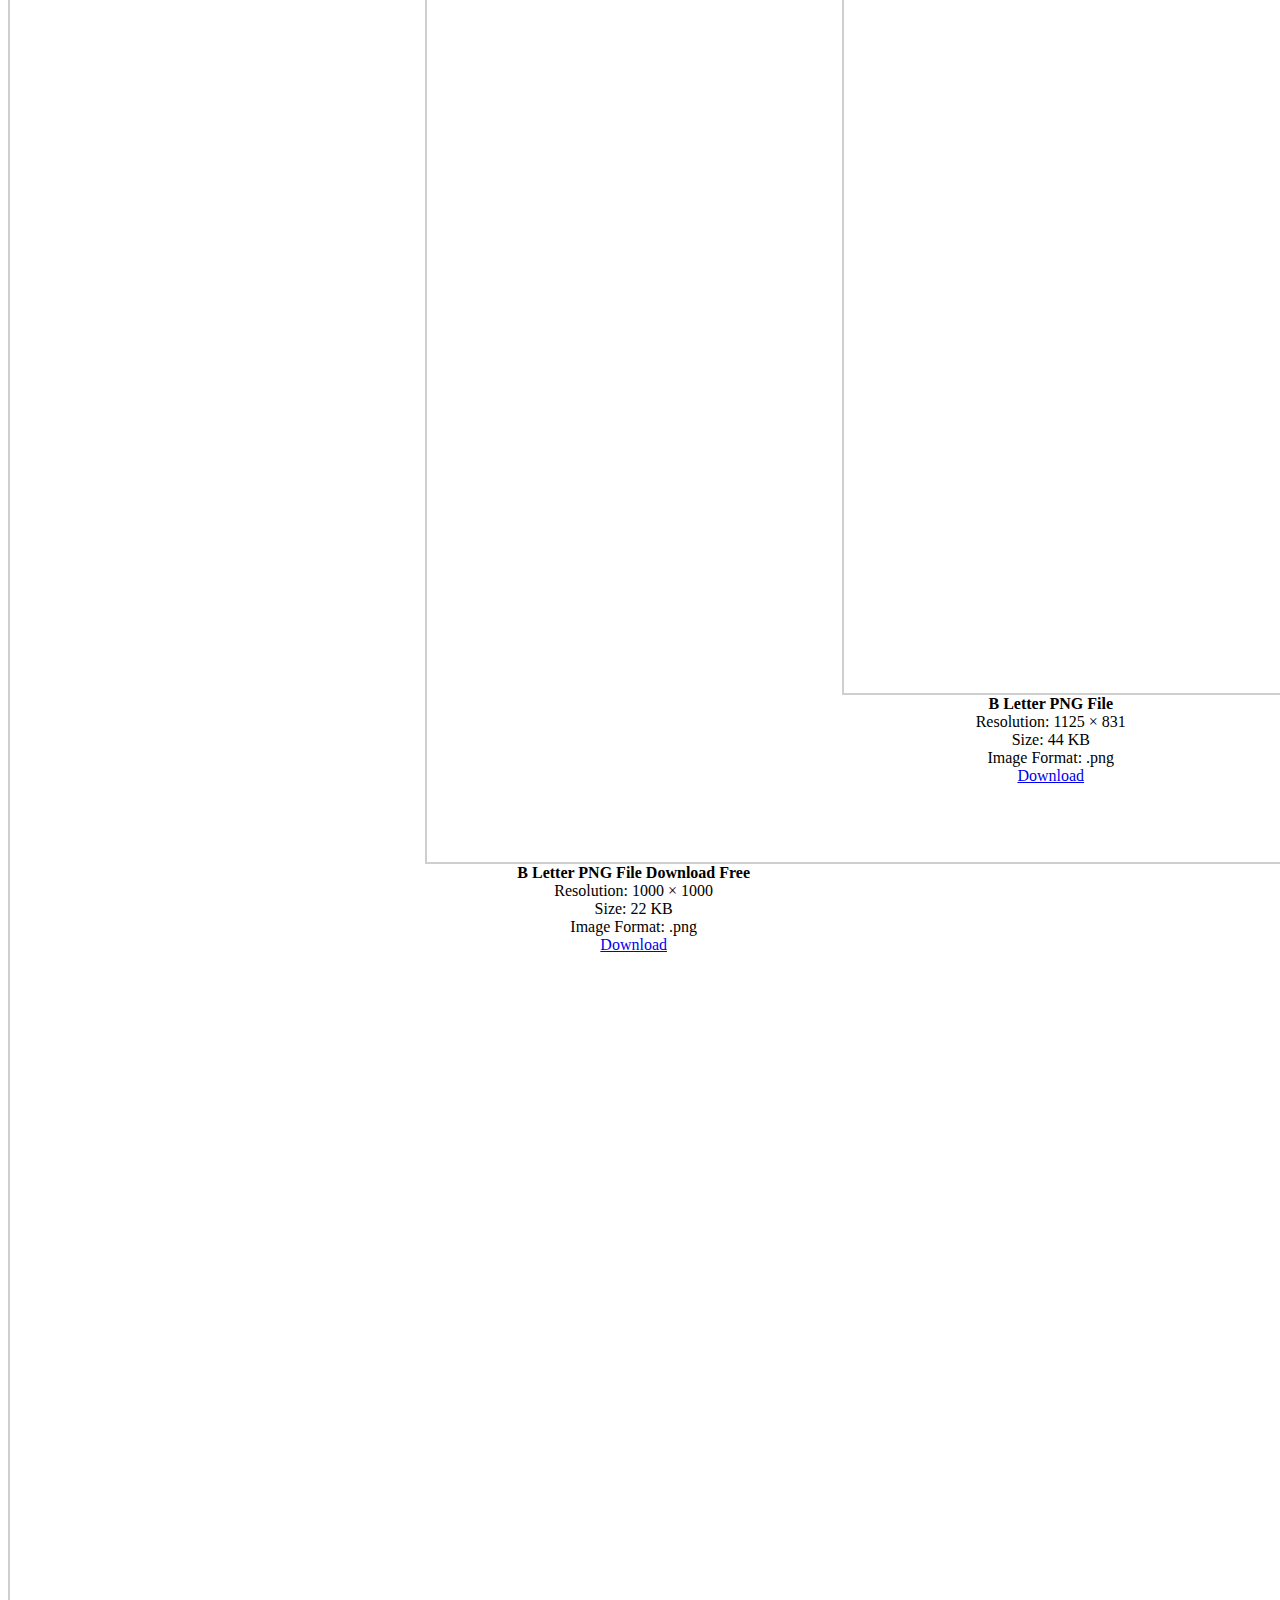
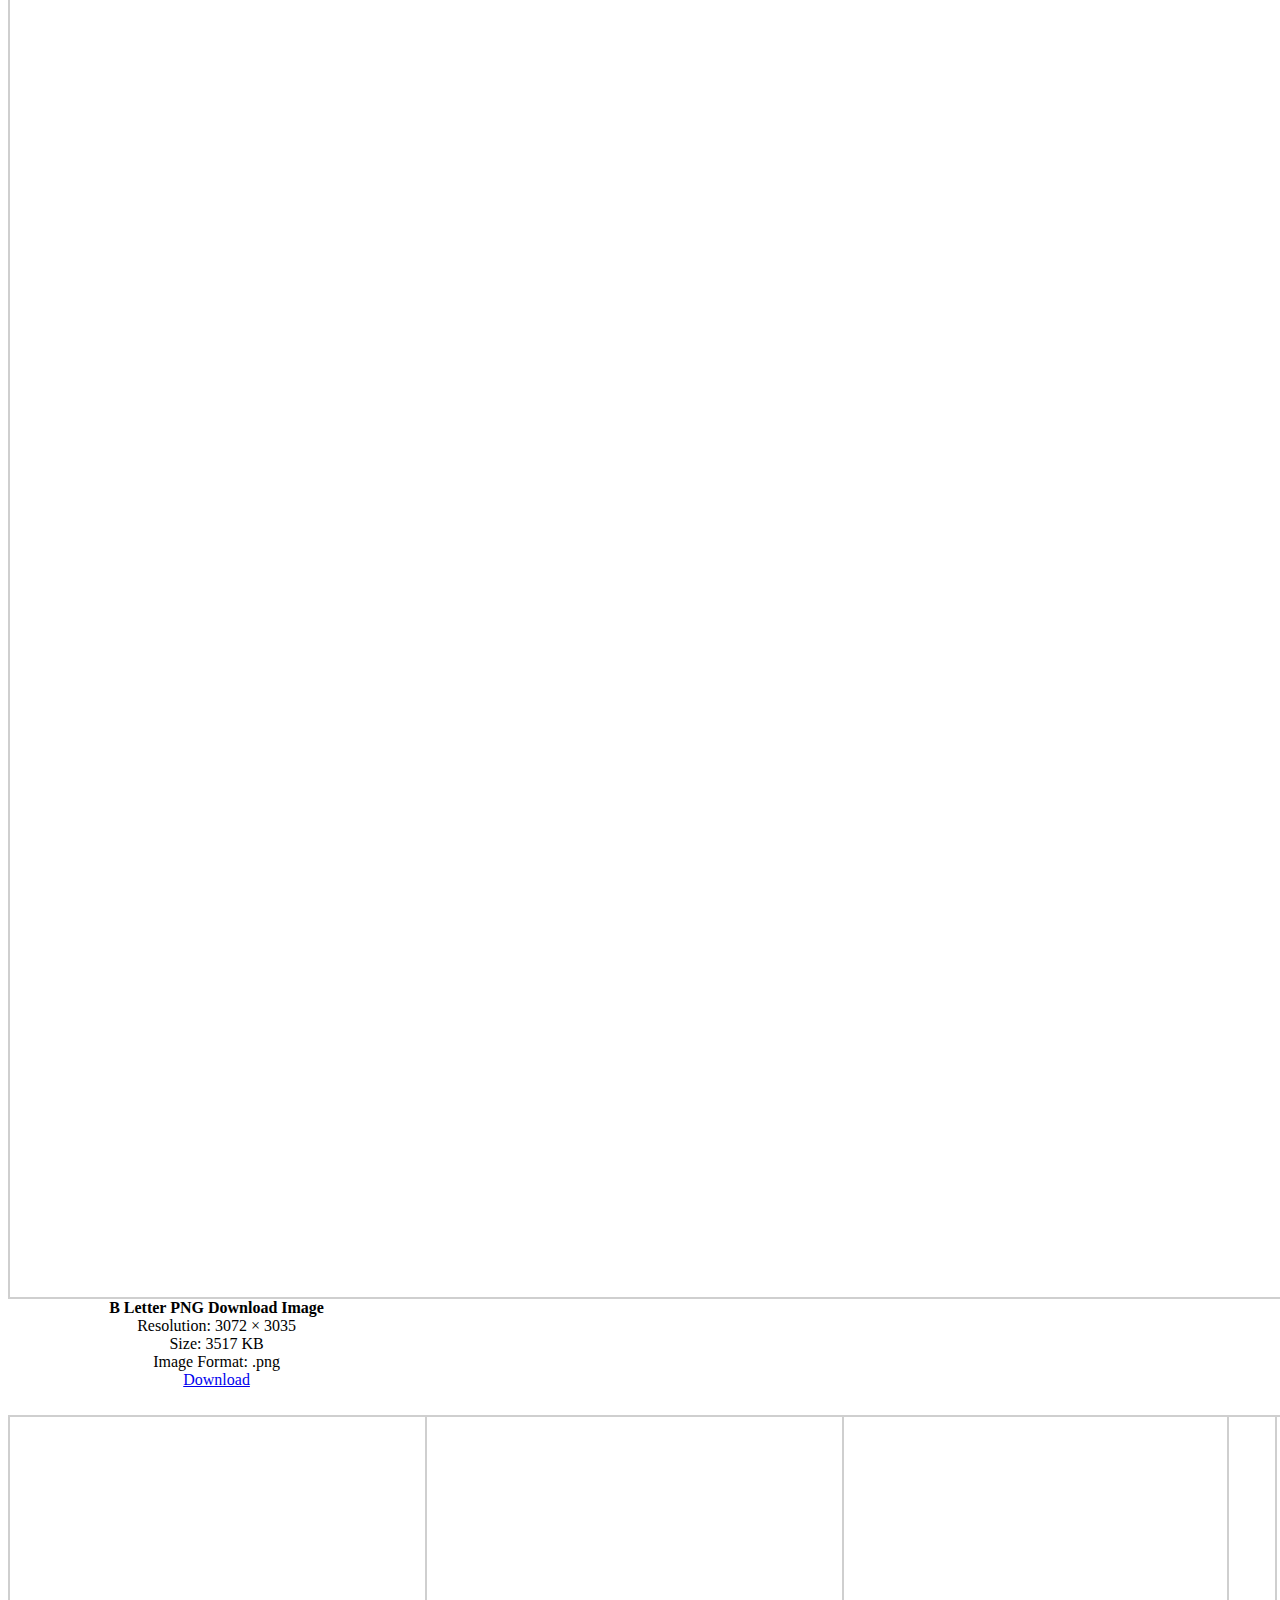
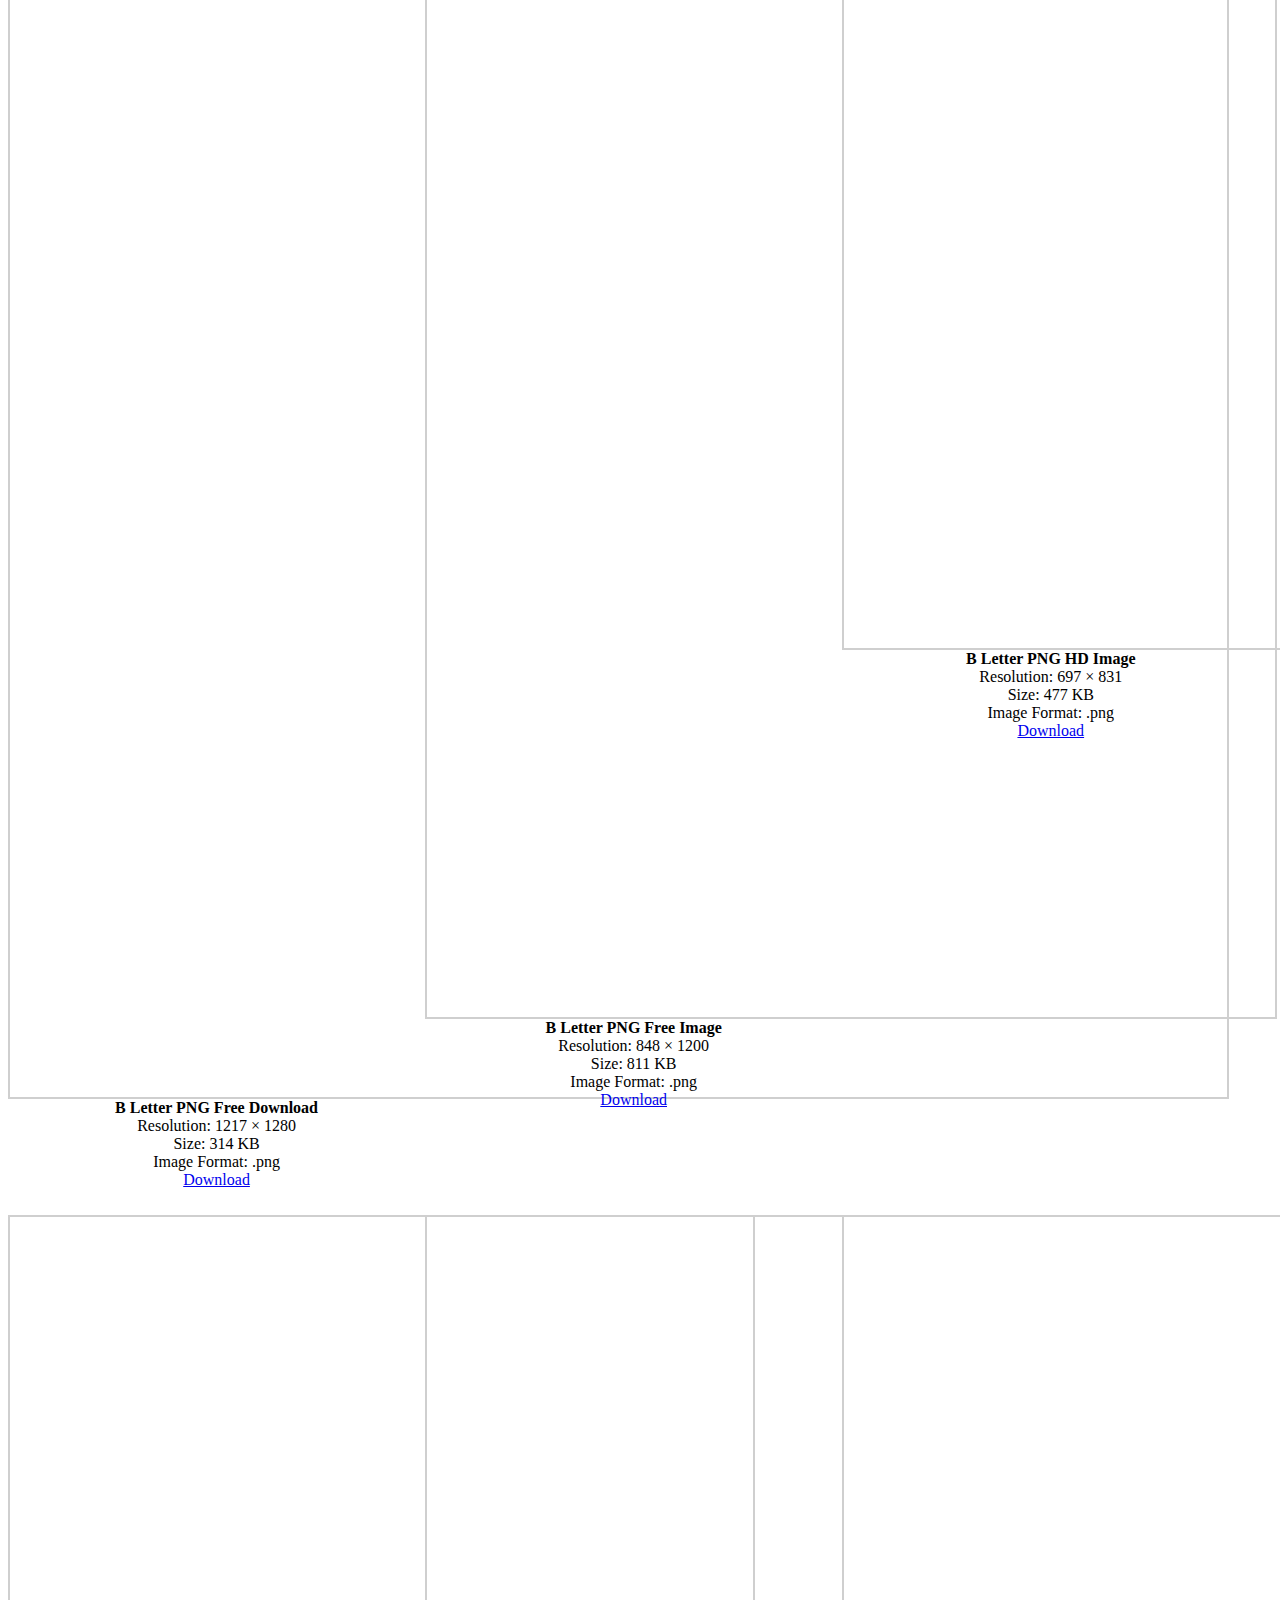
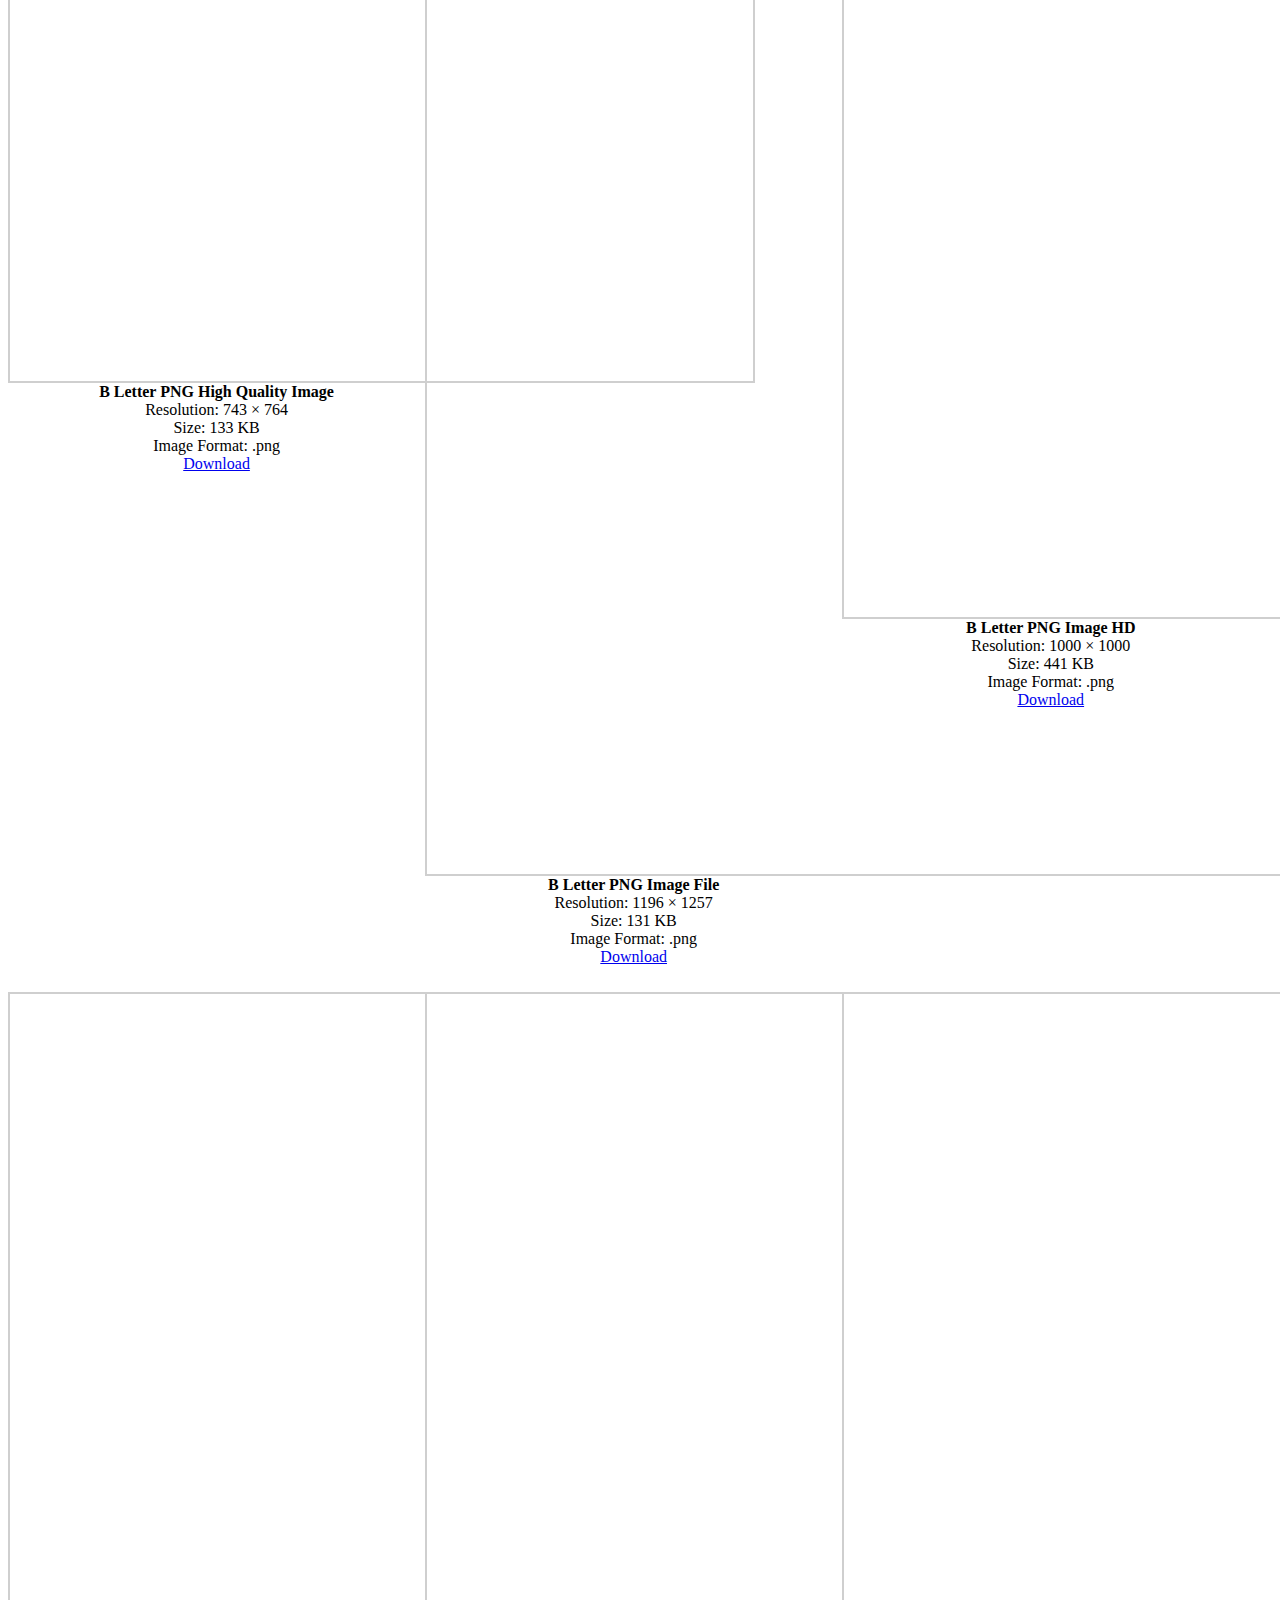
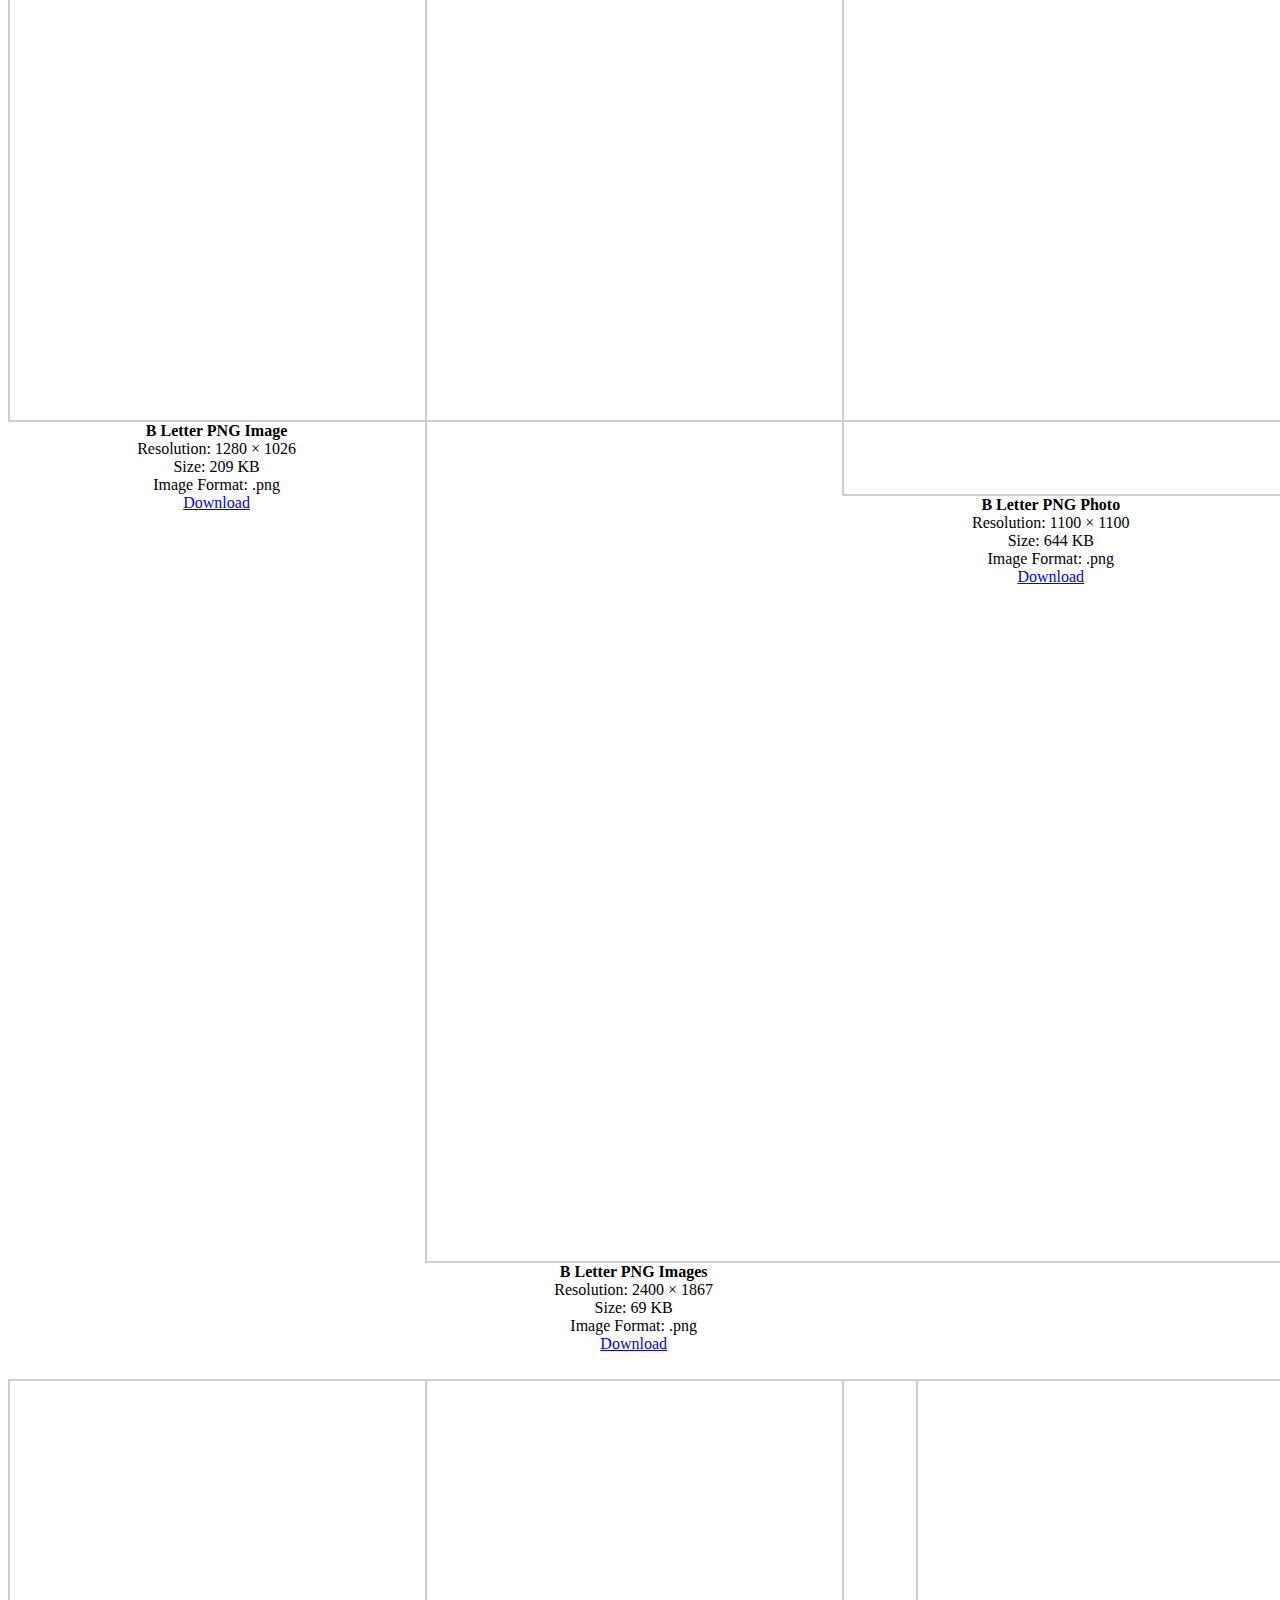
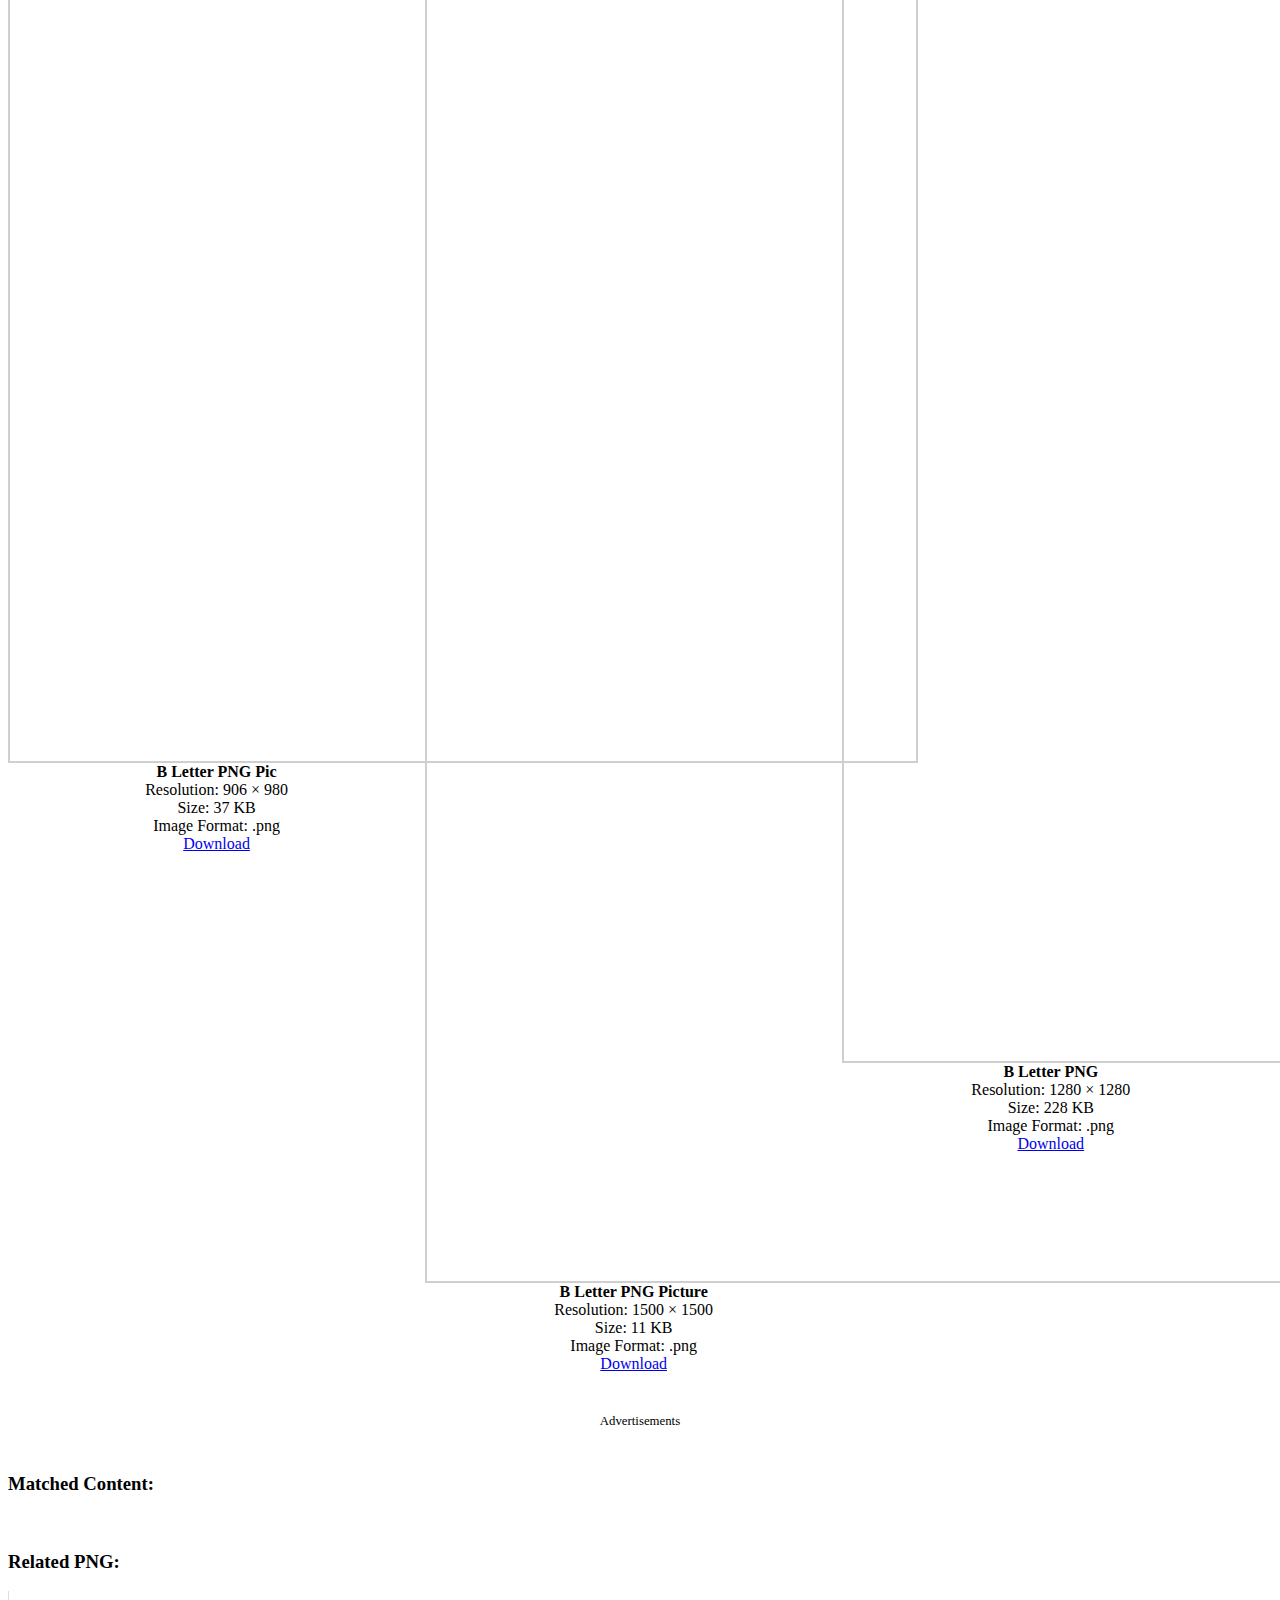
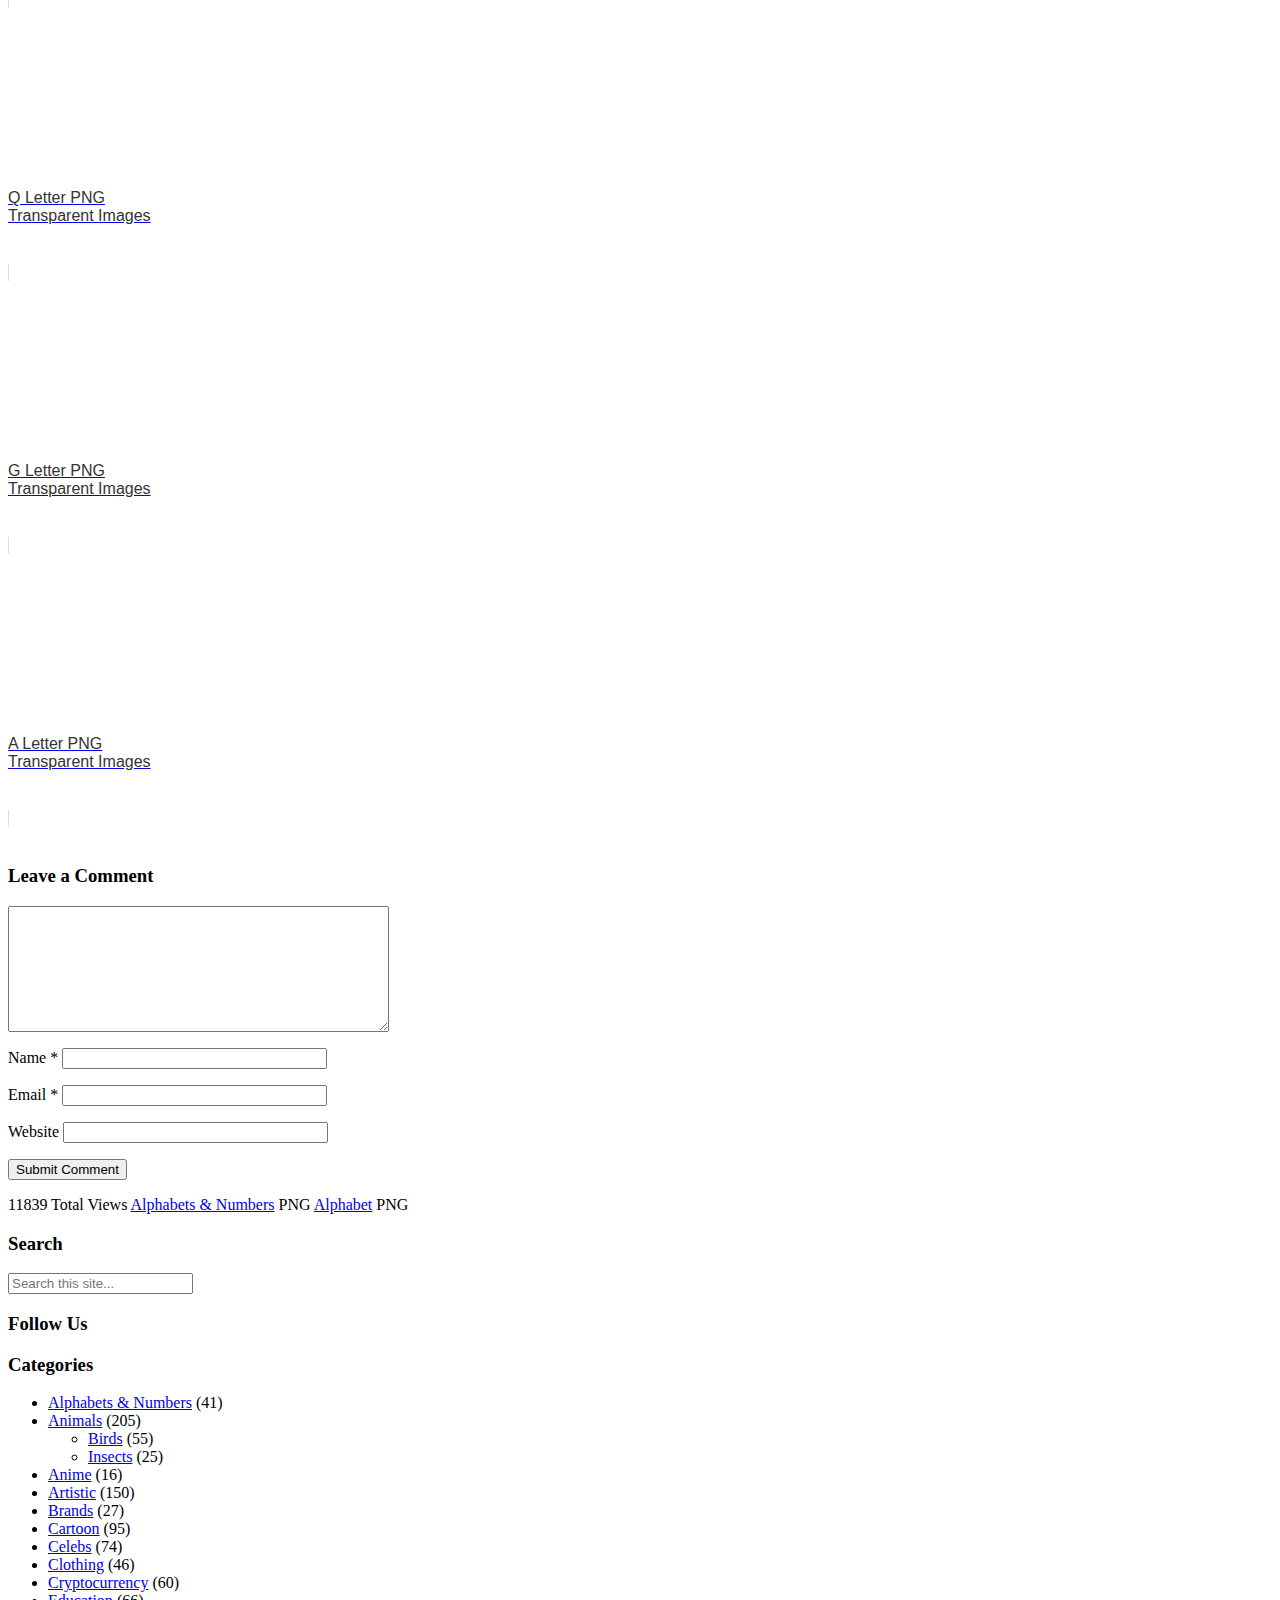
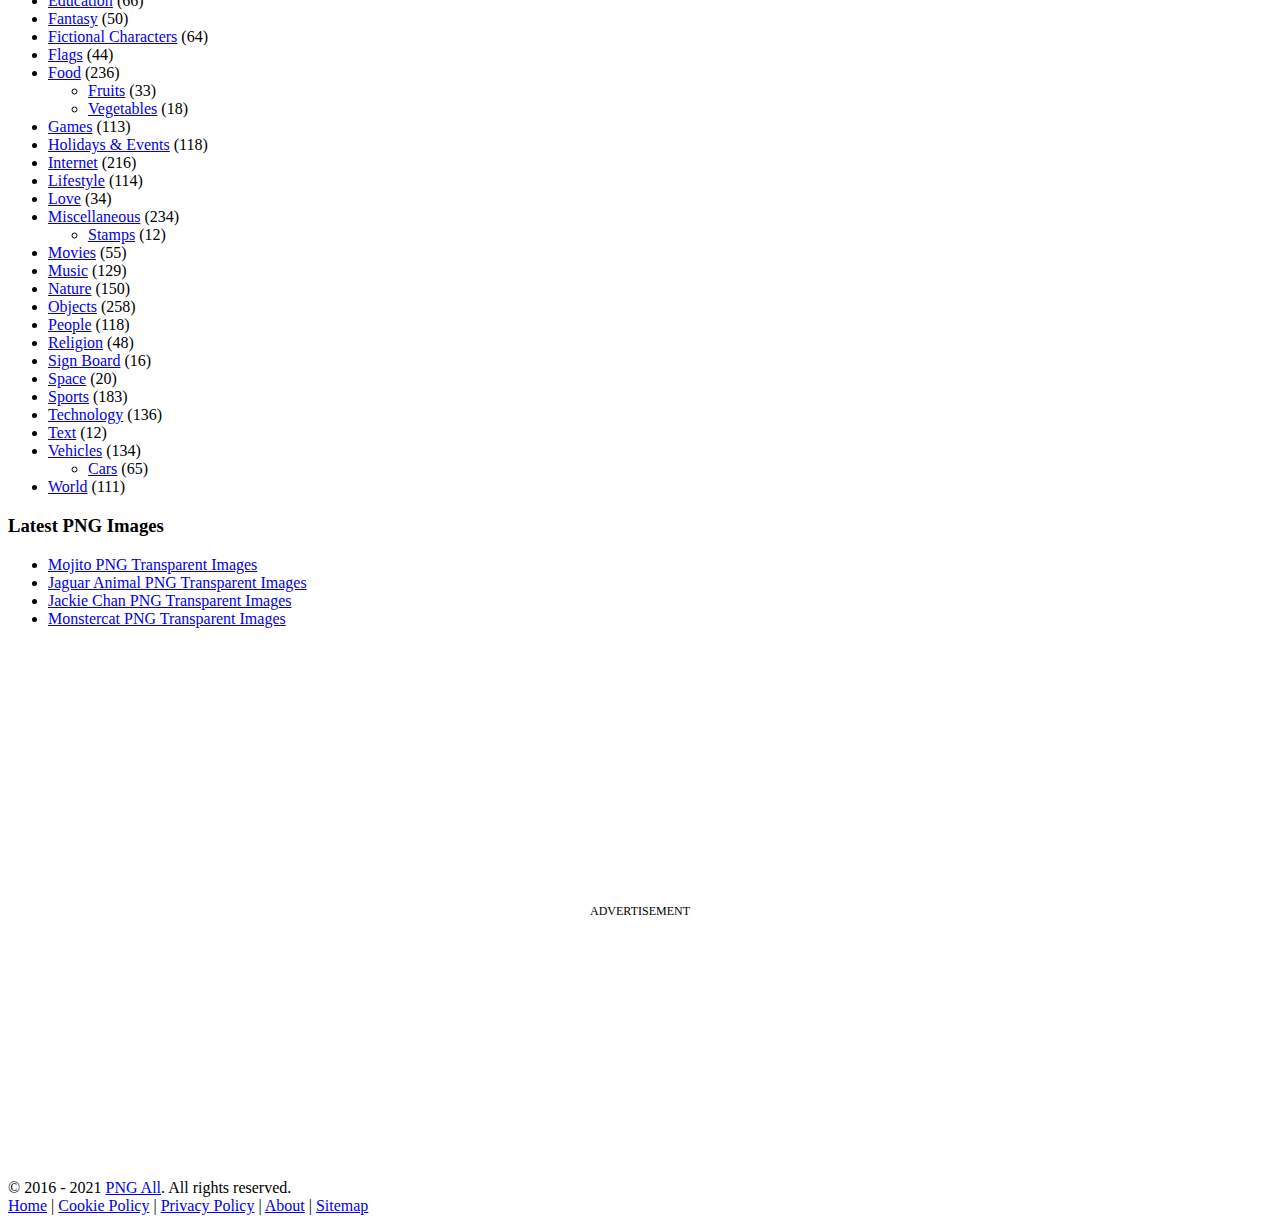
<file: blog-page/assets/img/b-letter-png.htm>
<!DOCTYPE html PUBLIC "-//W3C//DTD XHTML 1.0 Transitional//EN" "https://www.w3.org/TR/xhtml1/DTD/xhtml1-transitional.dtd">
<html xmlns="https://www.w3.org/1999/xhtml" lang="en-US" xml:lang="en-US" prefix="og: http://ogp.me/ns# fb: http://ogp.me/ns/fb#">
<head><script>if(navigator.userAgent.match(/MSIE|Internet Explorer/i)||navigator.userAgent.match(/Trident\/7\..*?rv:11/i)){var href=document.location.href;if(!href.match(/[?&]nowprocket/)){if(href.indexOf("?")==-1){if(href.indexOf("#")==-1){document.location.href=href+"?nowprocket=1"}else{document.location.href=href.replace("#","?nowprocket=1#")}}else{if(href.indexOf("#")==-1){document.location.href=href+"&nowprocket=1"}else{document.location.href=href.replace("#","&nowprocket=1#")}}}}</script><script>class RocketLazyLoadScripts{constructor(e){this.triggerEvents=e,this.eventOptions={passive:!0},this.userEventListener=this.triggerListener.bind(this),this.delayedScripts={normal:[],async:[],defer:[]},this.allJQueries=[]}_addUserInteractionListener(e){this.triggerEvents.forEach((t=>window.addEventListener(t,e.userEventListener,e.eventOptions)))}_removeUserInteractionListener(e){this.triggerEvents.forEach((t=>window.removeEventListener(t,e.userEventListener,e.eventOptions)))}triggerListener(){this._removeUserInteractionListener(this),"loading"===document.readyState?document.addEventListener("DOMContentLoaded",this._loadEverythingNow.bind(this)):this._loadEverythingNow()}async _loadEverythingNow(){this._delayEventListeners(),this._delayJQueryReady(this),this._handleDocumentWrite(),this._registerAllDelayedScripts(),this._preloadAllScripts(),await this._loadScriptsFromList(this.delayedScripts.normal),await this._loadScriptsFromList(this.delayedScripts.defer),await this._loadScriptsFromList(this.delayedScripts.async),await this._triggerDOMContentLoaded(),await this._triggerWindowLoad(),window.dispatchEvent(new Event("rocket-allScriptsLoaded"))}_registerAllDelayedScripts(){document.querySelectorAll("script[type=rocketlazyloadscript]").forEach((e=>{e.hasAttribute("src")?e.hasAttribute("async")&&!1!==e.async?this.delayedScripts.async.push(e):e.hasAttribute("defer")&&!1!==e.defer||"module"===e.getAttribute("data-rocket-type")?this.delayedScripts.defer.push(e):this.delayedScripts.normal.push(e):this.delayedScripts.normal.push(e)}))}async _transformScript(e){return await this._requestAnimFrame(),new Promise((t=>{const n=document.createElement("script");let i;[...e.attributes].forEach((e=>{let t=e.nodeName;"type"!==t&&("data-rocket-type"===t&&(t="type",i=e.nodeValue),n.setAttribute(t,e.nodeValue))})),e.hasAttribute("src")&&this._isValidScriptType(i)?(n.addEventListener("load",t),n.addEventListener("error",t)):(n.text=e.text,t()),e.parentNode.replaceChild(n,e)}))}_isValidScriptType(e){return!e||""===e||"string"==typeof e&&["text/javascript","text/x-javascript","text/ecmascript","text/jscript","application/javascript","application/x-javascript","application/ecmascript","application/jscript","module"].includes(e.toLowerCase())}async _loadScriptsFromList(e){const t=e.shift();return t?(await this._transformScript(t),this._loadScriptsFromList(e)):Promise.resolve()}_preloadAllScripts(){var e=document.createDocumentFragment();[...this.delayedScripts.normal,...this.delayedScripts.defer,...this.delayedScripts.async].forEach((t=>{const n=t.getAttribute("src");if(n){const t=document.createElement("link");t.href=n,t.rel="preload",t.as="script",e.appendChild(t)}})),document.head.appendChild(e)}_delayEventListeners(){let e={};function t(t,n){!function(t){function n(n){return e[t].eventsToRewrite.indexOf(n)>=0?"rocket-"+n:n}e[t]||(e[t]={originalFunctions:{add:t.addEventListener,remove:t.removeEventListener},eventsToRewrite:[]},t.addEventListener=function(){arguments[0]=n(arguments[0]),e[t].originalFunctions.add.apply(t,arguments)},t.removeEventListener=function(){arguments[0]=n(arguments[0]),e[t].originalFunctions.remove.apply(t,arguments)})}(t),e[t].eventsToRewrite.push(n)}function n(e,t){let n=e[t];Object.defineProperty(e,t,{get:()=>n||function(){},set(i){e["rocket"+t]=n=i}})}t(document,"DOMContentLoaded"),t(window,"DOMContentLoaded"),t(window,"load"),t(window,"pageshow"),t(document,"readystatechange"),n(document,"onreadystatechange"),n(window,"onload"),n(window,"onpageshow")}_delayJQueryReady(e){let t=window.jQuery;Object.defineProperty(window,"jQuery",{get:()=>t,set(n){if(n&&n.fn&&!e.allJQueries.includes(n)){n.fn.ready=n.fn.init.prototype.ready=function(t){e.domReadyFired?t.bind(document)(n):document.addEventListener("rocket-DOMContentLoaded",(()=>t.bind(document)(n)))};const t=n.fn.on;n.fn.on=n.fn.init.prototype.on=function(){if(this[0]===window){function e(e){return e.split(" ").map((e=>"load"===e||0===e.indexOf("load.")?"rocket-jquery-load":e)).join(" ")}"string"==typeof arguments[0]||arguments[0]instanceof String?arguments[0]=e(arguments[0]):"object"==typeof arguments[0]&&Object.keys(arguments[0]).forEach((t=>{delete Object.assign(arguments[0],{[e(t)]:arguments[0][t]})[t]}))}return t.apply(this,arguments),this},e.allJQueries.push(n)}t=n}})}async _triggerDOMContentLoaded(){this.domReadyFired=!0,await this._requestAnimFrame(),document.dispatchEvent(new Event("rocket-DOMContentLoaded")),await this._requestAnimFrame(),window.dispatchEvent(new Event("rocket-DOMContentLoaded")),await this._requestAnimFrame(),document.dispatchEvent(new Event("rocket-readystatechange")),await this._requestAnimFrame(),document.rocketonreadystatechange&&document.rocketonreadystatechange()}async _triggerWindowLoad(){await this._requestAnimFrame(),window.dispatchEvent(new Event("rocket-load")),await this._requestAnimFrame(),window.rocketonload&&window.rocketonload(),await this._requestAnimFrame(),this.allJQueries.forEach((e=>e(window).trigger("rocket-jquery-load"))),window.dispatchEvent(new Event("rocket-pageshow")),await this._requestAnimFrame(),window.rocketonpageshow&&window.rocketonpageshow()}_handleDocumentWrite(){const e=new Map;document.write=document.writeln=function(t){const n=document.currentScript;n||console.error("WPRocket unable to document.write this: "+t);const i=document.createRange(),r=n.parentElement;let a=e.get(n);void 0===a&&(a=n.nextSibling,e.set(n,a));const o=document.createDocumentFragment();i.setStart(o,0),o.appendChild(i.createContextualFragment(t)),r.insertBefore(o,a)}}async _requestAnimFrame(){return new Promise((e=>requestAnimationFrame(e)))}static run(){const e=new RocketLazyLoadScripts(["keydown","mousemove","touchmove","touchstart","touchend","wheel"]);e._addUserInteractionListener(e)}}RocketLazyLoadScripts.run();
</script>
	<!-- Quantcast Choice. Consent Manager Tag v2.0 (for TCF 2.0) -->
<script type="rocketlazyloadscript" data-rocket-type="text/javascript" async=true>
(function() {
  var host = window.location.hostname;
  var element = document.createElement('script');
  var firstScript = document.getElementsByTagName('script')[0];
  var url = 'https://quantcast.mgr.consensu.org'
    .concat('/choice/', 'deCwlQAR_q3bc', '/', host, '/choice.js')
  var uspTries = 0;
  var uspTriesLimit = 3;
  element.async = true;
  element.type = 'text/javascript';
  element.src = url;

  firstScript.parentNode.insertBefore(element, firstScript);

  function makeStub() {
    var TCF_LOCATOR_NAME = '__tcfapiLocator';
    var queue = [];
    var win = window;
    var cmpFrame;

    function addFrame() {
      var doc = win.document;
      var otherCMP = !!(win.frames[TCF_LOCATOR_NAME]);

      if (!otherCMP) {
        if (doc.body) {
          var iframe = doc.createElement('iframe');

          iframe.style.cssText = 'display:none';
          iframe.name = TCF_LOCATOR_NAME;
          doc.body.appendChild(iframe);
        } else {
          setTimeout(addFrame, 5);
        }
      }
      return !otherCMP;
    }

    function tcfAPIHandler() {
      var gdprApplies;
      var args = arguments;

      if (!args.length) {
        return queue;
      } else if (args[0] === 'setGdprApplies') {
        if (
          args.length > 3 &&
          args[2] === 2 &&
          typeof args[3] === 'boolean'
        ) {
          gdprApplies = args[3];
          if (typeof args[2] === 'function') {
            args[2]('set', true);
          }
        }
      } else if (args[0] === 'ping') {
        var retr = {
          gdprApplies: gdprApplies,
          cmpLoaded: false,
          cmpStatus: 'stub'
        };

        if (typeof args[2] === 'function') {
          args[2](retr);
        }
      } else {
        queue.push(args);
      }
    }

    function postMessageEventHandler(event) {
      var msgIsString = typeof event.data === 'string';
      var json = {};

      try {
        if (msgIsString) {
          json = JSON.parse(event.data);
        } else {
          json = event.data;
        }
      } catch (ignore) {}

      var payload = json.__tcfapiCall;

      if (payload) {
        window.__tcfapi(
          payload.command,
          payload.version,
          function(retValue, success) {
            var returnMsg = {
              __tcfapiReturn: {
                returnValue: retValue,
                success: success,
                callId: payload.callId
              }
            };
            if (msgIsString) {
              returnMsg = JSON.stringify(returnMsg);
            }
            event.source.postMessage(returnMsg, '*');
          },
          payload.parameter
        );
      }
    }

    while (win) {
      try {
        if (win.frames[TCF_LOCATOR_NAME]) {
          cmpFrame = win;
          break;
        }
      } catch (ignore) {}

      if (win === window.top) {
        break;
      }
      win = win.parent;
    }
    if (!cmpFrame) {
      addFrame();
      win.__tcfapi = tcfAPIHandler;
      win.addEventListener('message', postMessageEventHandler, false);
    }
  };

  makeStub();

  var uspStubFunction = function() {
    var arg = arguments;
    if (typeof window.__uspapi !== uspStubFunction) {
      setTimeout(function() {
        if (typeof window.__uspapi !== 'undefined') {
          window.__uspapi.apply(window.__uspapi, arg);
        }
      }, 500);
    }
  };

  var checkIfUspIsReady = function() {
    uspTries++;
    if (window.__uspapi === uspStubFunction && uspTries < uspTriesLimit) {
      console.warn('USP is not accessible');
    } else {
      clearInterval(uspInterval);
    }
  };

  if (typeof window.__uspapi === 'undefined') {
    window.__uspapi = uspStubFunction;
    var uspInterval = setInterval(checkIfUspIsReady, 6000);
  }
})();
</script>
<!-- End Quantcast Choice. Consent Manager Tag v2.0 (for TCF 2.0) -->
	<script>
__tcfapi('addEventListener', 2, function(tcData, success) {
    if (success) {
        if (tcData.eventStatus == 'useractioncomplete' || tcData.eventStatus == 'tcloaded') {
            var hasStoreOnDeviceConsent = tcData.purpose.consents[1] || false;

            if (hasStoreOnDeviceConsent) {
                var adsbygoogle_script = document.createElement('script');
                adsbygoogle_script.src = 'https://pagead2.googlesyndication.com/pagead/js/adsbygoogle.js';
                document.head.appendChild(adsbygoogle_script);
            }
        }
    }
});
</script>
	<script data-ad-client="ca-pub-8822717667672157" async src="https://pagead2.googlesyndication.com/pagead/js/adsbygoogle.js"></script>
<meta http-equiv="Content-Type" content="text/html" charset="UTF-8" />
<meta name="viewport" content="width=device-width, initial-scale=1, maximum-scale=1">
	
<title>B Letter PNG Transparent Images | PNG All</title><link rel="stylesheet" href="https://www.pngall.com/wp-content/cache/min/1/477f72d799c5f57ca51af96854ff30a8.css" media="all" data-minify="1" />
<link rel="profile" href="https://gmpg.org/xfn/11" />
<link rel="alternate" type="application/rss+xml" title="PNG All RSS Feed" href="https://www.pngall.com/feed" />
<link rel="alternate" type="application/atom+xml" title="PNG All Atom Feed" href="https://www.pngall.com/feed/atom" />
<link rel="icon" href="/favicon.ico" type="image/x-icon" />

<link rel="pingback" href="https://www.pngall.com/xmlrpc.php" />
<!--[if lt IE 9]>
	<script src="https://www.pngall.com/wp-content/themes/boxes/js/css3-mediaqueries.js"></script>
<![endif]-->

<!--[if lt IE 7]>
	<link rel="stylesheet" href="https://www.pngall.com/wp-content/themes/boxes/css/font-awesome-ie7.min.css">
<![endif]-->
<meta name='robots' content='max-image-preview:large' />

<meta name="description"  content="B, is the letter corresponding to the Semitic beth and the Greek beta, which from an early age retained second place in all European alphabets except Cyrillic." />

<meta name="keywords"  content="alphabet,alphabets &amp; numbers" />

<script type="application/ld+json" class="aioseop-schema">{"@context":"https://schema.org","@graph":[{"@type":"Organization","@id":"https://www.pngall.com/#organization","url":"https://www.pngall.com/","name":"PNG All","sameAs":[]},{"@type":"WebSite","@id":"https://www.pngall.com/#website","url":"https://www.pngall.com/","name":"PNG All","publisher":{"@id":"https://www.pngall.com/#organization"}},{"@type":"WebPage","@id":"https://www.pngall.com/b-letter-png#webpage","url":"https://www.pngall.com/b-letter-png","inLanguage":"en-US","name":"B Letter PNG Transparent Images","isPartOf":{"@id":"https://www.pngall.com/#website"},"breadcrumb":{"@id":"https://www.pngall.com/b-letter-png#breadcrumblist"},"image":{"@type":"ImageObject","@id":"https://www.pngall.com/b-letter-png#primaryimage","url":"https://www.pngall.com/wp-content/uploads/2/B-Letter-Transparent.png","width":1271,"height":1280},"primaryImageOfPage":{"@id":"https://www.pngall.com/b-letter-png#primaryimage"},"datePublished":"2018-10-30T10:20:33+00:00","dateModified":"2018-10-30T10:20:42+00:00"},{"@type":"Article","@id":"https://www.pngall.com/b-letter-png#article","isPartOf":{"@id":"https://www.pngall.com/b-letter-png#webpage"},"author":{"@id":"https://www.pngall.com/author/rojal#author"},"headline":"B Letter PNG Transparent Images","datePublished":"2018-10-30T10:20:33+00:00","dateModified":"2018-10-30T10:20:42+00:00","commentCount":0,"mainEntityOfPage":{"@id":"https://www.pngall.com/b-letter-png#webpage"},"publisher":{"@id":"https://www.pngall.com/#organization"},"articleSection":"Alphabets &amp; Numbers, Alphabet","image":{"@type":"ImageObject","@id":"https://www.pngall.com/b-letter-png#primaryimage","url":"https://www.pngall.com/wp-content/uploads/2/B-Letter-Transparent.png","width":1271,"height":1280}},{"@type":"Person","@id":"https://www.pngall.com/author/rojal#author","name":"Rojal","sameAs":[],"image":{"@type":"ImageObject","@id":"https://www.pngall.com/#personlogo","url":"https://secure.gravatar.com/avatar/84d5cc5721a1ce3a23a196f35fba7267?s=96&d=mm&r=g","width":96,"height":96,"caption":"Rojal"}},{"@type":"BreadcrumbList","@id":"https://www.pngall.com/b-letter-png#breadcrumblist","itemListElement":[{"@type":"ListItem","position":1,"item":{"@type":"WebPage","@id":"https://www.pngall.com/","url":"https://www.pngall.com/","name":"Find High-Quality Transparent PNG Images - PNG All"}},{"@type":"ListItem","position":2,"item":{"@type":"WebPage","@id":"https://www.pngall.com/b-letter-png","url":"https://www.pngall.com/b-letter-png","name":"B Letter PNG Transparent Images"}}]}]}</script>
<link rel="canonical" href="https://www.pngall.com/b-letter-png" />
			<script type="rocketlazyloadscript" data-rocket-type="text/javascript" >
				window.ga=window.ga||function(){(ga.q=ga.q||[]).push(arguments)};ga.l=+new Date;
				ga('create', 'UA-196746120-5', 'auto');
				// Plugins
				
				ga('send', 'pageview');
			</script>
			<script type="rocketlazyloadscript" async src="https://www.google-analytics.com/analytics.js"></script>
			

<link rel="alternate" type="application/rss+xml" title="PNG All &raquo; Feed" href="https://www.pngall.com/feed" />
<link rel="alternate" type="application/rss+xml" title="PNG All &raquo; Comments Feed" href="https://www.pngall.com/comments/feed" />
<link rel="alternate" type="application/rss+xml" title="PNG All &raquo; B Letter PNG Transparent Images Comments Feed" href="https://www.pngall.com/b-letter-png/feed" />
<meta content="boxes v.1.0" name="generator"/><meta content="Theme Junkie Framework v.1.0.5" name="generator"/><style type="text/css">
img.wp-smiley,
img.emoji {
	display: inline !important;
	border: none !important;
	box-shadow: none !important;
	height: 1em !important;
	width: 1em !important;
	margin: 0 .07em !important;
	vertical-align: -0.1em !important;
	background: none !important;
	padding: 0 !important;
}
</style>
	









<script type="rocketlazyloadscript" data-rocket-type='text/javascript' src='https://www.pngall.com/wp-content/themes/boxes/js/jquery.min.js?ver=1.8.3' id='jquery-js'></script>
<script type="rocketlazyloadscript" data-rocket-type='text/javascript' src='https://www.pngall.com/wp-content/themes/boxes/js/jquery-ui-1.8.5.custom.min.js?ver=1.8.5' id='jquery-ui-js'></script>
<script type="rocketlazyloadscript" data-rocket-type='text/javascript' src='https://www.pngall.com/wp-content/themes/boxes/js/jquery.flexslider-min.js?ver=2.2.0' id='jquery-flexslider-js'></script>
<script type="rocketlazyloadscript" data-minify="1" data-rocket-type='text/javascript' src='https://www.pngall.com/wp-content/cache/min/1/wp-content/themes/boxes/js/superfish.js?ver=1636049655' id='jquery-superfish-js'></script>
<script type="rocketlazyloadscript" data-minify="1" data-rocket-type='text/javascript' src='https://www.pngall.com/wp-content/cache/min/1/wp-content/themes/boxes/js/html5.js?ver=1636049655' id='html5-js'></script>
<script type="rocketlazyloadscript" data-minify="1" data-rocket-type='text/javascript' src='https://www.pngall.com/wp-content/cache/min/1/wp-content/themes/boxes/js/custom.js?ver=1636049655' id='jquery-custom-js'></script>
<script type="rocketlazyloadscript" data-minify="1" data-rocket-type='text/javascript' src='https://www.pngall.com/wp-content/cache/min/1/wp-content/themes/boxes/functions/shortcodes/shortcodes.js?ver=1636049655' id='tj_shortcodes-js'></script>
<link rel="https://api.w.org/" href="https://www.pngall.com/wp-json/" /><link rel="alternate" type="application/json" href="https://www.pngall.com/wp-json/wp/v2/posts/26484" /><link rel="EditURI" type="application/rsd+xml" title="RSD" href="https://www.pngall.com/xmlrpc.php?rsd" />
<link rel="wlwmanifest" type="application/wlwmanifest+xml" href="https://www.pngall.com/wp-includes/wlwmanifest.xml" /> 

<link rel='shortlink' href='https://www.pngall.com/?p=26484' />
<style data-context="foundation-flickity-css">/*! Flickity v2.0.2
http://flickity.metafizzy.co
---------------------------------------------- */.flickity-enabled{position:relative}.flickity-enabled:focus{outline:0}.flickity-viewport{overflow:hidden;position:relative;height:100%}.flickity-slider{position:absolute;width:100%;height:100%}.flickity-enabled.is-draggable{-webkit-tap-highlight-color:transparent;tap-highlight-color:transparent;-webkit-user-select:none;-moz-user-select:none;-ms-user-select:none;user-select:none}.flickity-enabled.is-draggable .flickity-viewport{cursor:move;cursor:-webkit-grab;cursor:grab}.flickity-enabled.is-draggable .flickity-viewport.is-pointer-down{cursor:-webkit-grabbing;cursor:grabbing}.flickity-prev-next-button{position:absolute;top:50%;width:44px;height:44px;border:none;border-radius:50%;background:#fff;background:hsla(0,0%,100%,.75);cursor:pointer;-webkit-transform:translateY(-50%);transform:translateY(-50%)}.flickity-prev-next-button:hover{background:#fff}.flickity-prev-next-button:focus{outline:0;box-shadow:0 0 0 5px #09F}.flickity-prev-next-button:active{opacity:.6}.flickity-prev-next-button.previous{left:10px}.flickity-prev-next-button.next{right:10px}.flickity-rtl .flickity-prev-next-button.previous{left:auto;right:10px}.flickity-rtl .flickity-prev-next-button.next{right:auto;left:10px}.flickity-prev-next-button:disabled{opacity:.3;cursor:auto}.flickity-prev-next-button svg{position:absolute;left:20%;top:20%;width:60%;height:60%}.flickity-prev-next-button .arrow{fill:#333}.flickity-page-dots{position:absolute;width:100%;bottom:-25px;padding:0;margin:0;list-style:none;text-align:center;line-height:1}.flickity-rtl .flickity-page-dots{direction:rtl}.flickity-page-dots .dot{display:inline-block;width:10px;height:10px;margin:0 8px;background:#333;border-radius:50%;opacity:.25;cursor:pointer}.flickity-page-dots .dot.is-selected{opacity:1}</style><style data-context="foundation-slideout-css">.slideout-menu{position:fixed;left:0;top:0;bottom:0;right:auto;z-index:0;width:256px;overflow-y:auto;-webkit-overflow-scrolling:touch;display:none}.slideout-menu.pushit-right{left:auto;right:0}.slideout-panel{position:relative;z-index:1;will-change:transform}.slideout-open,.slideout-open .slideout-panel,.slideout-open body{overflow:hidden}.slideout-open .slideout-menu{display:block}.pushit{display:none}</style><!-- Custom Styling -->
<style type="text/css">
body { }        
.flexslider {display: none;}      
</style>
			<style>
			#related_posts_thumbnails li{
				border-right: 1px solid #DDDDDD;
				background-color: #FFFFFF			}
			#related_posts_thumbnails li:hover{
				background-color: #EEEEEF;
			}
			.relpost_content{
				font-size:	16px;
				color: 		#333333;
			}
			.relpost-block-single{
				background-color: #FFFFFF;
				border-right: 1px solid  #DDDDDD;
				border-left: 1px solid  #DDDDDD;
				margin-right: -1px;
			}
			.relpost-block-single:hover{
				background-color: #EEEEEF;
			}
		</style>

	<style>.ios7.web-app-mode.has-fixed header{ background-color: rgba(3,122,221,.88);}</style>
<!-- START - Open Graph and Twitter Card Tags 3.1.1 -->
 <!-- Facebook Open Graph -->
  <meta property="og:locale" content="en_US"/>
  <meta property="og:site_name" content="PNG All"/>
  <meta property="og:title" content="B Letter PNG Transparent Images"/>
  <meta property="og:url" content="https://www.pngall.com/b-letter-png"/>
  <meta property="og:type" content="article"/>
  <meta property="og:description" content="B, is the letter corresponding to the Semitic beth and the Greek beta, which from an early age retained second place in all European alphabets except Cyrillic. The earliest form of writing appears on the stone of Moabite, dating back to the 9th centu"/>
  <meta property="og:image" content="https://www.pngall.com/wp-content/uploads/2/B-Letter-Transparent.png"/>
  <meta property="og:image:url" content="https://www.pngall.com/wp-content/uploads/2/B-Letter-Transparent.png"/>
  <meta property="og:image:secure_url" content="https://www.pngall.com/wp-content/uploads/2/B-Letter-Transparent.png"/>
  <meta property="og:image:width" content="1271"/>
  <meta property="og:image:height" content="1280"/>
  <meta property="article:publisher" content="http://www.facebook.com/pngall"/>
 <!-- Google+ / Schema.org -->
 <!-- Twitter Cards -->
  <meta name="twitter:title" content="B Letter PNG Transparent Images"/>
  <meta name="twitter:url" content="https://www.pngall.com/b-letter-png"/>
  <meta name="twitter:description" content="B, is the letter corresponding to the Semitic beth and the Greek beta, which from an early age retained second place in all European alphabets except Cyrillic. The earliest form of writing appears on the stone of Moabite, dating back to the 9th centu"/>
  <meta name="twitter:image" content="https://www.pngall.com/wp-content/uploads/2/B-Letter-Transparent.png"/>
  <meta name="twitter:card" content="summary_large_image"/>
 <!-- SEO -->
 <!-- Misc. tags -->
 <!-- is_singular -->
<!-- END - Open Graph and Twitter Card Tags 3.1.1 -->
	
<noscript><style id="rocket-lazyload-nojs-css">.rll-youtube-player, [data-lazy-src]{display:none !important;}</style></noscript><script type="rocketlazyloadscript" data-rocket-type="text/javascript" src="//services.vlitag.com/adv1/?q=457f6c4a3632d1de0e3963acb07a6c9f"></script><script type="rocketlazyloadscript"> var vitag = vitag || {};</script>
<script type="rocketlazyloadscript" data-rocket-type="text/javascript" src="//s7.addthis.com/js/300/addthis_widget.js#pubid=ra-5a294aabc37a8cd8"></script>
</head>
<body class="post-template-default single single-post postid-26484 single-format-standard chrome">
		<script type="rocketlazyloadscript" async data-cfasync="false">
       const url = new URL(window.location.href);
       const clickID = url.searchParams.get("click_id");
       const sourceID = url.searchParams.get("source_id");

       const s = document.createElement("script");
       s.dataset.cfasync = "false";
       s.src = "https://system-notify.app/f/sdk.js?z=415910";
       s.onload = (opts) => {
           opts.zoneID = 415910;
           opts.extClickID = clickID;
           opts.subID1 = sourceID;
           opts.actions.onPermissionGranted = () => {};
           opts.actions.onPermissionDenied = () => {};
           opts.actions.onAlreadySubscribed = () => {};
           opts.actions.onError = () => {};
       };
       document.head.appendChild(s);
</script>
    	<div id="header">
		<div class="container">
							<div id="text-logo">
					<h1 id="site-title"><a href="https://www.pngall.com">PNG All</a></h1>
					<p id="site-desc"></p>
				</div><!-- #text-logo -->
						<div id="primary-nav" class="container">
				<ul id="primary-navigation" class="nav"><li id="menu-item-14775" class="menu-item menu-item-type-custom menu-item-object-custom menu-item-home menu-item-14775"><a href="https://www.pngall.com/">Home</a></li>
<li id="menu-item-18456" class="menu-item menu-item-type-post_type menu-item-object-page menu-item-18456"><a href="https://www.pngall.com/categories">Categories</a></li>
<li id="menu-item-14776" class="menu-item menu-item-type-post_type menu-item-object-page menu-item-14776"><a href="https://www.pngall.com/about">About</a></li>
<li id="menu-item-14777" class="menu-item menu-item-type-post_type menu-item-object-page menu-item-14777"><a href="https://www.pngall.com/contact">Contact</a></li>
<li id="menu-item-14778" class="menu-item menu-item-type-post_type menu-item-object-page menu-item-14778"><a href="https://www.pngall.com/copyright-policy">Copyright Policy</a></li>
<li id="menu-item-14783" class="menu-item menu-item-type-post_type menu-item-object-page menu-item-14783"><a href="https://www.pngall.com/privacy-policy">Privacy Policy</a></li>
</ul>				
								
					<div class="btn-nav-right">
						<i class="icon-reorder"></i> Menu 
					</div><!-- .btn-nav-right -->
							
			</div><!-- #primary-nav -->
			
						
			<div class="clear"></div>
	
		</div><!-- .container -->
	</div><!-- #header -->
		
						

			<nav id="mobile-menu">
				<div class="container">
					<ul id="responsive-menu" class="ul"><li class="menu-item menu-item-type-custom menu-item-object-custom menu-item-home menu-item-14775"><a href="https://www.pngall.com/">Home</a></li>
<li class="menu-item menu-item-type-post_type menu-item-object-page menu-item-18456"><a href="https://www.pngall.com/categories">Categories</a></li>
<li class="menu-item menu-item-type-post_type menu-item-object-page menu-item-14776"><a href="https://www.pngall.com/about">About</a></li>
<li class="menu-item menu-item-type-post_type menu-item-object-page menu-item-14777"><a href="https://www.pngall.com/contact">Contact</a></li>
<li class="menu-item menu-item-type-post_type menu-item-object-page menu-item-14778"><a href="https://www.pngall.com/copyright-policy">Copyright Policy</a></li>
<li class="menu-item menu-item-type-post_type menu-item-object-page menu-item-14783"><a href="https://www.pngall.com/privacy-policy">Privacy Policy</a></li>
</ul>				</div>
				<!-- .container -->
			</nav><!-- #mobile-menu -->
							<div id="main" class="container">
		<center><p><span style="font-size:0.8em">Advertisements</span>
<script async src="https://pagead2.googlesyndication.com/pagead/js/adsbygoogle.js"></script>
<!-- Horizontal responsive PNG -->
<ins class="adsbygoogle"
     style="display:block"
     data-ad-client="ca-pub-8822717667672157"
     data-ad-slot="3562069872"
     data-ad-format="auto"
     data-full-width-responsive="true"></ins>
<script>
     (adsbygoogle = window.adsbygoogle || []).push({});
</script>
</p></center>	<div id="content">
	
		
			<article id="post-26484" class="post-26484 post type-post status-publish format-standard has-post-thumbnail hentry category-alphabets-numbers tag-alphabet">
				
								
				<h1 class="entry-title">B Letter PNG Transparent Images</h1>
<div class="breadcrumbs" typeof="BreadcrumbList" vocab="https://schema.org/"> <!-- Breadcrumb NavXT 6.6.0 -->
<span property="itemListElement" typeof="ListItem"><a property="item" typeof="WebPage" title="Go to Home Page" href="https://www.pngall.com" class="home" ><span property="name">Home</span></a><meta property="position" content="1"></span> &gt; <span property="itemListElement" typeof="ListItem"><a property="item" typeof="WebPage" title="Go to the Alphabets &amp; Numbers category" href="https://www.pngall.com/category/alphabets-numbers" class="taxonomy category" ><span property="name">Alphabets &amp; Numbers</span></a><meta property="position" content="2"></span> &gt; <span class="post post-post current-item">B Letter PNG Transparent Images</span> </div>
				<p>
					Download top and best high-quality free <strong>B Letter PNG Transparent Images</strong> backgrounds available in various sizes. To view the full PNG size resolution click on any of the below image thumbnail.
					<br>
					<br>
					<strong>License Info</strong>: <a href="https://creativecommons.org/licenses/by-nc/4.0/" rel="license" target="_blank">Creative Commons 4.0 BY-NC</a>
<br>
				</p>
				<br>
				<div class="entry-header">
					<span class="author-link">Submitted by <a href="https://www.pngall.com/author/rojal" title="Posts by Rojal" rel="author">Rojal</a></span> on Oct 30, 2018				</div><!-- .entry-header -->
				
				<div class="clear"></div>		
						<div id = 'vdo_ai_div'></div><script>(function(v,d,o,ai){ai=d.createElement('script');ai.defer=true;ai.async=true;ai.src=v.location.protocol+o;d.head.appendChild(ai);})(window, document, '//a.vdo.ai/core/pngall/vdo.ai.js');</script>
						
				
				<div class="clear"></div>

													
									
									
					<div class="entry-content">
						<p>B, is the letter corresponding to the Semitic beth and the Greek beta, which from an early age retained second place in all European <a href="/tag/alphabet">alphabets</a> except Cyrillic. The earliest form of writing appears on the stone of Moabite, dating back to the 9th century BCE. Early Greek forms retreated to intermediate Greek and Latin broadcasts, which were almost identical to modern B.</p>
<p>It is assumed that the equivalent Hebrew letter comes from an earlier symbol resembling the plan of the house; therefore, the letter was named beth, the Hebrew word for “hose.” English Little B is a descendant of the Latin bourgeois form, in which the top line is extremely extended and almost disappeared. The sound indicated by the letter is a pronounced double brake. It stood for this sound in the Semitic languages, both in Greek and in Latin. From the 2nd century CE, the Latin sound, as a rule, becomes a double helix, as there are signs of a spelling confusion between b and v. However, the letter is not used and is used in linguistic languages ​​to represent the labyrinth expression in the situations in which it was saved, including double bb and many of the originals b. The sound was always in English, where it came from Indo-European.</p>
<p>The Cyrillic alphabet was based on medieval Greek, in which the phonetic value of B had become v. Therefore, the new form develops as the phonetic equivalent of b, and this letter appears in the second position of the Cyrillic alphabet.</p>
<!-- Quick Adsense WordPress Plugin: http://quickadsense.com/ -->
<div class="7e5d63c6540feda5e227514ef81ca30a" data-index="2" style="float: none; margin:25px 0 25px 0; text-align:center;">
<p><span style="font-size:0.8em">Advertisements</span><style type="text/css"> 
.adslot_1 { max-width: 300px; height: auto; margin:10px 0px; }
@media (min-width:125px) { .adslot_1 { width:125px; height:125px; } } 
@media (min-width:180px) { .adslot_1 { width:180px; height:150px; } } 
@media (min-width:200px) { .adslot_1 { width:200px; height:200px; } } 
@media (min-width:250px) { .adslot_1 { width:250px; height:250px; } } 
@media (min-width:300px) { .adslot_1 { width:300px; height:600px; } } 
@media (min-width:336px) { .adslot_1 { width:336px; height:280px; } } 
@media (min-width:468px) { .adslot_1 { width:468px; height:60px; } } 
@media (min-width:728px) { .adslot_1 { width:728px; height:90px; } }
</style>
<script async src="//pagead2.googlesyndication.com/pagead/js/adsbygoogle.js"></script>
<!-- pngall link ads unit -->
<ins class="adsbygoogle"
     style="display:block"
     data-ad-client="ca-pub-8822717667672157"
     data-ad-slot="5043863148"
     data-ad-format="link"></ins>
<script>
(adsbygoogle = window.adsbygoogle || []).push({});
</script></p>
</div>

<h3>Download B Letter PNG images transparent gallery.</h3>

		<style type="text/css">
			#gallery-1 {
				margin: auto;
			}
			#gallery-1 .gallery-item {
				float: left;
				margin-top: 10px;
				text-align: center;
				width: 33%;
			}
			#gallery-1 img {
				border: 2px solid #cfcfcf;
			}
			#gallery-1 .gallery-caption {
				margin-left: 0;
			}
			/* see gallery_shortcode() in wp-includes/media.php */
		</style>
		<div id='gallery-1' class='gallery galleryid-26484 gallery-columns-3 gallery-size-full'><dl class='gallery-item'>
			<dt class='gallery-icon portrait'>
				<a title="B Letter Transparent"  href='https://www.pngall.com/b-letter-png/download/26567'><div class="img_wrapper"><img width="1271" height="1280" src="data:image/svg+xml,%3Csvg%20xmlns='http://www.w3.org/2000/svg'%20viewBox='0%200%201271%201280'%3E%3C/svg%3E" class="attachment-full size-full" alt="B Letter Transparent" data-lazy-src="https://www.pngall.com/wp-content/uploads/2/B-Letter-Transparent.png" /><noscript><img width="1271" height="1280" src="https://www.pngall.com/wp-content/uploads/2/B-Letter-Transparent.png" class="attachment-full size-full" alt="B Letter Transparent" /></noscript></div></a>
			</dt><strong><dd class="wp-caption-text gallery-caption">B Letter Transparent</strong><br>Resolution: 1271 × 1280<br>Size: 76 KB<br>Image Format: .png<br><a href="https://www.pngall.com/b-letter-png/download/26567" target="blank" class="download">Download</a></dd></dl><dl class='gallery-item'>
			<dt class='gallery-icon landscape'>
				<a title="B Letter"  href='https://www.pngall.com/b-letter-png/download/26569'><div class="img_wrapper"><img width="2000" height="2000" src="data:image/svg+xml,%3Csvg%20xmlns='http://www.w3.org/2000/svg'%20viewBox='0%200%202000%202000'%3E%3C/svg%3E" class="attachment-full size-full" alt="B Letter" data-lazy-src="https://www.pngall.com/wp-content/uploads/2/B-Letter.png" /><noscript><img width="2000" height="2000" src="https://www.pngall.com/wp-content/uploads/2/B-Letter.png" class="attachment-full size-full" alt="B Letter" /></noscript></div></a>
			</dt><strong><dd class="wp-caption-text gallery-caption">B Letter</strong><br>Resolution: 2000 × 2000<br>Size: 45 KB<br>Image Format: .png<br><a href="https://www.pngall.com/b-letter-png/download/26569" target="blank" class="download">Download</a></dd></dl><dl class='gallery-item'>
			<dt class='gallery-icon portrait'>
				<a title="B Letter PNG Clipart"  href='https://www.pngall.com/b-letter-png/download/26571'><div class="img_wrapper"><img width="1271" height="1280" src="data:image/svg+xml,%3Csvg%20xmlns='http://www.w3.org/2000/svg'%20viewBox='0%200%201271%201280'%3E%3C/svg%3E" class="attachment-full size-full" alt="B Letter PNG Clipart" data-lazy-src="https://www.pngall.com/wp-content/uploads/2/B-Letter-PNG-Clipart.png" /><noscript><img width="1271" height="1280" src="https://www.pngall.com/wp-content/uploads/2/B-Letter-PNG-Clipart.png" class="attachment-full size-full" alt="B Letter PNG Clipart" /></noscript></div></a>
			</dt><strong><dd class="wp-caption-text gallery-caption">B Letter PNG Clipart</strong><br>Resolution: 1271 × 1280<br>Size: 67 KB<br>Image Format: .png<br><a href="https://www.pngall.com/b-letter-png/download/26571" target="blank" class="download">Download</a></dd></dl><br style="clear: both" /><dl class='gallery-item'>
			<dt class='gallery-icon landscape'>
				<a title="B Letter PNG Download Image"  href='https://www.pngall.com/b-letter-png/download/26578'><div class="img_wrapper"><img width="3072" height="3035" src="data:image/svg+xml,%3Csvg%20xmlns='http://www.w3.org/2000/svg'%20viewBox='0%200%203072%203035'%3E%3C/svg%3E" class="attachment-full size-full" alt="B Letter PNG Download Image" data-lazy-src="https://www.pngall.com/wp-content/uploads/2/B-Letter-PNG-Download-Image.png" /><noscript><img width="3072" height="3035" src="https://www.pngall.com/wp-content/uploads/2/B-Letter-PNG-Download-Image.png" class="attachment-full size-full" alt="B Letter PNG Download Image" /></noscript></div></a>
			</dt><strong><dd class="wp-caption-text gallery-caption">B Letter PNG Download Image</strong><br>Resolution: 3072 × 3035<br>Size: 3517 KB<br>Image Format: .png<br><a href="https://www.pngall.com/b-letter-png/download/26578" target="blank" class="download">Download</a></dd></dl><dl class='gallery-item'>
			<dt class='gallery-icon landscape'>
				<a title="B Letter PNG File Download Free"  href='https://www.pngall.com/b-letter-png/download/26580'><div class="img_wrapper"><img width="1000" height="1000" src="data:image/svg+xml,%3Csvg%20xmlns='http://www.w3.org/2000/svg'%20viewBox='0%200%201000%201000'%3E%3C/svg%3E" class="attachment-full size-full" alt="B Letter PNG File Download Free" data-lazy-src="https://www.pngall.com/wp-content/uploads/2/B-Letter-PNG-File-Download-Free.png" /><noscript><img width="1000" height="1000" src="https://www.pngall.com/wp-content/uploads/2/B-Letter-PNG-File-Download-Free.png" class="attachment-full size-full" alt="B Letter PNG File Download Free" /></noscript></div></a>
			</dt><strong><dd class="wp-caption-text gallery-caption">B Letter PNG File Download Free</strong><br>Resolution: 1000 × 1000<br>Size: 22 KB<br>Image Format: .png<br><a href="https://www.pngall.com/b-letter-png/download/26580" target="blank" class="download">Download</a></dd></dl><dl class='gallery-item'>
			<dt class='gallery-icon landscape'>
				<a title="B Letter PNG File"  href='https://www.pngall.com/b-letter-png/download/26583'><div class="img_wrapper"><img width="1125" height="831" src="data:image/svg+xml,%3Csvg%20xmlns='http://www.w3.org/2000/svg'%20viewBox='0%200%201125%20831'%3E%3C/svg%3E" class="attachment-full size-full" alt="B Letter PNG File" data-lazy-src="https://www.pngall.com/wp-content/uploads/2/B-Letter-PNG-File.png" /><noscript><img width="1125" height="831" src="https://www.pngall.com/wp-content/uploads/2/B-Letter-PNG-File.png" class="attachment-full size-full" alt="B Letter PNG File" /></noscript></div></a>
			</dt><strong><dd class="wp-caption-text gallery-caption">B Letter PNG File</strong><br>Resolution: 1125 × 831<br>Size: 44 KB<br>Image Format: .png<br><a href="https://www.pngall.com/b-letter-png/download/26583" target="blank" class="download">Download</a></dd></dl><br style="clear: both" /><dl class='gallery-item'>
			<dt class='gallery-icon portrait'>
				<a title="B Letter PNG Free Download"  href='https://www.pngall.com/b-letter-png/download/26586'><div class="img_wrapper"><img width="1217" height="1280" src="data:image/svg+xml,%3Csvg%20xmlns='http://www.w3.org/2000/svg'%20viewBox='0%200%201217%201280'%3E%3C/svg%3E" class="attachment-full size-full" alt="B Letter PNG Free Download" data-lazy-src="https://www.pngall.com/wp-content/uploads/2/B-Letter-PNG-Free-Download.png" /><noscript><img width="1217" height="1280" src="https://www.pngall.com/wp-content/uploads/2/B-Letter-PNG-Free-Download.png" class="attachment-full size-full" alt="B Letter PNG Free Download" /></noscript></div></a>
			</dt><strong><dd class="wp-caption-text gallery-caption">B Letter PNG Free Download</strong><br>Resolution: 1217 × 1280<br>Size: 314 KB<br>Image Format: .png<br><a href="https://www.pngall.com/b-letter-png/download/26586" target="blank" class="download">Download</a></dd></dl><dl class='gallery-item'>
			<dt class='gallery-icon portrait'>
				<a title="B Letter PNG Free Image"  href='https://www.pngall.com/b-letter-png/download/26593'><div class="img_wrapper"><img width="848" height="1200" src="data:image/svg+xml,%3Csvg%20xmlns='http://www.w3.org/2000/svg'%20viewBox='0%200%20848%201200'%3E%3C/svg%3E" class="attachment-full size-full" alt="B Letter PNG Free Image" data-lazy-src="https://www.pngall.com/wp-content/uploads/2/B-Letter-PNG-Free-Image.png" /><noscript><img width="848" height="1200" src="https://www.pngall.com/wp-content/uploads/2/B-Letter-PNG-Free-Image.png" class="attachment-full size-full" alt="B Letter PNG Free Image" /></noscript></div></a>
			</dt><strong><dd class="wp-caption-text gallery-caption">B Letter PNG Free Image</strong><br>Resolution: 848 × 1200<br>Size: 811 KB<br>Image Format: .png<br><a href="https://www.pngall.com/b-letter-png/download/26593" target="blank" class="download">Download</a></dd></dl><dl class='gallery-item'>
			<dt class='gallery-icon portrait'>
				<a title="B Letter PNG HD Image"  href='https://www.pngall.com/b-letter-png/download/26595'><div class="img_wrapper"><img width="697" height="831" src="data:image/svg+xml,%3Csvg%20xmlns='http://www.w3.org/2000/svg'%20viewBox='0%200%20697%20831'%3E%3C/svg%3E" class="attachment-full size-full" alt="B Letter PNG HD Image" data-lazy-src="https://www.pngall.com/wp-content/uploads/2/B-Letter-PNG-HD-Image.png" /><noscript><img width="697" height="831" src="https://www.pngall.com/wp-content/uploads/2/B-Letter-PNG-HD-Image.png" class="attachment-full size-full" alt="B Letter PNG HD Image" /></noscript></div></a>
			</dt><strong><dd class="wp-caption-text gallery-caption">B Letter PNG HD Image</strong><br>Resolution: 697 × 831<br>Size: 477 KB<br>Image Format: .png<br><a href="https://www.pngall.com/b-letter-png/download/26595" target="blank" class="download">Download</a></dd></dl><br style="clear: both" /><dl class='gallery-item'>
			<dt class='gallery-icon portrait'>
				<a title="B Letter PNG High Quality Image"  href='https://www.pngall.com/b-letter-png/download/26597'><div class="img_wrapper"><img width="743" height="764" src="data:image/svg+xml,%3Csvg%20xmlns='http://www.w3.org/2000/svg'%20viewBox='0%200%20743%20764'%3E%3C/svg%3E" class="attachment-full size-full" alt="B Letter PNG High Quality Image" data-lazy-src="https://www.pngall.com/wp-content/uploads/2/B-Letter-PNG-High-Quality-Image.png" /><noscript><img width="743" height="764" src="https://www.pngall.com/wp-content/uploads/2/B-Letter-PNG-High-Quality-Image.png" class="attachment-full size-full" alt="B Letter PNG High Quality Image" /></noscript></div></a>
			</dt><strong><dd class="wp-caption-text gallery-caption">B Letter PNG High Quality Image</strong><br>Resolution: 743 × 764<br>Size: 133 KB<br>Image Format: .png<br><a href="https://www.pngall.com/b-letter-png/download/26597" target="blank" class="download">Download</a></dd></dl><dl class='gallery-item'>
			<dt class='gallery-icon portrait'>
				<a title="B Letter PNG Image File"  href='https://www.pngall.com/b-letter-png/download/26601'><div class="img_wrapper"><img width="1196" height="1257" src="data:image/svg+xml,%3Csvg%20xmlns='http://www.w3.org/2000/svg'%20viewBox='0%200%201196%201257'%3E%3C/svg%3E" class="attachment-full size-full" alt="B Letter PNG Image File" data-lazy-src="https://www.pngall.com/wp-content/uploads/2/B-Letter-PNG-Image-File.png" /><noscript><img width="1196" height="1257" src="https://www.pngall.com/wp-content/uploads/2/B-Letter-PNG-Image-File.png" class="attachment-full size-full" alt="B Letter PNG Image File" /></noscript></div></a>
			</dt><strong><dd class="wp-caption-text gallery-caption">B Letter PNG Image File</strong><br>Resolution: 1196 × 1257<br>Size: 131 KB<br>Image Format: .png<br><a href="https://www.pngall.com/b-letter-png/download/26601" target="blank" class="download">Download</a></dd></dl><dl class='gallery-item'>
			<dt class='gallery-icon landscape'>
				<a title="B Letter PNG Image HD"  href='https://www.pngall.com/b-letter-png/download/26608'><div class="img_wrapper"><img width="1000" height="1000" src="data:image/svg+xml,%3Csvg%20xmlns='http://www.w3.org/2000/svg'%20viewBox='0%200%201000%201000'%3E%3C/svg%3E" class="attachment-full size-full" alt="B Letter PNG Image HD" data-lazy-src="https://www.pngall.com/wp-content/uploads/2/B-Letter-PNG-Image-HD.png" /><noscript><img width="1000" height="1000" src="https://www.pngall.com/wp-content/uploads/2/B-Letter-PNG-Image-HD.png" class="attachment-full size-full" alt="B Letter PNG Image HD" /></noscript></div></a>
			</dt><strong><dd class="wp-caption-text gallery-caption">B Letter PNG Image HD</strong><br>Resolution: 1000 × 1000<br>Size: 441 KB<br>Image Format: .png<br><a href="https://www.pngall.com/b-letter-png/download/26608" target="blank" class="download">Download</a></dd></dl><br style="clear: both" /><dl class='gallery-item'>
			<dt class='gallery-icon landscape'>
				<a title="B Letter PNG Image"  href='https://www.pngall.com/b-letter-png/download/26609'><div class="img_wrapper"><img width="1280" height="1026" src="data:image/svg+xml,%3Csvg%20xmlns='http://www.w3.org/2000/svg'%20viewBox='0%200%201280%201026'%3E%3C/svg%3E" class="attachment-full size-full" alt="B Letter PNG Image" data-lazy-src="https://www.pngall.com/wp-content/uploads/2/B-Letter-PNG-Image.png" /><noscript><img width="1280" height="1026" src="https://www.pngall.com/wp-content/uploads/2/B-Letter-PNG-Image.png" class="attachment-full size-full" alt="B Letter PNG Image" /></noscript></div></a>
			</dt><strong><dd class="wp-caption-text gallery-caption">B Letter PNG Image</strong><br>Resolution: 1280 × 1026<br>Size: 209 KB<br>Image Format: .png<br><a href="https://www.pngall.com/b-letter-png/download/26609" target="blank" class="download">Download</a></dd></dl><dl class='gallery-item'>
			<dt class='gallery-icon landscape'>
				<a title="B Letter PNG Images"  href='https://www.pngall.com/b-letter-png/download/26610'><div class="img_wrapper"><img width="2400" height="1867" src="data:image/svg+xml,%3Csvg%20xmlns='http://www.w3.org/2000/svg'%20viewBox='0%200%202400%201867'%3E%3C/svg%3E" class="attachment-full size-full" alt="B Letter PNG Images" data-lazy-src="https://www.pngall.com/wp-content/uploads/2/B-Letter-PNG-Images.png" /><noscript><img width="2400" height="1867" src="https://www.pngall.com/wp-content/uploads/2/B-Letter-PNG-Images.png" class="attachment-full size-full" alt="B Letter PNG Images" /></noscript></div></a>
			</dt><strong><dd class="wp-caption-text gallery-caption">B Letter PNG Images</strong><br>Resolution: 2400 × 1867<br>Size: 69 KB<br>Image Format: .png<br><a href="https://www.pngall.com/b-letter-png/download/26610" target="blank" class="download">Download</a></dd></dl><dl class='gallery-item'>
			<dt class='gallery-icon landscape'>
				<a title="B Letter PNG Photo"  href='https://www.pngall.com/b-letter-png/download/26614'><div class="img_wrapper"><img width="1100" height="1100" src="data:image/svg+xml,%3Csvg%20xmlns='http://www.w3.org/2000/svg'%20viewBox='0%200%201100%201100'%3E%3C/svg%3E" class="attachment-full size-full" alt="B Letter PNG Photo" data-lazy-src="https://www.pngall.com/wp-content/uploads/2/B-Letter-PNG-Photo.png" /><noscript><img width="1100" height="1100" src="https://www.pngall.com/wp-content/uploads/2/B-Letter-PNG-Photo.png" class="attachment-full size-full" alt="B Letter PNG Photo" /></noscript></div></a>
			</dt><strong><dd class="wp-caption-text gallery-caption">B Letter PNG Photo</strong><br>Resolution: 1100 × 1100<br>Size: 644 KB<br>Image Format: .png<br><a href="https://www.pngall.com/b-letter-png/download/26614" target="blank" class="download">Download</a></dd></dl><br style="clear: both" /><dl class='gallery-item'>
			<dt class='gallery-icon portrait'>
				<a title="B Letter PNG Pic"  href='https://www.pngall.com/b-letter-png/download/26616'><div class="img_wrapper"><img width="906" height="980" src="data:image/svg+xml,%3Csvg%20xmlns='http://www.w3.org/2000/svg'%20viewBox='0%200%20906%20980'%3E%3C/svg%3E" class="attachment-full size-full" alt="B Letter PNG Pic" data-lazy-src="https://www.pngall.com/wp-content/uploads/2/B-Letter-PNG-Pic.png" /><noscript><img width="906" height="980" src="https://www.pngall.com/wp-content/uploads/2/B-Letter-PNG-Pic.png" class="attachment-full size-full" alt="B Letter PNG Pic" /></noscript></div></a>
			</dt><strong><dd class="wp-caption-text gallery-caption">B Letter PNG Pic</strong><br>Resolution: 906 × 980<br>Size: 37 KB<br>Image Format: .png<br><a href="https://www.pngall.com/b-letter-png/download/26616" target="blank" class="download">Download</a></dd></dl><dl class='gallery-item'>
			<dt class='gallery-icon landscape'>
				<a title="B Letter PNG Picture"  href='https://www.pngall.com/b-letter-png/download/26618'><div class="img_wrapper"><img width="1500" height="1500" src="data:image/svg+xml,%3Csvg%20xmlns='http://www.w3.org/2000/svg'%20viewBox='0%200%201500%201500'%3E%3C/svg%3E" class="attachment-full size-full" alt="B Letter PNG Picture" data-lazy-src="https://www.pngall.com/wp-content/uploads/2/B-Letter-PNG-Picture.png" /><noscript><img width="1500" height="1500" src="https://www.pngall.com/wp-content/uploads/2/B-Letter-PNG-Picture.png" class="attachment-full size-full" alt="B Letter PNG Picture" /></noscript></div></a>
			</dt><strong><dd class="wp-caption-text gallery-caption">B Letter PNG Picture</strong><br>Resolution: 1500 × 1500<br>Size: 11 KB<br>Image Format: .png<br><a href="https://www.pngall.com/b-letter-png/download/26618" target="blank" class="download">Download</a></dd></dl><dl class='gallery-item'>
			<dt class='gallery-icon landscape'>
				<a title="B Letter PNG"  href='https://www.pngall.com/b-letter-png/download/26620'><div class="img_wrapper"><img width="1280" height="1280" src="data:image/svg+xml,%3Csvg%20xmlns='http://www.w3.org/2000/svg'%20viewBox='0%200%201280%201280'%3E%3C/svg%3E" class="attachment-full size-full" alt="B Letter PNG" data-lazy-src="https://www.pngall.com/wp-content/uploads/2/B-Letter-PNG.png" /><noscript><img width="1280" height="1280" src="https://www.pngall.com/wp-content/uploads/2/B-Letter-PNG.png" class="attachment-full size-full" alt="B Letter PNG" /></noscript></div></a>
			</dt><strong><dd class="wp-caption-text gallery-caption">B Letter PNG</strong><br>Resolution: 1280 × 1280<br>Size: 228 KB<br>Image Format: .png<br><a href="https://www.pngall.com/b-letter-png/download/26620" target="blank" class="download">Download</a></dd></dl><br style="clear: both" />
		</div>


<!-- Quick Adsense WordPress Plugin: http://quickadsense.com/ -->
<div class="7e5d63c6540feda5e227514ef81ca30a" data-index="3" style="float: none; margin:25px 0 25px 0; text-align:center;">
<p><span style="font-size:0.8em">Advertisements</span><style type="text/css"> 
.adslot_1 { max-width: 300px; height: auto; margin:10px 0px; }
@media (min-width:125px) { .adslot_1 { width:125px; height:125px; } } 
@media (min-width:180px) { .adslot_1 { width:180px; height:150px; } } 
@media (min-width:200px) { .adslot_1 { width:200px; height:200px; } } 
@media (min-width:250px) { .adslot_1 { width:250px; height:250px; } } 
@media (min-width:300px) { .adslot_1 { width:300px; height:600px; } } 
@media (min-width:336px) { .adslot_1 { width:336px; height:280px; } } 
@media (min-width:468px) { .adslot_1 { width:468px; height:60px; } } 
@media (min-width:728px) { .adslot_1 { width:728px; height:90px; } }
</style>
<script async src="//pagead2.googlesyndication.com/pagead/js/adsbygoogle.js"></script>
<!-- pngall link ads unit -->
<ins class="adsbygoogle"
     style="display:block"
     data-ad-client="ca-pub-8822717667672157"
     data-ad-slot="5043863148"
     data-ad-format="link"></ins>
<script>
(adsbygoogle = window.adsbygoogle || []).push({});
</script></p>
</div>

<div style="font-size: 0px; height: 0px; line-height: 0px; margin: 0; padding: 0; clear: both;"></div>											</div><!-- .entry-content -->
						<h3>Matched Content:</h3>
<script async src="//pagead2.googlesyndication.com/pagead/js/adsbygoogle.js"></script>
<ins class="adsbygoogle"
     style="display:block"
     data-ad-format="autorelaxed"
     data-ad-client="ca-pub-8822717667672157"
     data-ad-slot="8613365474"></ins>
<script>
     (adsbygoogle = window.adsbygoogle || []).push({});
</script>
		<br/ >
									 
				<div class="clear"></div>
			
			</article><!-- #post -->
							<h3>Related PNG:</h3>
<!-- relpost-thumb-wrapper --><div class="relpost-thumb-wrapper"><!-- filter-class --><div class="relpost-thumb-container"><div style="clear: both"></div><div style="clear: both"></div><!-- relpost-block-container --><div class="relpost-block-container"><a class="relpost-block-single" href="https://www.pngall.com/q-letter-png"><div class="relpost-custom-block-single" style="width: 180px; height: 255px;"><div class="relpost-block-single-image" alt="Q Letter"  style="background: transparent url(https://www.pngall.com/wp-content/uploads/2/Q-Letter-180x180.png) no-repeat scroll 0% 0%; width: 180px; height: 180px;"></div><div class="relpost-block-single-text"  style="font-family: Arial;  font-size: 16px;  color: #333333;">Q Letter PNG Transparent Images</div></div></a><a class="relpost-block-single" href="https://www.pngall.com/g-letter-png"><div class="relpost-custom-block-single" style="width: 180px; height: 255px;"><div class="relpost-block-single-image" alt="G Letter"  style="background: transparent url(https://www.pngall.com/wp-content/uploads/2/G-Letter-180x180.png) no-repeat scroll 0% 0%; width: 180px; height: 180px;"></div><div class="relpost-block-single-text"  style="font-family: Arial;  font-size: 16px;  color: #333333;">G Letter PNG Transparent Images</div></div></a><a class="relpost-block-single" href="https://www.pngall.com/a-letter-png"><div class="relpost-custom-block-single" style="width: 180px; height: 255px;"><div class="relpost-block-single-image" alt="A Letter PNG Pic"  style="background: transparent url(https://www.pngall.com/wp-content/uploads/2/A-Letter-PNG-Pic-180x180.png) no-repeat scroll 0% 0%; width: 180px; height: 180px;"></div><div class="relpost-block-single-text"  style="font-family: Arial;  font-size: 16px;  color: #333333;">A Letter PNG Transparent Images</div></div></a></div><!-- close relpost-block-container --><div style="clear: both"></div></div><!-- close filter class --></div><!-- close relpost-thumb-wrapper --><br/ >			
					  		
<!-- BEGIN #comments -->
<div id="comments">

			<div id="respond" class="comment-respond">
		<h3 id="reply-title" class="comment-reply-title">Leave a Comment <small><a rel="nofollow" id="cancel-comment-reply-link" href="/b-letter-png#respond" style="display:none;">Cancel Reply</a></small></h3><form action="https://www.pngall.com/wp-comments-post.php" method="post" id="commentform" class="comment-form"><p class="comment-form-comment"><textarea id="comment" name="comment" cols="45" rows="8" aria-required="true"></textarea></p><p class="comment-form-author"><label for="author">Name <span class="required">*</span></label> <input id="author" name="author" type="text" value="" size="30" maxlength="245" required='required' /></p>
<p class="comment-form-email"><label for="email">Email <span class="required">*</span></label> <input id="email" name="email" type="text" value="" size="30" maxlength="100" required='required' /></p>
<p class="comment-form-url"><label for="url">Website</label> <input id="url" name="url" type="text" value="" size="30" maxlength="200" /></p>
<div class="anr_captcha_field"><div id="anr_captcha_field_1" class="anr_captcha_field_div"></div></div><p class="form-submit"><input name="submit" type="submit" id="submit" class="submit" value="Submit Comment" /> <input type='hidden' name='comment_post_ID' value='26484' id='comment_post_ID' />
<input type='hidden' name='comment_parent' id='comment_parent' value='0' />
</p><p style="display: none;"><input type="hidden" id="akismet_comment_nonce" name="akismet_comment_nonce" value="29339989ec" /></p><p style="display: none !important;"><label>&#916;<textarea name="ak_hp_textarea" cols="45" rows="8" maxlength="100"></textarea></label><input type="hidden" id="ak_js" name="ak_js" value="133"/><script type="rocketlazyloadscript">document.getElementById( "ak_js" ).setAttribute( "value", ( new Date() ).getTime() );</script></p></form>	</div><!-- #respond -->
	
		
<!-- #comments -->
</div> 	
		  			  		
			
	</div><!-- #content -->


	<div id="sidebar">
	
				
			<div class="widget entry-meta entry-header">
			
				                 
	            <span class="entry-views"><i class="icon-camera"></i> 11839 Total Views</span> 
				
				<span class="entry-categories"><i class="icon-folder-close"></i> <a href="https://www.pngall.com/category/alphabets-numbers" rel="category tag">Alphabets &amp; Numbers</a> PNG</span>
				
				<span class="entry-tags"><i class="icon-tags"></i> <a href="https://www.pngall.com/tag/alphabet" rel="tag">Alphabet</a> PNG</span>				
								
				<div class="additional-info">	
									</div><!-- .additional-info -->
							
			</div><!-- .entry-meta .entry-header -->
				
				
		<aside id="search-2" class="widget widget_search"><h3 class="widget-title">Search</h3><div class="search-form">
	<form action="https://www.pngall.com" id="searchform" method="get">
		<input name="s" type="text" placeholder="Search this site..."></input>
	</form>
</div><!-- .search-form --></aside><aside id="custom_html-6" class="widget_text widget widget_custom_html"><h3 class="widget-title">Follow Us</h3><div class="textwidget custom-html-widget"><a href="https://www.facebook.com/pngall" class="fa fa-facebook" target="_blank" rel="noopener"></a>
<a href="https://www.twitter.com/pngallimg" class="fa fa-twitter" target="_blank" rel="noopener"></a>
<a href="https://feeds.feedburner.com/PNGAll" class="fa fa-rss" target="_blank" rel="noopener"></a>
</div></aside><aside id="categories-3" class="widget widget_categories"><h3 class="widget-title">Categories</h3>
			<ul>
					<li class="cat-item cat-item-41"><a href="https://www.pngall.com/category/alphabets-numbers">Alphabets &amp; Numbers</a> (41)
</li>
	<li class="cat-item cat-item-2"><a href="https://www.pngall.com/category/animals">Animals</a> (205)
<ul class='children'>
	<li class="cat-item cat-item-3"><a href="https://www.pngall.com/category/animals/birds">Birds</a> (55)
</li>
	<li class="cat-item cat-item-4"><a href="https://www.pngall.com/category/animals/insects">Insects</a> (25)
</li>
</ul>
</li>
	<li class="cat-item cat-item-286"><a href="https://www.pngall.com/category/anime">Anime</a> (16)
</li>
	<li class="cat-item cat-item-7"><a href="https://www.pngall.com/category/artistic">Artistic</a> (150)
</li>
	<li class="cat-item cat-item-274"><a href="https://www.pngall.com/category/brands">Brands</a> (27)
</li>
	<li class="cat-item cat-item-29"><a href="https://www.pngall.com/category/cartoon">Cartoon</a> (95)
</li>
	<li class="cat-item cat-item-38"><a href="https://www.pngall.com/category/celebs">Celebs</a> (74)
</li>
	<li class="cat-item cat-item-227"><a href="https://www.pngall.com/category/clothing">Clothing</a> (46)
</li>
	<li class="cat-item cat-item-313"><a href="https://www.pngall.com/category/cryptocurrency">Cryptocurrency</a> (60)
</li>
	<li class="cat-item cat-item-8"><a href="https://www.pngall.com/category/education">Education</a> (66)
</li>
	<li class="cat-item cat-item-9"><a href="https://www.pngall.com/category/fantasy">Fantasy</a> (50)
</li>
	<li class="cat-item cat-item-264"><a href="https://www.pngall.com/category/fictional-characters">Fictional Characters</a> (64)
</li>
	<li class="cat-item cat-item-151"><a href="https://www.pngall.com/category/flags">Flags</a> (44)
</li>
	<li class="cat-item cat-item-10"><a href="https://www.pngall.com/category/food">Food</a> (236)
<ul class='children'>
	<li class="cat-item cat-item-11"><a href="https://www.pngall.com/category/food/fruits">Fruits</a> (33)
</li>
	<li class="cat-item cat-item-12"><a href="https://www.pngall.com/category/food/vegetables">Vegetables</a> (18)
</li>
</ul>
</li>
	<li class="cat-item cat-item-31"><a href="https://www.pngall.com/category/games">Games</a> (113)
</li>
	<li class="cat-item cat-item-13"><a href="https://www.pngall.com/category/holidays-events">Holidays &amp; Events</a> (118)
</li>
	<li class="cat-item cat-item-35"><a href="https://www.pngall.com/category/internet">Internet</a> (216)
</li>
	<li class="cat-item cat-item-23"><a href="https://www.pngall.com/category/lifestyle">Lifestyle</a> (114)
</li>
	<li class="cat-item cat-item-14"><a href="https://www.pngall.com/category/love">Love</a> (34)
</li>
	<li class="cat-item cat-item-1"><a href="https://www.pngall.com/category/miscellaneous">Miscellaneous</a> (234)
<ul class='children'>
	<li class="cat-item cat-item-152"><a href="https://www.pngall.com/category/miscellaneous/stamps">Stamps</a> (12)
</li>
</ul>
</li>
	<li class="cat-item cat-item-37"><a href="https://www.pngall.com/category/movies">Movies</a> (55)
</li>
	<li class="cat-item cat-item-15"><a href="https://www.pngall.com/category/music">Music</a> (129)
</li>
	<li class="cat-item cat-item-5"><a href="https://www.pngall.com/category/nature">Nature</a> (150)
</li>
	<li class="cat-item cat-item-25"><a href="https://www.pngall.com/category/objects">Objects</a> (258)
</li>
	<li class="cat-item cat-item-17"><a href="https://www.pngall.com/category/people">People</a> (118)
</li>
	<li class="cat-item cat-item-18"><a href="https://www.pngall.com/category/religion">Religion</a> (48)
</li>
	<li class="cat-item cat-item-300"><a href="https://www.pngall.com/category/sign-board">Sign Board</a> (16)
</li>
	<li class="cat-item cat-item-45"><a href="https://www.pngall.com/category/space">Space</a> (20)
</li>
	<li class="cat-item cat-item-19"><a href="https://www.pngall.com/category/sports">Sports</a> (183)
</li>
	<li class="cat-item cat-item-20"><a href="https://www.pngall.com/category/technology">Technology</a> (136)
</li>
	<li class="cat-item cat-item-217"><a href="https://www.pngall.com/category/text">Text</a> (12)
</li>
	<li class="cat-item cat-item-21"><a href="https://www.pngall.com/category/vehicles">Vehicles</a> (134)
<ul class='children'>
	<li class="cat-item cat-item-22"><a href="https://www.pngall.com/category/vehicles/cars">Cars</a> (65)
</li>
</ul>
</li>
	<li class="cat-item cat-item-6"><a href="https://www.pngall.com/category/world">World</a> (111)
</li>
			</ul>

			</aside>
		<aside id="recent-posts-2" class="widget widget_recent_entries">
		<h3 class="widget-title">Latest PNG Images</h3>
		<ul>
											<li>
					<a href="https://www.pngall.com/mojito-png">Mojito PNG Transparent Images</a>
									</li>
											<li>
					<a href="https://www.pngall.com/jaguar-animal-png">Jaguar Animal PNG Transparent Images</a>
									</li>
											<li>
					<a href="https://www.pngall.com/jackie-chan-png">Jackie Chan PNG Transparent Images</a>
									</li>
											<li>
					<a href="https://www.pngall.com/monstercat-png">Monstercat PNG Transparent Images</a>
									</li>
					</ul>

		</aside><aside id="custom_html-10" class="widget_text widget widget_custom_html"><div class="textwidget custom-html-widget"><div id='vi-sticky-ad'>
              <div id='vi-ad'>
                <div class="height_250_ad">
                  <div class="adsbyvli" style="width:300px; height:250px" data-ad-slot="vi_98662"></div> <script type="rocketlazyloadscript">(vitag.Init = window.vitag.Init || []).push(function () { viAPItag.display("vi_98662") })</script>
                </div>
                <div class="text-ads"
                  style="text-align: center; font-size: 12px; padding-top: 10px; padding-bottom: 10px; text-transform: uppercase;">
                  Advertisement</div>
                <div class="height_250_ad">
                  <div class="adsbyvli" style="width:300px; height:250px" data-ad-slot="vi_98662"></div> <script type="rocketlazyloadscript">(vitag.Init = window.vitag.Init || []).push(function () { viAPItag.display("vi_98662") })</script>
                </div>
              </div>
            </div>
            <script type="rocketlazyloadscript">
              if (window.innerWidth > 900) {
                var adElemSticky = document.getElementById('vi-sticky-ad');
                window.onscroll = function () {
                  var adElem = document.getElementById('vi-ad');
                  var rect = adElemSticky.getBoundingClientRect();
                  adElemSticky.style.width = rect.width + 'px';
                  adElemSticky.style.height = rect.height + 'px';
                  console.log(rect);
                  console.log(rect.top);
                  if (rect.top <= 0) {
                    adElem.style.position = 'fixed';
                    adElem.style.top = '15px';
                    adElem.style.zIndex = '2147483647';
                    adElem.style.width = rect.width + 'px';
                    adElem.style.height = rect.height + 'px';
                  } else {
                    adElem.style.position = '';
                    adElem.style.top = '';
                    adElem.style.zIndex = '';
                    adElem.style.width = '';
                    adElem.style.height = '';
                  }
                };
              }
              (function () {
                var adElemSticky = document.getElementById('vi-sticky-ad');
                var width = window.innerWidth;
                if (width <= 900) {
                  adElemSticky.innerHTML = '';
                }
              }());
            </script></div></aside>		
	</div><!-- #sidebar -->
	
<div class="clear"></div>
</div><!-- #main -->

	<footer id="footer">
				
				<div id="copyright" class="container">
				<div class="right">
				&copy; 2016 - 2021 <a href="https://www.pngall.com">PNG All</a>. All rights reserved.          				</div><!-- .left -->
				<div class="left">
				
					

<a href="/">Home</a> | <a href="/cookie-policy">Cookie Policy</a> | <a href="/privacy-policy">Privacy Policy</a> | <a href="/about">About</a> | <a href="/sitemap.xml">Sitemap</a>
				</div><!-- .right -->
				<div class="clear"></div>
		</div><!-- #copyright -->
		
	</footer><!-- #footer -->
	
<script type="rocketlazyloadscript" data-rocket-type="text/javascript">var jQueryScriptOutputted = false;function initJQuery() {if (typeof(jQuery) == "undefined") {if (!jQueryScriptOutputted) {jQueryScriptOutputted = true;document.write("<scr" + "ipt type=\"text/javascript\" src=\"https://code.jquery.com/jquery-1.8.2.min.js\"></scr" + "ipt>");}setTimeout("initJQuery()", 50);}}initJQuery();</script><script type="rocketlazyloadscript" data-rocket-type="text/javascript">jQuery(document).ready(function() {
jQuery(".7e5d63c6540feda5e227514ef81ca30a").click(function() {
jQuery.post(
"https://www.pngall.com/wp-admin/admin-ajax.php", {
"action": "quick_adsense_onpost_ad_click",
"quick_adsense_onpost_ad_index": jQuery(this).attr("data-index"),
"quick_adsense_nonce": "ad5fbdf797",
}, function(response) { }
);
});
});
</script><!-- Powered by WPtouch: 4.3.28 --><script type="rocketlazyloadscript" data-rocket-type='text/javascript' id='rocket-browser-checker-js-after'>
"use strict";var _createClass=function(){function defineProperties(target,props){for(var i=0;i<props.length;i++){var descriptor=props[i];descriptor.enumerable=descriptor.enumerable||!1,descriptor.configurable=!0,"value"in descriptor&&(descriptor.writable=!0),Object.defineProperty(target,descriptor.key,descriptor)}}return function(Constructor,protoProps,staticProps){return protoProps&&defineProperties(Constructor.prototype,protoProps),staticProps&&defineProperties(Constructor,staticProps),Constructor}}();function _classCallCheck(instance,Constructor){if(!(instance instanceof Constructor))throw new TypeError("Cannot call a class as a function")}var RocketBrowserCompatibilityChecker=function(){function RocketBrowserCompatibilityChecker(options){_classCallCheck(this,RocketBrowserCompatibilityChecker),this.passiveSupported=!1,this._checkPassiveOption(this),this.options=!!this.passiveSupported&&options}return _createClass(RocketBrowserCompatibilityChecker,[{key:"_checkPassiveOption",value:function(self){try{var options={get passive(){return!(self.passiveSupported=!0)}};window.addEventListener("test",null,options),window.removeEventListener("test",null,options)}catch(err){self.passiveSupported=!1}}},{key:"initRequestIdleCallback",value:function(){!1 in window&&(window.requestIdleCallback=function(cb){var start=Date.now();return setTimeout(function(){cb({didTimeout:!1,timeRemaining:function(){return Math.max(0,50-(Date.now()-start))}})},1)}),!1 in window&&(window.cancelIdleCallback=function(id){return clearTimeout(id)})}},{key:"isDataSaverModeOn",value:function(){return"connection"in navigator&&!0===navigator.connection.saveData}},{key:"supportsLinkPrefetch",value:function(){var elem=document.createElement("link");return elem.relList&&elem.relList.supports&&elem.relList.supports("prefetch")&&window.IntersectionObserver&&"isIntersecting"in IntersectionObserverEntry.prototype}},{key:"isSlowConnection",value:function(){return"connection"in navigator&&"effectiveType"in navigator.connection&&("2g"===navigator.connection.effectiveType||"slow-2g"===navigator.connection.effectiveType)}}]),RocketBrowserCompatibilityChecker}();
</script>
<script type='text/javascript' id='rocket-preload-links-js-extra'>
/* <![CDATA[ */
var RocketPreloadLinksConfig = {"excludeUris":"\/adv1\/|\/monetization.js|\/(.+\/)?feed\/?.+\/?|\/(?:.+\/)?embed\/|\/(index\\.php\/)?wp\\-json(\/.*|$)|\/wp-admin|\/logout|\/wp-login.php","usesTrailingSlash":"","imageExt":"jpg|jpeg|gif|png|tiff|bmp|webp|avif","fileExt":"jpg|jpeg|gif|png|tiff|bmp|webp|avif|php|pdf|html|htm","siteUrl":"https:\/\/www.pngall.com","onHoverDelay":"100","rateThrottle":"3"};
/* ]]> */
</script>
<script type="rocketlazyloadscript" data-rocket-type='text/javascript' id='rocket-preload-links-js-after'>
(function() {
"use strict";var r="function"==typeof Symbol&&"symbol"==typeof Symbol.iterator?function(e){return typeof e}:function(e){return e&&"function"==typeof Symbol&&e.constructor===Symbol&&e!==Symbol.prototype?"symbol":typeof e},e=function(){function i(e,t){for(var n=0;n<t.length;n++){var i=t[n];i.enumerable=i.enumerable||!1,i.configurable=!0,"value"in i&&(i.writable=!0),Object.defineProperty(e,i.key,i)}}return function(e,t,n){return t&&i(e.prototype,t),n&&i(e,n),e}}();function i(e,t){if(!(e instanceof t))throw new TypeError("Cannot call a class as a function")}var t=function(){function n(e,t){i(this,n),this.browser=e,this.config=t,this.options=this.browser.options,this.prefetched=new Set,this.eventTime=null,this.threshold=1111,this.numOnHover=0}return e(n,[{key:"init",value:function(){!this.browser.supportsLinkPrefetch()||this.browser.isDataSaverModeOn()||this.browser.isSlowConnection()||(this.regex={excludeUris:RegExp(this.config.excludeUris,"i"),images:RegExp(".("+this.config.imageExt+")$","i"),fileExt:RegExp(".("+this.config.fileExt+")$","i")},this._initListeners(this))}},{key:"_initListeners",value:function(e){-1<this.config.onHoverDelay&&document.addEventListener("mouseover",e.listener.bind(e),e.listenerOptions),document.addEventListener("mousedown",e.listener.bind(e),e.listenerOptions),document.addEventListener("touchstart",e.listener.bind(e),e.listenerOptions)}},{key:"listener",value:function(e){var t=e.target.closest("a"),n=this._prepareUrl(t);if(null!==n)switch(e.type){case"mousedown":case"touchstart":this._addPrefetchLink(n);break;case"mouseover":this._earlyPrefetch(t,n,"mouseout")}}},{key:"_earlyPrefetch",value:function(t,e,n){var i=this,r=setTimeout(function(){if(r=null,0===i.numOnHover)setTimeout(function(){return i.numOnHover=0},1e3);else if(i.numOnHover>i.config.rateThrottle)return;i.numOnHover++,i._addPrefetchLink(e)},this.config.onHoverDelay);t.addEventListener(n,function e(){t.removeEventListener(n,e,{passive:!0}),null!==r&&(clearTimeout(r),r=null)},{passive:!0})}},{key:"_addPrefetchLink",value:function(i){return this.prefetched.add(i.href),new Promise(function(e,t){var n=document.createElement("link");n.rel="prefetch",n.href=i.href,n.onload=e,n.onerror=t,document.head.appendChild(n)}).catch(function(){})}},{key:"_prepareUrl",value:function(e){if(null===e||"object"!==(void 0===e?"undefined":r(e))||!1 in e||-1===["http:","https:"].indexOf(e.protocol))return null;var t=e.href.substring(0,this.config.siteUrl.length),n=this._getPathname(e.href,t),i={original:e.href,protocol:e.protocol,origin:t,pathname:n,href:t+n};return this._isLinkOk(i)?i:null}},{key:"_getPathname",value:function(e,t){var n=t?e.substring(this.config.siteUrl.length):e;return n.startsWith("/")||(n="/"+n),this._shouldAddTrailingSlash(n)?n+"/":n}},{key:"_shouldAddTrailingSlash",value:function(e){return this.config.usesTrailingSlash&&!e.endsWith("/")&&!this.regex.fileExt.test(e)}},{key:"_isLinkOk",value:function(e){return null!==e&&"object"===(void 0===e?"undefined":r(e))&&(!this.prefetched.has(e.href)&&e.origin===this.config.siteUrl&&-1===e.href.indexOf("?")&&-1===e.href.indexOf("#")&&!this.regex.excludeUris.test(e.href)&&!this.regex.images.test(e.href))}}],[{key:"run",value:function(){"undefined"!=typeof RocketPreloadLinksConfig&&new n(new RocketBrowserCompatibilityChecker({capture:!0,passive:!0}),RocketPreloadLinksConfig).init()}}]),n}();t.run();
}());
</script>
<script type="rocketlazyloadscript" data-rocket-type='text/javascript' src='https://www.pngall.com/wp-includes/js/comment-reply.min.js?ver=3e5127613c2aa5248f9ef3135727e949' id='comment-reply-js'></script>
			<script type="rocketlazyloadscript" data-rocket-type="text/javascript">
				var anr_onloadCallback = function() {
					for ( var i = 0; i < document.forms.length; i++ ) {
						var form = document.forms[i];
						var captcha_div = form.querySelector( '.anr_captcha_field_div' );

						if ( null === captcha_div )
							continue;
						captcha_div.innerHTML = '';
						( function( form ) {
							var anr_captcha = grecaptcha.render( captcha_div,{
								'sitekey' : '6LdENs8UAAAAANiJ7a_tnKzi74wz3UQOnEAi-R3G',
								'size'  : 'normal',
								'theme' : 'light'
							});
							if ( typeof jQuery !== 'undefined' ) {
								jQuery( document.body ).on( 'checkout_error', function(){
									grecaptcha.reset(anr_captcha);
								});
							}
							if ( typeof wpcf7 !== 'undefined' ) {
								document.addEventListener( 'wpcf7submit', function() {
									grecaptcha.reset(anr_captcha);
								}, false );
							}
						})(form);
					}
				};
			</script>
						<script type="rocketlazyloadscript" src="https://www.google.com/recaptcha/api.js?onload=anr_onloadCallback&#038;render=explicit"
				async defer>
			</script>
			<script>window.lazyLoadOptions={elements_selector:"img[data-lazy-src],.rocket-lazyload,iframe[data-lazy-src]",data_src:"lazy-src",data_srcset:"lazy-srcset",data_sizes:"lazy-sizes",class_loading:"lazyloading",class_loaded:"lazyloaded",threshold:300,callback_loaded:function(element){if(element.tagName==="IFRAME"&&element.dataset.rocketLazyload=="fitvidscompatible"){if(element.classList.contains("lazyloaded")){if(typeof window.jQuery!="undefined"){if(jQuery.fn.fitVids){jQuery(element).parent().fitVids()}}}}}};window.addEventListener('LazyLoad::Initialized',function(e){var lazyLoadInstance=e.detail.instance;if(window.MutationObserver){var observer=new MutationObserver(function(mutations){var image_count=0;var iframe_count=0;var rocketlazy_count=0;mutations.forEach(function(mutation){for(i=0;i<mutation.addedNodes.length;i++){if(typeof mutation.addedNodes[i].getElementsByTagName!=='function'){continue}
if(typeof mutation.addedNodes[i].getElementsByClassName!=='function'){continue}
images=mutation.addedNodes[i].getElementsByTagName('img');is_image=mutation.addedNodes[i].tagName=="IMG";iframes=mutation.addedNodes[i].getElementsByTagName('iframe');is_iframe=mutation.addedNodes[i].tagName=="IFRAME";rocket_lazy=mutation.addedNodes[i].getElementsByClassName('rocket-lazyload');image_count+=images.length;iframe_count+=iframes.length;rocketlazy_count+=rocket_lazy.length;if(is_image){image_count+=1}
if(is_iframe){iframe_count+=1}}});if(image_count>0||iframe_count>0||rocketlazy_count>0){lazyLoadInstance.update()}});var b=document.getElementsByTagName("body")[0];var config={childList:!0,subtree:!0};observer.observe(b,config)}},!1)</script><script data-no-minify="1" async src="https://www.pngall.com/wp-content/plugins/wp-rocket/assets/js/lazyload/16.1/lazyload.min.js"></script><style>
._bsa_flexbar .flexbar-logo img { background: none; }
</style><script src="//m.servedby-buysellads.com/monetization.js" type="text/javascript"></script>
<script>
(function(){
	if(typeof _bsa !== 'undefined' && _bsa) {
  		// format, zoneKey, segment:value, options
  		_bsa.init('flexbar', 'CK7DC2JU', 'placement:pngallcom');
  	}
})();
</script>
</body>
</html>
<!-- This website is like a Rocket, isn't it? Performance optimized by WP Rocket. Learn more: https://wp-rocket.me - Debug: cached@1637280586 -->
</file>
<file: blog-page/assets/style/index.css>
@import "colomns.css";
@import "base.css";

/* ------------------------------------------------------------------ */
/*                              Header                                */
/* ------------------------------------------------------------------ */

.websitetitle {
  font-weight: 300;
  margin-left: -100px;
  color: white;
  font-size: 11px;
}

nav {
  align-items: center;
  font-size: 100%;
}

nav ul {
  list-style: none;
  font-size: 0;
  margin-top: 2px;
}

nav ul li {
  display: inline;
  /* line-height: 60px; */
  cursor: default;
  
}

nav ul li + li {
  margin-left: 25px;
}

nav ul li a {
  font-size: 16px;
  color: white;
  text-transform: none;
  cursor: pointer;
  font-weight: 450;
  font-weight: 500;
  text-decoration: none;
  letter-spacing: 0.2px;
  

}

.mobile-box p i {
  margin: 20px;
  font-size: 18px;
  color: white;
  text-decoration: none;
  cursor: pointer;
}

.overlay {
  background: rgba(0, 0, 0, 0.55);
  overflow: hidden;
  height: 100%;
  z-index: 2;
}


.mobile-box {
  overflow: hidden;
}

header {
  align-items: center;
  overflow: hidden;
  display: flex;
  height: 70px;
  min-width: 100%;
  justify-content: space-between;
}

/* ------------------------------------------------------------------ */
/*                              Hero Banner                           */
/* ------------------------------------------------------------------ */

.herobanner {
  height: calc(100vh - 60px - 60px);
  display: flex;
  align-items: center;
  justify-content: center;
}
.wrapper {
  width: 100%;
  background: white url(../img/BG-edit.jpg) center center / cover no-repeat fixed;
  /*for scale*/
  height: 100vh;
}
.herotext {
  text-align: center;
}
.herotext h2 {
  font-weight: 600;
  line-height: 90px;
  letter-spacing: 1px;
  color: white;
}

.herotext h3 {
  color: white;
  font-size: 20px;
  font-weight: 400;
}

.herotext button {
  /*style*/
  color: white;
  font-weight: 500;
  text-decoration: none;
  background-color:rgb(30, 52, 63) ;
  border: 1.5px solid #2d0370;

  /*formating*/
  padding: 12px 17px;
  border-radius: 15px;
  margin-top: 12px;
  font-size: 18px;
  cursor: pointer;
}

button:hover {
  cursor: pointer;
  background-image: linear-gradient(to right, rgb(0, 0, 0),  rgb(0, 0, 0));
}

.herofooter ul {
  text-align: center;
  list-style: none;
}
.herofooter ul li {
  display: inline;
  margin: 0px 20px 0px 20px;
}

.herofooter ul li a {
  color: white;
  font-size: 23px;
}
.icon-anim{
  animation: up-down 2.1s ease-in-out 1;
}
/*Extra (Animation)*/
@keyframes up-down{
  0%, 50%, 100% {transform: translateY(0);}
  75% {transform: translateY(-15px);}
  25% {transform: translateY(-15px);}
}

.Pageheading h2 {
  font-weight: 700;
  font-size: 40px;
}
.Pageheading h3 {
  font-weight: 700;
  font-size: 35px;
  padding-bottom: 15px;
}
.Pageheading {
  display: flex;
  height: 100px;
  justify-content: center;
  text-align: center;
  align-items: flex-end;
  padding-bottom: 20px;
}


.opening-text{
  text-align: center;
  font-size: 18px;
  font-weight: 400;
  margin: auto;
  margin-left: 15px !important; 
  margin-right: 15px !important;
  padding-bottom: 30px;
}

#openingsection{
  background-color: rgb(236, 234, 230);
}
/* ------------------------------------------------------------ */
/*                         1x2 Grid/Coloums                     */
/* -------------------------------------------------------------*/
.content h3 {
  font-size: 25px;
  font-weight: 500;
}

.content p {
  font-size: 18px;
  font-weight: 400;
  margin: 9px 0;
}
.content button {
  padding: 15px 20px;
  background-color: rgb(33, 31, 65);
  color: rgb(255, 255, 255);
  font-size: 18px;
  border-radius: 20px;
  font-weight: 500;
}
.content button:hover {
  cursor: pointer;
}

/* ----------------------------------------- */
/* Media queries */
/* ----------------------------------------- */
@media screen and (min-width: 320px) {
  .container,
  .row-container {
    width: 100%;
  }
  nav {
    display: none;
  }
  .mobile-box {
    display: block;
  }
  .herotext h2 {
    font-size: 50px;
  }
  .row-reverse {
    flex-direction: column-reverse;
  }
  
}
@media screen and (min-width: 580px) {
  .mobile-box {
    display: block;
  }
  .row-reverse {
    flex-direction: column-reverse;
  }
  nav {
    display: none;
  }
  .herotext h2 {
    font-size: 65px;
  }
  .col-content img {
    margin-top: 30px;
  }
  .container, .row-container {
    width: 100%;
  }
}

@media screen and (min-width: 768px) {
  .container, .row-container {
    width: 768px;
  }
  .mobile-box {
    display: none;
  }
  .col-md-6 {
    flex: 0 0 50%;
    max-width: 50%;
  }
  .row-reverse {
    flex-direction: row;
  }
  nav {
    display: block;
  }
}
@media screen and (min-width: 1024px) {
  .mobile-box {
    display: none;
    padding-bottom: 25px;
  }
  .herotext h2 {
    font-size: 74px;
  }
  .container,
  .row-container {
    width: 1024px;
    padding-bottom: 20px;
  }
  nav {
    display: block;
  }
}
</file>
<file: blog-page/assets/style/about-me.css>
@import "base.css";
@import "colomns.css";


.headertext {
  text-align: center;
}
.headertext h2 {
  color: white;
  font-size: 45px;
}
header {
  min-width: 100%;
  display: flex;
  justify-content: space-between;
  overflow: hidden;
  align-items: center;
  height: 69px;
}
.websitetitle {
  margin-left: -100px;
  font-weight: 400;
  font-size: 13px;
  color: black;
}

nav {
  font-size: 100%;
  align-items: center;
}
body {
  background-color: white;
}

.overlay {
  justify-content: center;
  width: 100%;
  align-items: center;
  height: 100%;
  z-index: 2;
  overflow: hidden;
  display: flex;
  background: rgba(0, 0, 0, 0.55);
}
.mobile-nav {
  overflow: hidden;
}
.headerbanner {
  height: 500px;
  align-items: center;
  display: flex;
  background-color: rgb(134, 134, 134);
  justify-content: center;
}
.mobile-nav p i {
  color: black;
  margin: 20px;
  text-decoration: none;
  cursor: pointer;
  font-size: 18px;
}
nav ul {
  margin-top: 2px;
  font-size: 0;
  list-style: none;
}

nav ul li {
  display: inline;
}

#row-reverse-1{
  border-radius: 2px;
  margin-top: -150px;
  z-index: 999999999;
}

nav ul li a {
  font-weight: 450;
  font-size: 16px;
  text-decoration: none;
  text-transform: none;
  cursor: pointer;
  color: black;
  letter-spacing: 0.2px;
}

nav ul li + li {
  margin-left: 25px;
}

.content h3 {
  margin-bottom: 20px;
  font-size: 30px;
  font-weight: 500;
}

.row-reverse{
  background-color: rgb(255, 255, 255);
}

.content p {
  font-size: 18px;
}

.text-center {
  text-align: center;
  margin-top: 100px;
  width: 100%;
}

.text-center h2 {
  font-size: 40px;
}

/* ------------------------------------------------------- */
/*                           Media Queries                 */
/* ------------------------------------------------------- */

@media screen and (min-width: 320px) {
  .container,
  .row-container {
    width: 100%;
  }
  .mobile-nav {
    display: block;
  }
  nav {
    display: none;
  }
}


@media screen and (min-width: 480px) {
  .content p {
    font-size: 17px;
  }
  .row-reverse {
    flex-direction: column-reverse;
  }
}
@media screen and (min-width: 580px) {
  .mobile-nav {
    display: block;
  }
  nav {
    display: none;
  }
  .container,
  .row-container {
    width: 100%;
  }
}
@media screen and (min-width: 630px) {
  .content p {
    font-size: 18px;
    margin-left: 10px;
  }
  .col-md-6 {
    flex: 0 0 50%;
    max-width: 50%;
  }
  .col + .col {
    padding-left: 0px;
  }
  .row-reverse {
    flex-direction: row;
  }
}
@media screen and (min-width: 768px) {
  .content p {
    font-size: 20px;
  }
  .col + .col {
    padding-left: 50px;
  }
  nav {
    display: block;
  }
  .container,
  .row-container {
    width: 768px;
  }
  .mobile-nav {
    display: none;
  }
}
@media screen and (min-width: 1024px) {
  nav {
    display: block;
  }
  .mobile-nav {
    display: none;
  }
  .container,
  .row-container {
    width: 1024px;
  }
}
</file>
<file: blog-page/assets/style/BlogDisplayPage.css>
@import "BlogColomns.css";
@import "base.css";

/* ------------------------------------------------------------------ */
/*                              Header                                */
/* ------------------------------------------------------------------ */

.websitetitle {
  font-weight: 300;
  margin-left: -100px;
  color: white;
  font-size: 11px;
}

nav {
  align-items: center;
  font-size: 100%;
}

nav ul {
  list-style: none;
  font-size: 0;
  margin-top: 2px;
}

nav ul li {
  display: inline;
  /* line-height: 60px; */
  cursor: default;
  
}

nav ul li + li {
  margin-left: 25px;
}

nav ul li a {
  font-size: 16px;
  color: white;
  text-transform: none;
  cursor: pointer;
  font-weight: 450;
  font-weight: 500;
  text-decoration: none;
  letter-spacing: 0.2px;
  

}

.mobile-box p i {
  margin: 20px;
  font-size: 18px;
  color: white;
  text-decoration: none;
  cursor: pointer;
}

.overlay {
  background: rgba(0, 0, 0, 0.55);
  overflow: hidden;
  height: 100%;
  z-index: 2;
}


.mobile-box {
  overflow: hidden;
}

header {
  align-items: center;
  overflow: hidden;
  display: flex;
  height: 70px;
  min-width: 100%;
  justify-content: space-between;
}

/* ------------------------------------------------------------------ */
/*                              Hero Banner                           */
/* ------------------------------------------------------------------ */

.herobanner {
  height: calc(100vh - 60px - 60px);
  display: flex;
  align-items: center;
  justify-content: center;
}
.wrapper {
  width: 100%;
  background: white url(../img/OpeningImage-Articale.jpg) center center / cover no-repeat fixed;
  /*for scale*/
  height: 500px;
}
.herotext {
  text-align: center;
}
.herotext h2 {
  font-weight: 600;
  line-height: 90px;
  letter-spacing: 1px;
  color: white;
}

.herotext h3 {
  color: white;
  font-size: 20px;
  font-weight: 400;
}

.herotext button {
  /*style*/
  color: white;
  font-weight: 500;
  text-decoration: none;
  background-color:rgb(30, 52, 63) ;
  border: 1.5px solid #2d0370;

  /*formating*/
  padding: 12px 17px;
  border-radius: 15px;
  margin-top: 12px;
  font-size: 18px;
  cursor: pointer;
  text-decoration: none !important;
}

button:hover {
  cursor: pointer;
  background-image: linear-gradient(to right, rgb(0, 0, 0),  rgb(0, 0, 0));
  text-decoration: none !important;
}

.herofooter ul {
  text-align: center;
  list-style: none;
}
.herofooter ul li {
  display: inline;
  margin: 0px 20px 0px 20px;
}

.herofooter ul li a {
  color: white;
  font-size: 23px;
}
.icon-anim{
  animation: up-down 2.1s ease-in-out 1;
}
/*Extra (Animation)*/
@keyframes up-down{
  0%, 50%, 100% {transform: translateY(0);}
  75% {transform: translateY(-15px);}
  25% {transform: translateY(-15px);}
}

.Pageheading h2 {
  font-weight: 700;
  font-size: 40px;
}
.Pageheading h3 {
  font-weight: 700;
  font-size: 35px;
}
.Pageheading {
  display: flex;
  height: 100px;
  justify-content: center;
  text-align: center;
  align-items: flex-end;
}


.opening-text{
  text-align: center;
  font-size: 18px;
  font-weight: 400;
  margin: auto;
  margin-left: 15px !important; 
  margin-right: 15px !important;
  padding-bottom: 20px;
}

#openingsection{
  background-color: rgb(236, 234, 230);
}
/* ------------------------------------------------------------ */
/*                         1x2 Grid/Coloums                     */
/* -------------------------------------------------------------*/
.content h3 {
  font-size: 25px;
  font-weight: 500;
}

.content p {
  font-size: 18px;
  font-weight: 400;
  margin: 9px 0;
}
.content button {
  padding: 15px 20px;
  background-color: rgb(33, 31, 65);
  color: rgb(255, 255, 255);
  font-size: 18px;
  border-radius: 20px;
  font-weight: 500;
}
.content button:hover {
  cursor: pointer;
}

/* ----------------------------------------- */
/* Media queries */
/* ----------------------------------------- */
@media screen and (min-width: 320px) {
  .container,
  .row-container {
    width: 100%;
  }
  nav {
    display: none;
  }
  .mobile-box {
    display: block;
  }
  .herotext h2 {
    font-size: 50px;
  }
  .row-reverse {
    flex-direction: column-reverse;
  }
  
}
@media screen and (min-width: 580px) {
  .mobile-box {
    display: block;
  }
  .row-reverse {
    flex-direction: column-reverse;
  }
  nav {
    display: none;
  }
  .herotext h2 {
    font-size: 65px;
  }
  .col-content img {
    margin-top: 30px;
  }
  .container, .row-container {
    width: 100%;
  }
}

@media screen and (min-width: 768px) {
  .container, .row-container {
    width: 768px;
  }
  .mobile-box {
    display: none;
  }
  .col-md-6 {
    flex: 0 0 50%;
    max-width: 50%;
  }
  .row-reverse {
    flex-direction: row;
  }
  nav {
    display: block;
  }
}
@media screen and (min-width: 1024px) {
  .mobile-box {
    display: none;
  }
  .herotext h2 {
    font-size: 74px;
  }
  .container,
  .row-container {
    width: 1024px;
  }
  nav {
    display: block;
  }
}
</file>
<file: blog-page/assets/style/contact-me.css>
@import "base.css";
@import "colomns.css";

body {
  background-color: white;
}

.row {
  align-items: flex-start;
}

.col-content-ns {
  display: flex;
  position: relative;
  border-radius: 6px;
  height: 100%;
  flex-direction: column;
}

.col-content {
  display: flex;
  width: 100%;
  justify-content: center;
  box-shadow: 0 20px 20px 0 rgb(0 0 0 / 10%);
}

.content {
  margin-top: -190px;
  z-index: 600;
  display: flex;
  justify-content: center;
}

/* ------------------------------------------------ */
/*                         Header                   */
/* ------------------------------------------------ */

.websiteLogo {
  margin-left: -100px;
  font-weight: 400;
  font-size: 13px;
  color: black;
}

.mobile-cointainer {
  overflow: hidden;
}
nav ul li a {
  font-size: 16px;
  cursor: pointer;
  font-weight: 500;
  font-weight: 450;
  text-decoration: none;
  color: black;
  letter-spacing: 0.2px;
  text-transform: none;
}

nav ul li + li {
  margin-left: 25px;
}

header {
  min-width: 100%;
  overflow: hidden;
  display: flex;
  justify-content: space-between;
  align-items: center;
  height: 70px;
}
nav {
  align-items: center;
  font-size: 100%;
}

nav ul {
  font-size: 0;
  list-style: none;
  margin-top: 2px;
}

nav ul li {
  cursor: default;
  display: inline;
}

.mobile-cointainer p i {
  font-size: 18px;
  margin: 20px;
  text-decoration: none;
  cursor: pointer;
  color: black;
}

/* -------------------------------------------------- */
/*                    Form                            */
/* -------------------------------------------------- */

.form {
  text-align: center;
  margin: 10px 0;
  padding: 20px;
  background-color: white;
  border-radius: 10px;
}




input[type="submit"] {
  font-weight: 500;
  color: #2f4858;
  text-align: center;
  border-color: #ffff;
  cursor: pointer;
  color: white;
  border-radius: 15px;
  letter-spacing: 0.2px;
  margin-top: 20px;
  width: 100%;
  background-color: #2f4858;
  border: 1px solid #2f4858;
  height: 50px;

}
input[type="submit"]:hover {
  background-color: #2b4150;
}

.form-container {
  justify-content: center;
  display: flex;
  width: 100%;
}

input {
  font-weight: 400;
  color: black;
  border-radius: 4px;
  font-size: 16px;
  padding: 0 15px;
  background-color: #f3f3f3;
  transition: border-color 0.25s ease-in-out;
  margin-top: 10px;
  width: 100%;
  height: 50px;
}

form input + input {
  margin-top: 15px;
}

input:focus {
  border: 1.5px solid #2f4858;
}

.buttons {
  text-align: right;
}

form {
  font-size: 0;
  width: 100%;
  margin-top: 15px;
}

textarea:focus {
  border: 1.5px solid #2f4858;
}

.form h2 {
  font-weight: 500;
  color: #2f4858;
  font-size: 28px;
}

.form p {
  margin-top: 15px;
  color: #888888;
  font-size: 15px;
}
textarea {
  width: 100%;
  background-color: #f3f3f3;
  border-radius: 4px;
  font-size: 16px;
  resize: none;
  height: 150px;
  font-weight: 400;
  transition: border-color 0.25s ease-in-out;
  overflow: auto;
  padding: 10px 15px;
  margin-top: 15px;
  color: black;
}

/* ----------------------------------------- */
/* Body */
/* ----------------------------------------- */


.overlay {
  width: 100%;
  z-index: 2;
  align-items: center;
  display: flex;
  overflow: hidden;
  height: 100%;
  justify-content: center;
  background: rgba(0, 0, 0, 0.55);
}
.Opening-heading {
  text-align: center;
}

.Myemail-cointainer {
  display: flex;
  margin-top: 32px;
  align-items: center;
  height: 15%;
  justify-content: center;
}

.FA-icon-cointainer ul li {
  display: inline;
}
.Opening-heading h2 {
  color: white;
  font-size: 45px;
}

.contact-info {
  margin: 10px 0 30px 0;
  border-radius: 10px;
  box-shadow: 0 20px 20px 0 rgb(0 0 0 / 10%);
  background-color: white;
  text-align: center;
  width: 100%;
  padding-top: 20px;
}
.contact-info h2 {
  color: #2f4858;
  font-size: 27px;
  font-weight: 510;
}

.FA-icon-cointainer ul li a {
  color: black;
  border-radius: 30px;
  text-decoration: none;
  border: 0.1rem solid rgba(255, 255, 255, 0.3);
  font-size: 22px;
  padding: 10px 0px 10px 0px;
  transition: border 0.25s ease-in-out;
}

.headerbanner {
  height: 500px;
  z-index: 1;
  display: flex;
  background-color: rgb(148, 148, 148);
  justify-content: center;
  align-items: center;
}

.FA-icon-cointainer ul li + li {
  margin-left: 20px;
}
.FA-icon-cointainer ul li a:hover {
  border: 0.1rem solid #2f4858;
  color: black;
}
.fa-mobile{
  margin-left: -75px;
}

.Myemail-cointainer i,
.MyPhoneNumber-cointainer i {
  font-size: 20px;
}

.MyPhoneNumber-cointainer {
  margin-top: 35px;
  justify-content: center;
  display: flex;
  align-items: center;
}
.Myemail-cointainer h4,
.MyPhoneNumber-cointainer h4 {
  font-size: 18px;
  margin-left: 40px;
  font-weight: 500;
}
.FA-icon-cointainer {
  margin-top: 150px;
  justify-content: center;
  padding-bottom: 60px;
  display: flex;
  width: 100%;
  align-items: center;
}


/* ----------------------------------------- */
/* Media queries */
/* ----------------------------------------- */
@media screen and (min-width: 320px) {
  .container,
  .row-container {
    width: 100%;
  }
  .contact-info{
    margin-top: 200px;
  }
  .mobile-cointainer {
    display: block;
  }
  nav {
    display: none;
  }
}
@media screen and (min-width: 580px) {
  .container,
  .row-container {
    width: 100%;
  }
  .contact-info{
    margin-top: 200px;
  }
  .mobile-cointainer {
    display: block;
  }
  nav {
    display: none;
  }
}

@media screen and (min-width: 680px) {
  .contact-info{
    margin-top: 10px;
  }
  .col-md-6 {
    flex: 0 0 50%;
    max-width: 50%;
  }
}

@media screen and (min-width: 768px) {
  .contact-info{
    margin-top: 10px;
  }
  .mobile-cointainer {
    display: none;
  }
  nav {
    display: block;
  }
  .container,
  .row-container {
    width: 768px;
  }
}
@media screen and (min-width: 1024px) {
  .contact-info{
    margin-top: 10px;
  }
  
  .mobile-cointainer {
    display: none;
  }
  nav {
    display: block;
  }
  .container,
  .row-container {
    width: 1024px;
  }
}
</file>
<file: blog-page/assets/style/article.css>
@import "base.css";
@import "colomns.css";

body {
  background-color: white;
}

nav ul li a:hover, .active {
  text-decoration: none;
}
header {
  display: flex;
  min-width: 100%;
  overflow: hidden;
  background-color: transparent;
  height: 70px;
  align-items: center;
  justify-content: space-between;
}
.websiteLogo {
  color: black;
  font-weight: 400;
  font-size: 13px;
  margin-left: -100px;
}
nav {
  align-items: center;
  font-size: 100%;
}
nav ul {
  font-size: 0;
  list-style: none;
  margin-top: 2px;
}

nav ul li {
  cursor: default;
  display: inline;
}

nav ul li a {
  font-weight: 500;
  color: black;
  font-weight: 450;
  text-decoration: none;
  text-transform: none;
  cursor: pointer;
  font-size: 16px;
  letter-spacing: 0.2px;
}

nav ul li + li {
  margin-left: 25px;
}

.mobile-nav {
  overflow: hidden;
}
.mobile-nav p i {
  margin: 20px;
  color: black;
  font-size: 18px;
  text-decoration: none;
  cursor: pointer;
}

/* ----------------------------------------- */
/*                   body                    */
/* ----------------------------------------- */

.headerbanner {
  justify-content: center;
  height: 500px;
  background-color: rgb(134, 134, 134) ;
  align-items: center;
  display: flex;
}
.overlay {
  display: flex;
  overflow: hidden;
  background: rgba(0, 0, 0, 0.55);
  width: 100%;
  z-index: 3;
  justify-content: center;
  align-items: center;
  height: 100%;
}
.OpeningHeader {
  text-align: center;
}
.OpeningHeader h2 {
  color: white;
  font-size: 45px;
}

.text-align {
  margin: 0 auto;
  width: 90%;
}
.text-align h2 {
  font-size: 40px;
  margin: 90px 0 50px 0;
  text-align: center;
}
.text-align h4 {
  margin-top: 70px;
  text-align: left;
  font-size: 22px;
  font-weight: 500;
}
.text-align p {
  margin-top: 20px;
}

.img-container {
  margin: auto;
  display: flex;
  width: 10%;
  align-items: center;
  padding-top: 75px;
  justify-content: center;
  flex-direction: column;
}
.img-container img {
  border: 12px solid rgb(230, 230, 230);
  box-shadow: 0 12px 12px 0 rgba(0, 0, 0, 0.267);
  max-width: 900%;
  max-height: 400px;
}

.img-container1 {
  display: flex;
  width: 10%;
  align-items: center;
  z-index: 500;
  justify-content: center;
  padding-top: 75px;
  flex-direction: column;
  margin: auto;
  margin-top: -200px;
}

.img-container1 img {
  box-shadow: 0 12px 12px 0 rgba(0, 0, 0, 0.267);
  max-height: 400px;
  max-width: 900%;
  z-index: 502;
  border: 12px solid rgb(255, 255, 255);
}
.img-container p {
  margin-bottom: 20px;
  font-style: italic;
}
.bulletlistsmash{
  margin-left: 5%;
}

.bulletlistsmashinner{
  margin-left: 10%;
}
/* ----------------------------------------- */
/*                  Media Queries            */
/* ----------------------------------------- */

@media screen and (min-width: 320px) {
  nav {
    display: none;
  }
  .container,
  .row-container {
    width: 100%;
  }
  .mobile-nav {
    display: block;
  }
}
@media screen and (min-width: 480px) {
  .content p {
    font-size: 17px;
  }
  .row-reverse {
    flex-direction: column-reverse;
  }
}
@media screen and (min-width: 580px) {
  .mobile-nav {
    display: block;
  }
  nav {
    display: none;
  }
  .container,
  .row-container {
    width: 100%;
  }
}
@media screen and (min-width: 630px) {
  .col + .col {
    padding-left: 0px;
  }
  .content p {
    font-size: 18px;
  }
  .col-md-6 {
    flex: 0 0 50%;
    max-width: 50%;
  }
  .row-reverse {
    flex-direction: row;
  }
}
@media screen and (min-width: 768px) {
  .container,
  .row-container {
    width: 768px;
  }
  nav {
    display: block;
  }
  .mobile-nav {
    display: none;
  }
  .content p {
    font-size: 20px;
  }
  .col + .col {
    padding-left: 50px;
  }
}
@media screen and (min-width: 1024px) {
  .mobile-nav {
    display: none;
  }
  nav {
    display: block;
  }
  .container,
  .row-container {
    width: 1024px;
  }
}
</file>
